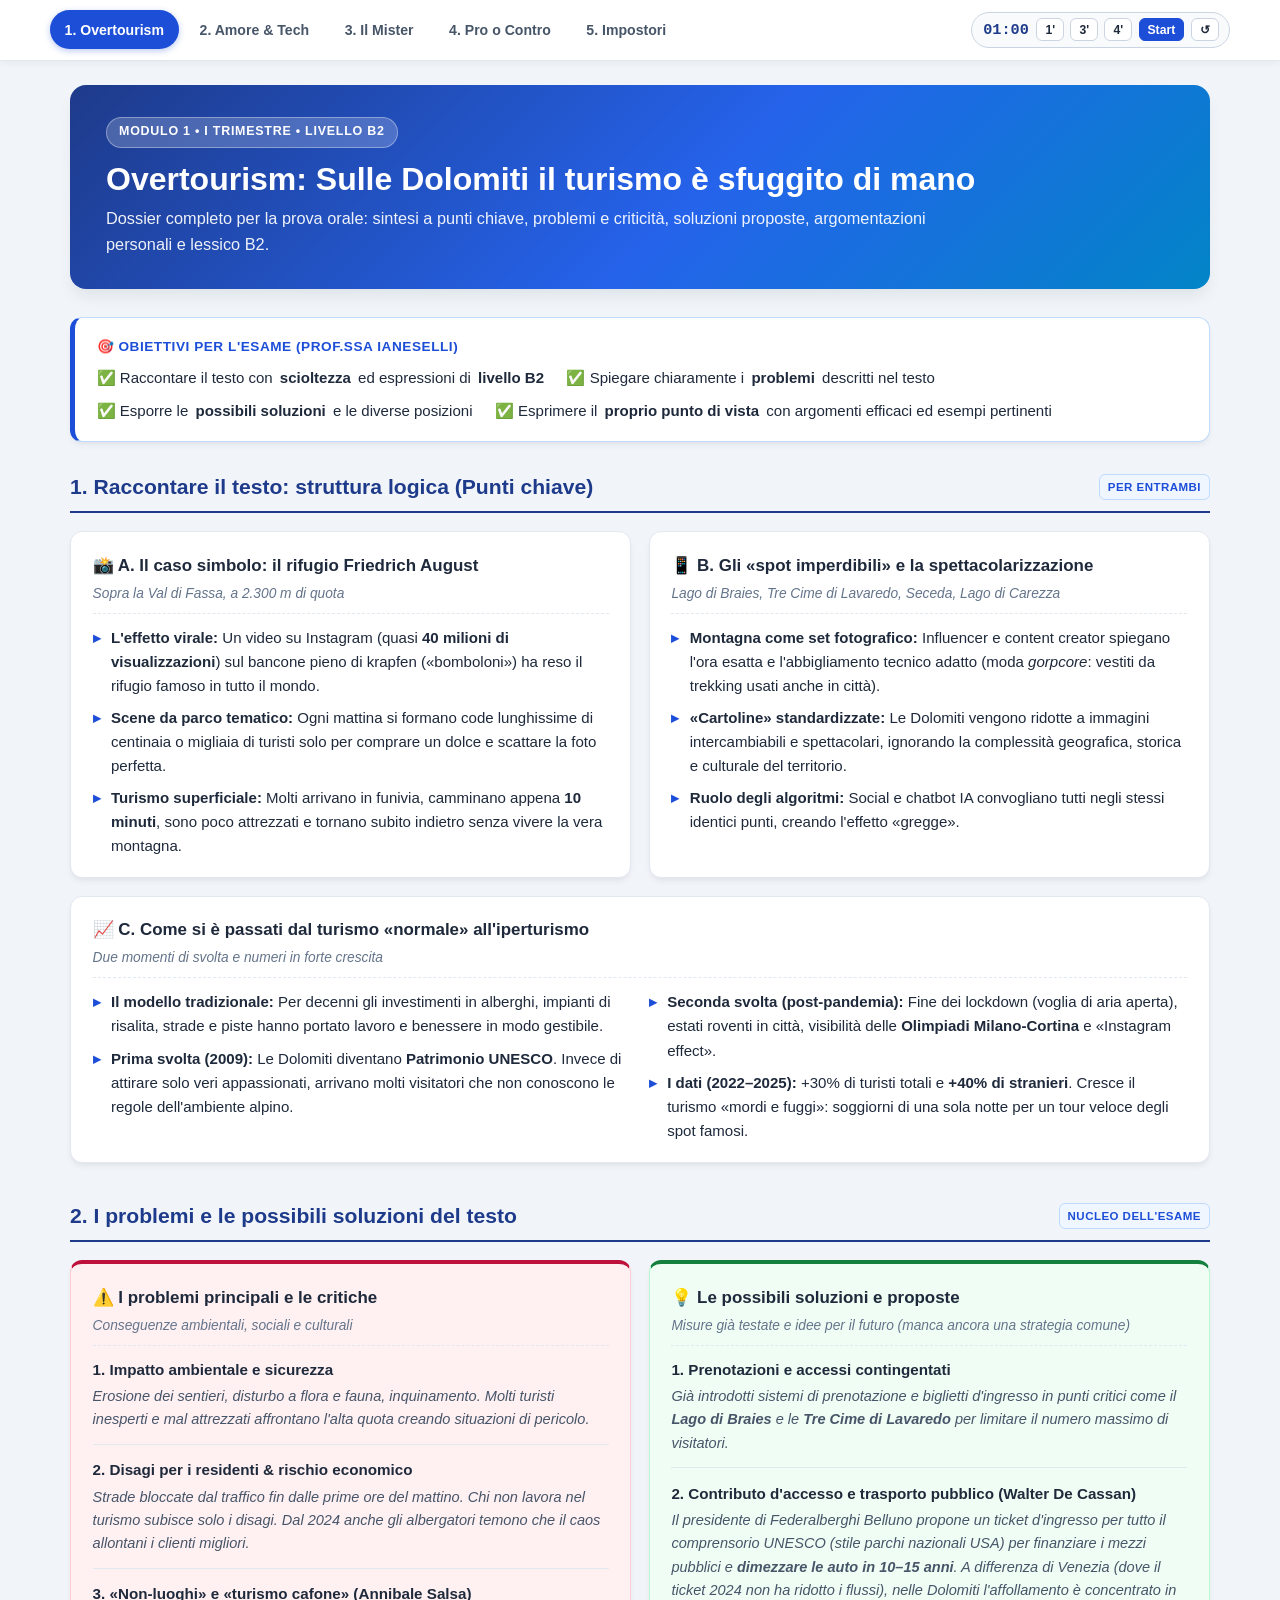
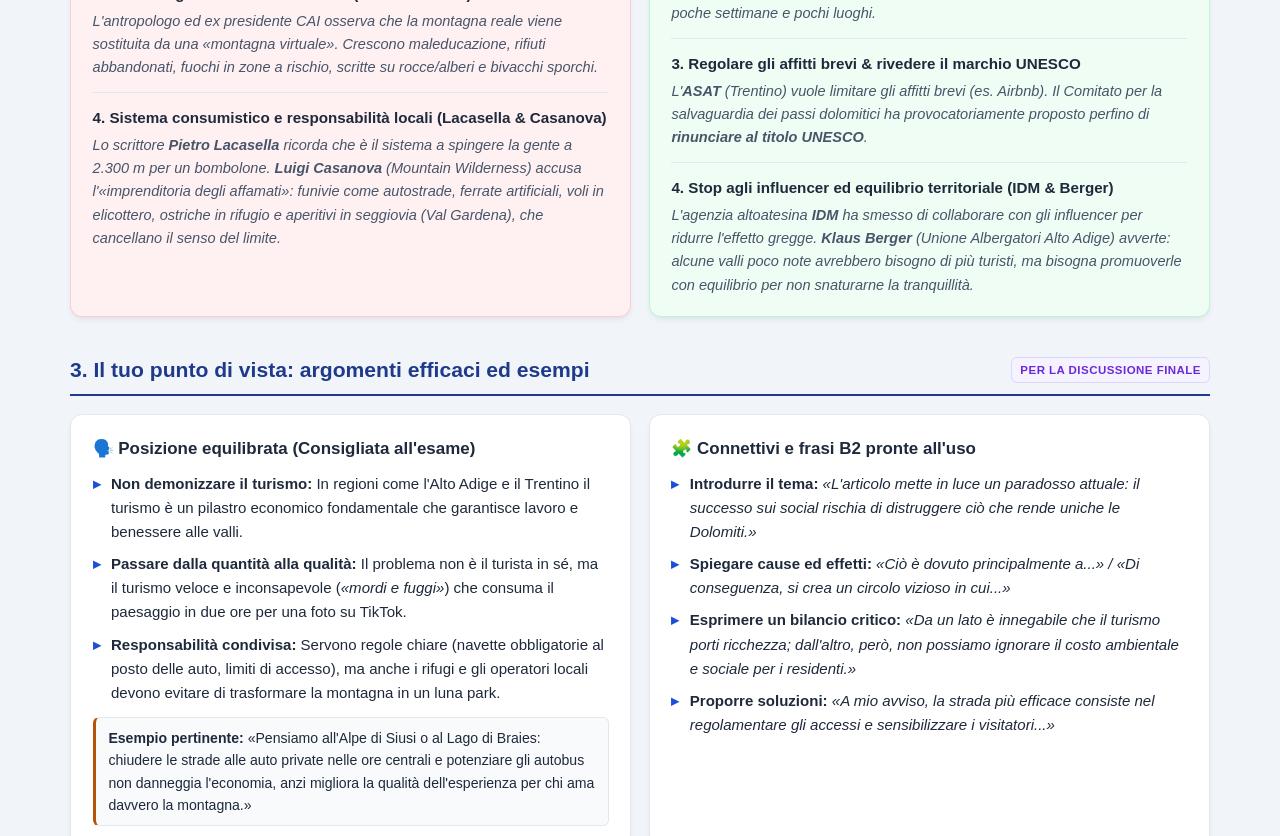
<file: index.html>
<!DOCTYPE html>
<html lang="it">
<head>
  <meta charset="UTF-8">
  <meta http-equiv="refresh" content="0; url=1-overtourism.html">
  <title>Esame Orale Italiano</title>
</head>
<body>
  <p>Caricamento... <a href="1-overtourism.html">Clicca qui per aprire il Modulo 1</a>.</p>
</body>
</html>
</file>
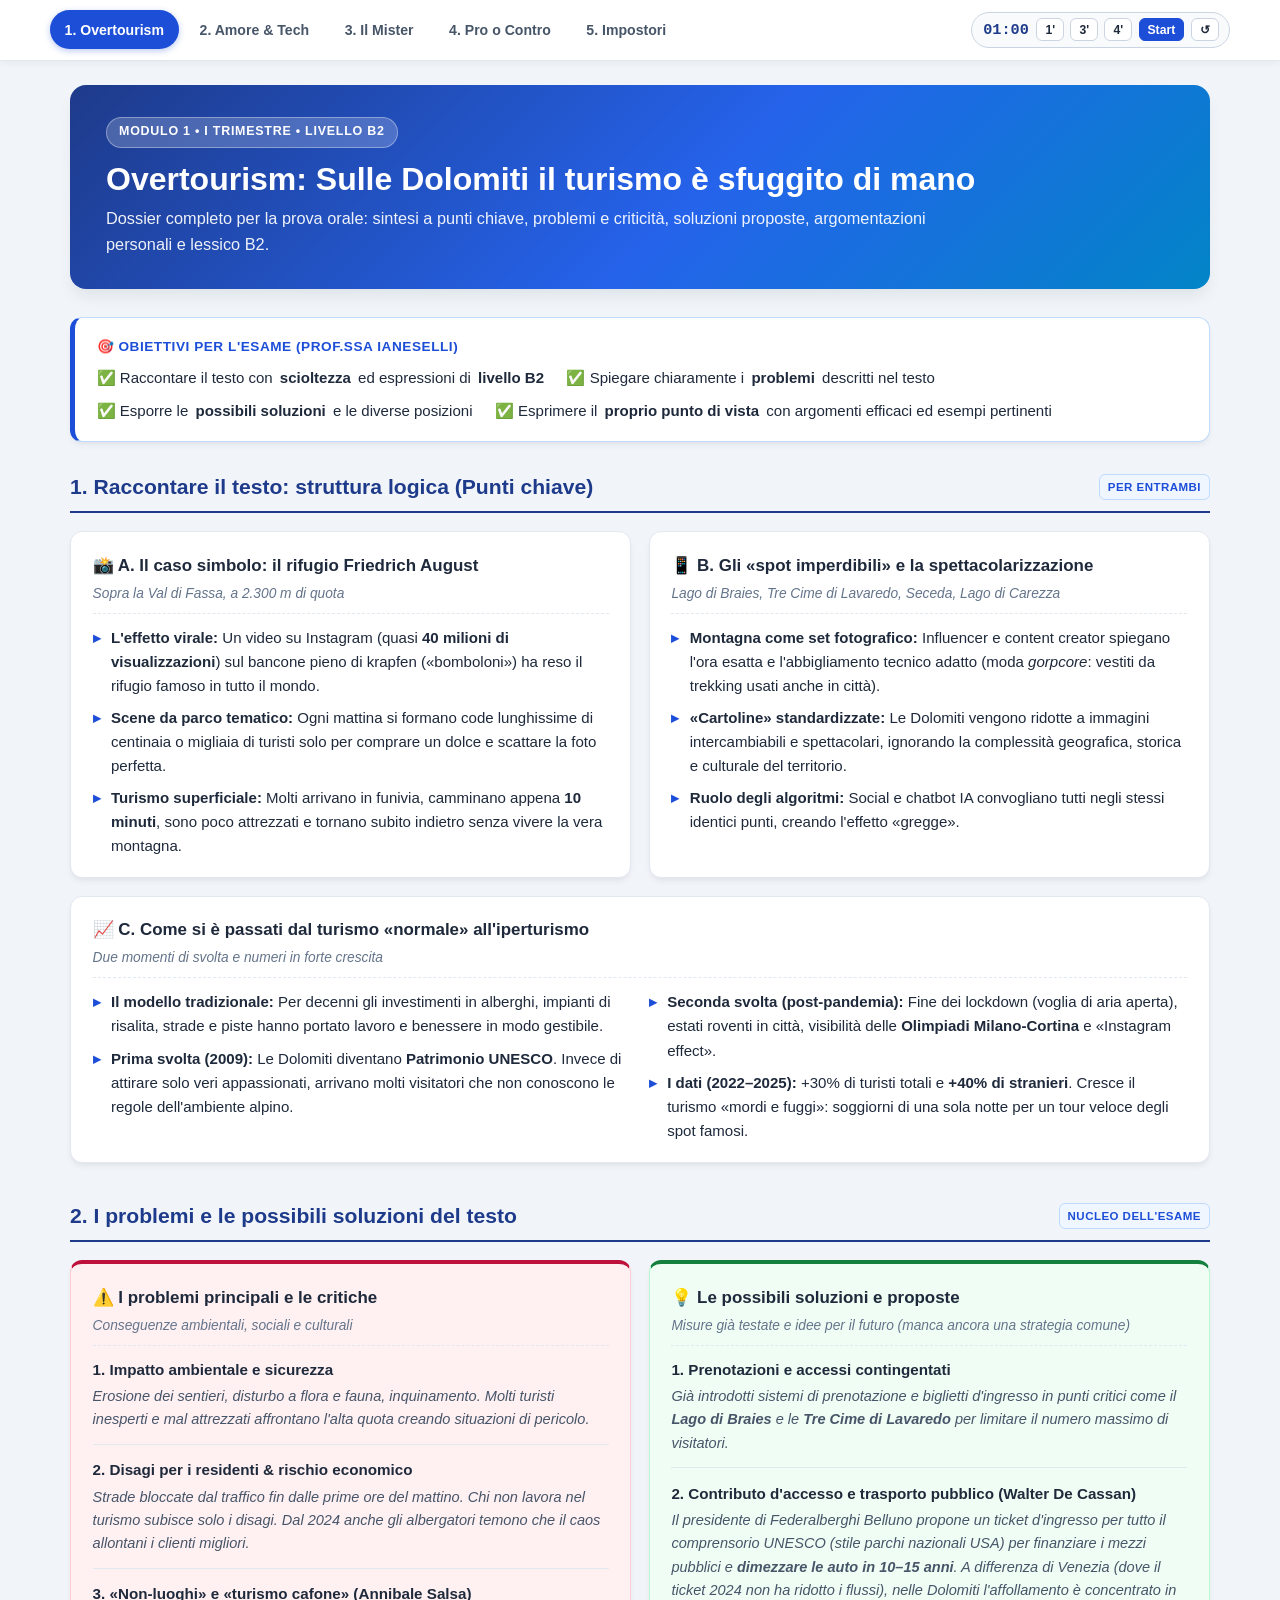
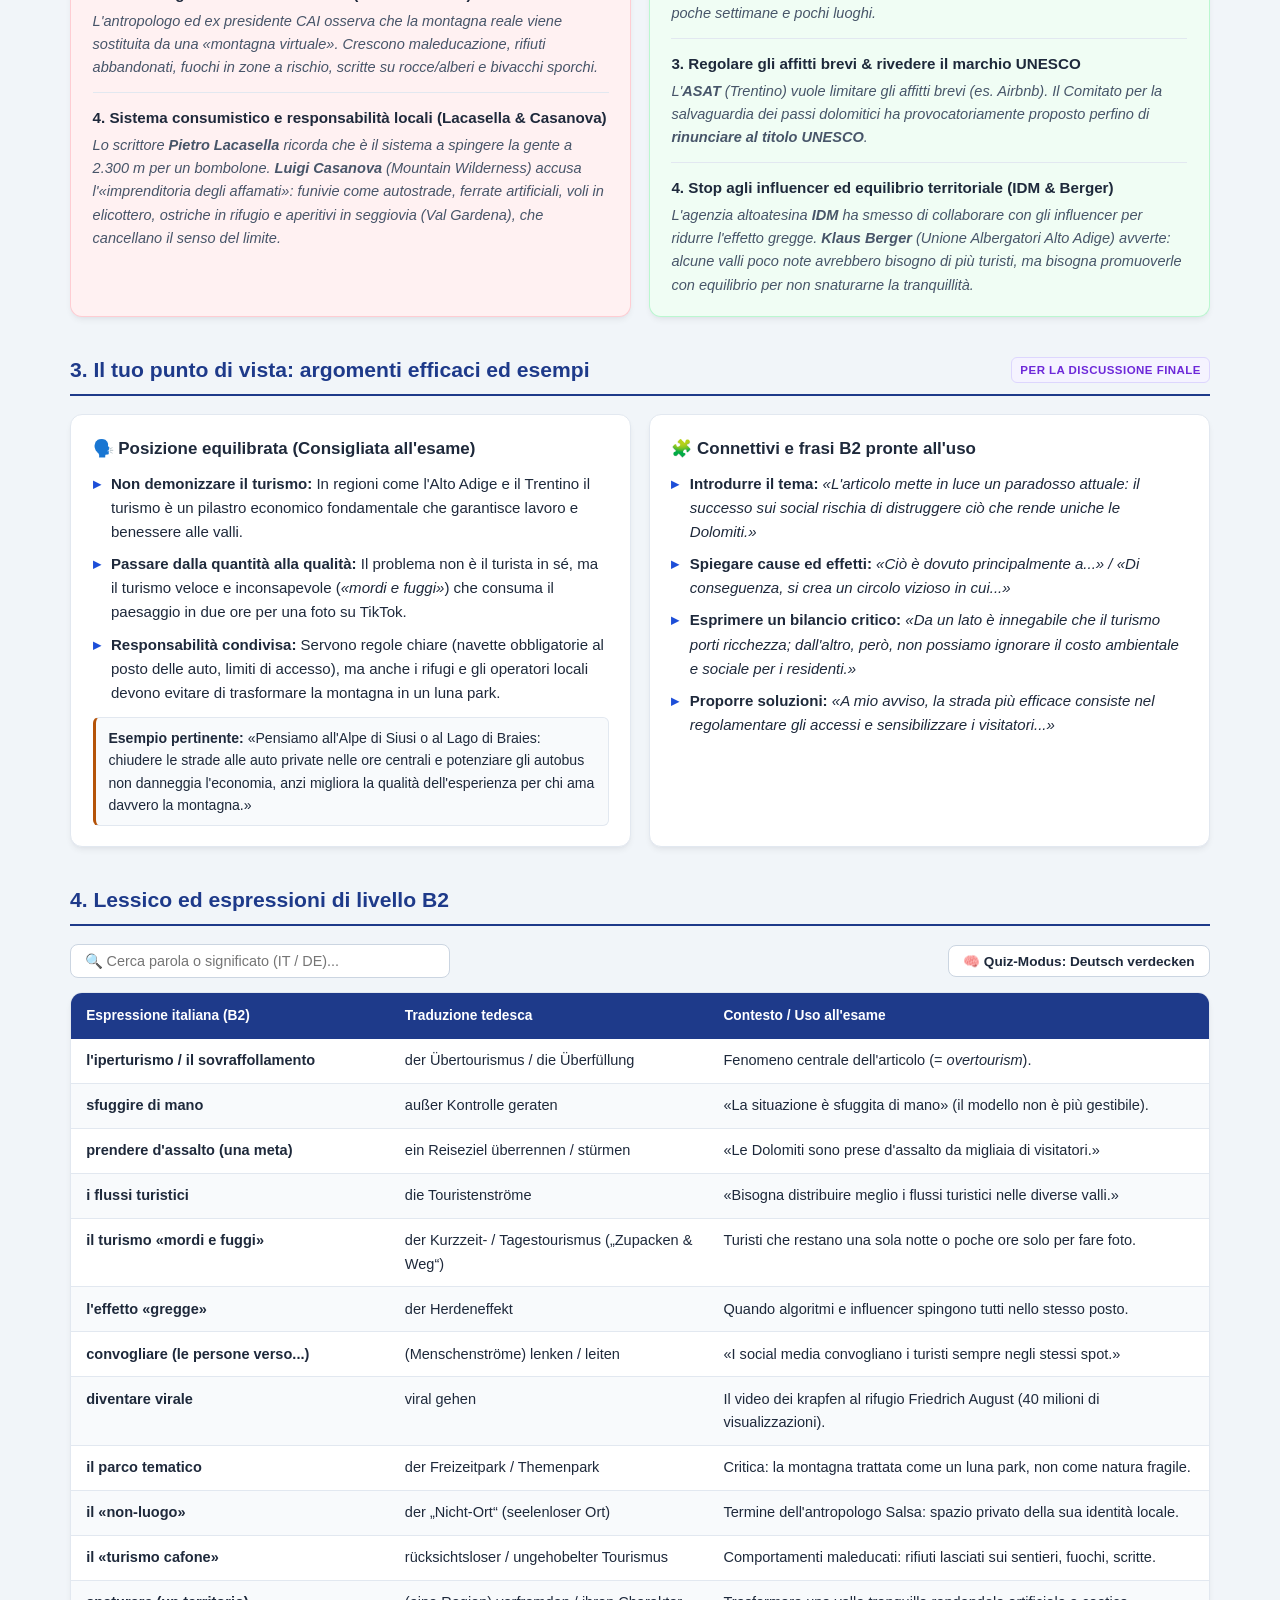
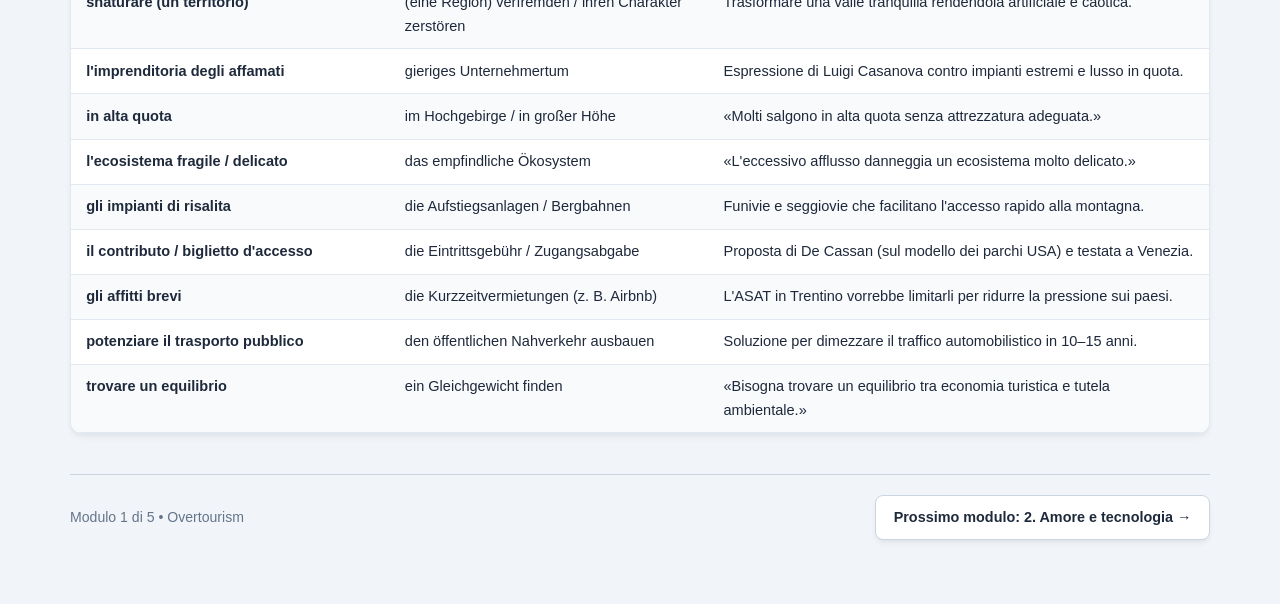
<file: 1-overtourism.html>
<!DOCTYPE html>
<html lang="it">
<head>
  <meta charset="UTF-8">
  <meta name="viewport" content="width=device-width, initial-scale=1.0">
  <title>1. Overtourism • Esame Orale Italiano</title>
  <link rel="stylesheet" href="style.css">
  <script src="app.js" defer></script>
</head>
<body>

  <!-- TOP NAVIGATION -->
  <header class="topbar">
    <div class="topbar-inner">
      <nav class="nav-links" aria-label="Moduli esame">
        <a href="1-overtourism.html" class="nav-link active">1. Overtourism</a>
        <a href="2-amore-tecnologia.html" class="nav-link">2. Amore &amp; Tech</a>
        <a href="3-il-mister.html" class="nav-link">3. Il Mister</a>
        <a href="4-pro-o-contro.html" class="nav-link">4. Pro o Contro</a>
        <a href="5-impostori.html" class="nav-link">5. Impostori</a>
      </nav>

      <div class="timer-widget" title="Prüfungs-Timer zum Üben">
        <span class="timer-display" id="timer-display">01:00</span>
        <button class="timer-btn" data-time="60">1'</button>
        <button class="timer-btn" data-time="180">3'</button>
        <button class="timer-btn" data-time="240">4'</button>
        <button class="timer-btn primary" id="timer-start">Start</button>
        <button class="timer-btn" id="timer-reset">↺</button>
      </div>
    </div>
  </header>

  <main class="container">

    <!-- HERO BANNER -->
    <section class="hero">
      <span class="hero-tag">Modulo 1 • I Trimestre • Livello B2</span>
      <h1>Overtourism: Sulle Dolomiti il turismo è sfuggito di mano</h1>
      <p>Dossier completo per la prova orale: sintesi a punti chiave, problemi e criticità, soluzioni proposte, argomentazioni personali e lessico B2.</p>
    </section>

    <!-- CHECKLISTE PRÜFUNGSANFORDERUNGEN -->
    <section class="checklist-box">
      <div class="checklist-title">🎯 Obiettivi per l'esame (Prof.ssa Ianeselli)</div>
      <ul class="checklist-items">
        <li>✅ Raccontare il testo con <strong>scioltezza</strong> ed espressioni di <strong>livello B2</strong></li>
        <li>✅ Spiegare chiaramente i <strong>problemi</strong> descritti nel testo</li>
        <li>✅ Esporre le <strong>possibili soluzioni</strong> e le diverse posizioni</li>
        <li>✅ Esprimere il <strong>proprio punto di vista</strong> con argomenti efficaci ed esempi pertinenti</li>
      </ul>
    </section>

    <!-- 1. NACHERZÄHLUNG IN ETAPPEN -->
    <section class="section">
      <div class="section-header">
        <h2>1. Raccontare il testo: struttura logica (Punti chiave)</h2>
        <span class="badge badge-b2">Per entrambi</span>
      </div>

      <div class="grid-2">
        <article class="card">
          <div class="card-title">📸 A. Il caso simbolo: il rifugio Friedrich August</div>
          <div class="card-sub">Sopra la Val di Fassa, a 2.300 m di quota</div>
          <ul class="bullet-list">
            <li><strong>L'effetto virale:</strong> Un video su Instagram (quasi <strong>40 milioni di visualizzazioni</strong>) sul bancone pieno di krapfen («bomboloni») ha reso il rifugio famoso in tutto il mondo.</li>
            <li><strong>Scene da parco tematico:</strong> Ogni mattina si formano code lunghissime di centinaia o migliaia di turisti solo per comprare un dolce e scattare la foto perfetta.</li>
            <li><strong>Turismo superficiale:</strong> Molti arrivano in funivia, camminano appena <strong>10 minuti</strong>, sono poco attrezzati e tornano subito indietro senza vivere la vera montagna.</li>
          </ul>
        </article>

        <article class="card">
          <div class="card-title">📱 B. Gli «spot imperdibili» e la spettacolarizzazione</div>
          <div class="card-sub">Lago di Braies, Tre Cime di Lavaredo, Seceda, Lago di Carezza</div>
          <ul class="bullet-list">
            <li><strong>Montagna come set fotografico:</strong> Influencer e content creator spiegano l'ora esatta e l'abbigliamento tecnico adatto (moda <em>gorpcore</em>: vestiti da trekking usati anche in città).</li>
            <li><strong>«Cartoline» standardizzate:</strong> Le Dolomiti vengono ridotte a immagini intercambiabili e spettacolari, ignorando la complessità geografica, storica e culturale del territorio.</li>
            <li><strong>Ruolo degli algoritmi:</strong> Social e chatbot IA convogliano tutti negli stessi identici punti, creando l'effetto «gregge».</li>
          </ul>
        </article>

        <article class="card span-2">
          <div class="card-title">📈 C. Come si è passati dal turismo «normale» all'iperturismo</div>
          <div class="card-sub">Due momenti di svolta e numeri in forte crescita</div>
          <div class="grid-2" style="margin-top: 0.5rem;">
            <ul class="bullet-list">
              <li><strong>Il modello tradizionale:</strong> Per decenni gli investimenti in alberghi, impianti di risalita, strade e piste hanno portato lavoro e benessere in modo gestibile.</li>
              <li><strong>Prima svolta (2009):</strong> Le Dolomiti diventano <strong>Patrimonio UNESCO</strong>. Invece di attirare solo veri appassionati, arrivano molti visitatori che non conoscono le regole dell'ambiente alpino.</li>
            </ul>
            <ul class="bullet-list">
              <li><strong>Seconda svolta (post-pandemia):</strong> Fine dei lockdown (voglia di aria aperta), estati roventi in città, visibilità delle <strong>Olimpiadi Milano-Cortina</strong> e «Instagram effect».</li>
              <li><strong>I dati (2022–2025):</strong> +30% di turisti totali e <strong>+40% di stranieri</strong>. Cresce il turismo «mordi e fuggi»: soggiorni di una sola notte per un tour veloce degli spot famosi.</li>
            </ul>
          </div>
        </article>
      </div>
    </section>

    <!-- 2. PROBLEME UND LÖSUNGEN -->
    <section class="section">
      <div class="section-header">
        <h2>2. I problemi e le possibili soluzioni del testo</h2>
        <span class="badge badge-b2">Nucleo dell'esame</span>
      </div>

      <div class="grid-2">
        <!-- PROBLEME -->
        <article class="card card-contra">
          <div class="card-title">⚠️ I problemi principali e le critiche</div>
          <div class="card-sub">Conseguenze ambientali, sociali e culturali</div>

          <div class="arg-item">
            <div class="arg-heading">1. Impatto ambientale e sicurezza</div>
            <p class="arg-quote">Erosione dei sentieri, disturbo a flora e fauna, inquinamento. Molti turisti inesperti e mal attrezzati affrontano l'alta quota creando situazioni di pericolo.</p>
          </div>

          <div class="arg-item">
            <div class="arg-heading">2. Disagi per i residenti &amp; rischio economico</div>
            <p class="arg-quote">Strade bloccate dal traffico fin dalle prime ore del mattino. Chi non lavora nel turismo subisce solo i disagi. Dal 2024 anche gli albergatori temono che il caos allontani i clienti migliori.</p>
          </div>

          <div class="arg-item">
            <div class="arg-heading">3. «Non-luoghi» e «turismo cafone» (Annibale Salsa)</div>
            <p class="arg-quote">L'antropologo ed ex presidente CAI osserva che la montagna reale viene sostituita da una «montagna virtuale». Crescono maleducazione, rifiuti abbandonati, fuochi in zone a rischio, scritte su rocce/alberi e bivacchi sporchi.</p>
          </div>

          <div class="arg-item">
            <div class="arg-heading">4. Sistema consumistico e responsabilità locali (Lacasella &amp; Casanova)</div>
            <p class="arg-quote">Lo scrittore <strong>Pietro Lacasella</strong> ricorda che è il sistema a spingere la gente a 2.300 m per un bombolone. <strong>Luigi Casanova</strong> (Mountain Wilderness) accusa l'«imprenditoria degli affamati»: funivie come autostrade, ferrate artificiali, voli in elicottero, ostriche in rifugio e aperitivi in seggiovia (Val Gardena), che cancellano il senso del limite.</p>
          </div>
        </article>

        <!-- LÖSUNGEN -->
        <article class="card card-pro">
          <div class="card-title">💡 Le possibili soluzioni e proposte</div>
          <div class="card-sub">Misure già testate e idee per il futuro (manca ancora una strategia comune)</div>

          <div class="arg-item">
            <div class="arg-heading">1. Prenotazioni e accessi contingentati</div>
            <p class="arg-quote">Già introdotti sistemi di prenotazione e biglietti d'ingresso in punti critici come il <strong>Lago di Braies</strong> e le <strong>Tre Cime di Lavaredo</strong> per limitare il numero massimo di visitatori.</p>
          </div>

          <div class="arg-item">
            <div class="arg-heading">2. Contributo d'accesso e trasporto pubblico (Walter De Cassan)</div>
            <p class="arg-quote">Il presidente di Federalberghi Belluno propone un ticket d'ingresso per tutto il comprensorio UNESCO (stile parchi nazionali USA) per finanziare i mezzi pubblici e <strong>dimezzare le auto in 10–15 anni</strong>. A differenza di Venezia (dove il ticket 2024 non ha ridotto i flussi), nelle Dolomiti l'affollamento è concentrato in poche settimane e pochi luoghi.</p>
          </div>

          <div class="arg-item">
            <div class="arg-heading">3. Regolare gli affitti brevi &amp; rivedere il marchio UNESCO</div>
            <p class="arg-quote">L'<strong>ASAT</strong> (Trentino) vuole limitare gli affitti brevi (es. Airbnb). Il Comitato per la salvaguardia dei passi dolomitici ha provocatoriamente proposto perfino di <strong>rinunciare al titolo UNESCO</strong>.</p>
          </div>

          <div class="arg-item">
            <div class="arg-heading">4. Stop agli influencer ed equilibrio territoriale (IDM &amp; Berger)</div>
            <p class="arg-quote">L'agenzia altoatesina <strong>IDM</strong> ha smesso di collaborare con gli influencer per ridurre l'effetto gregge. <strong>Klaus Berger</strong> (Unione Albergatori Alto Adige) avverte: alcune valli poco note avrebbero bisogno di più turisti, ma bisogna promuoverle con equilibrio per non snaturarne la tranquillità.</p>
          </div>
        </article>
      </div>
    </section>

    <!-- 3. EIGENE MEINUNG & KONKRETE BEISPIELE -->
    <section class="section">
      <div class="section-header">
        <h2>3. Il tuo punto di vista: argomenti efficaci ed esempi</h2>
        <span class="badge badge-both">Per la discussione finale</span>
      </div>

      <div class="grid-2">
        <article class="card">
          <div class="card-title">🗣️ Posizione equilibrata (Consigliata all'esame)</div>
          <ul class="bullet-list">
            <li><strong>Non demonizzare il turismo:</strong> In regioni come l'Alto Adige e il Trentino il turismo è un pilastro economico fondamentale che garantisce lavoro e benessere alle valli.</li>
            <li><strong>Passare dalla quantità alla qualità:</strong> Il problema non è il turista in sé, ma il turismo veloce e inconsapevole (<em>«mordi e fuggi»</em>) che consuma il paesaggio in due ore per una foto su TikTok.</li>
            <li><strong>Responsabilità condivisa:</strong> Servono regole chiare (navette obbligatorie al posto delle auto, limiti di accesso), ma anche i rifugi e gli operatori locali devono evitare di trasformare la montagna in un luna park.</li>
          </ul>
          <div class="example-pill">
            <strong>Esempio pertinente:</strong> «Pensiamo all'Alpe di Siusi o al Lago di Braies: chiudere le strade alle auto private nelle ore centrali e potenziare gli autobus non danneggia l'economia, anzi migliora la qualità dell'esperienza per chi ama davvero la montagna.»
          </div>
        </article>

        <article class="card">
          <div class="card-title">🧩 Connettivi e frasi B2 pronte all'uso</div>
          <ul class="bullet-list">
            <li><strong>Introdurre il tema:</strong> <em>«L'articolo mette in luce un paradosso attuale: il successo sui social rischia di distruggere ciò che rende uniche le Dolomiti.»</em></li>
            <li><strong>Spiegare cause ed effetti:</strong> <em>«Ciò è dovuto principalmente a...» / «Di conseguenza, si crea un circolo vizioso in cui...»</em></li>
            <li><strong>Esprimere un bilancio critico:</strong> <em>«Da un lato è innegabile che il turismo porti ricchezza; dall'altro, però, non possiamo ignorare il costo ambientale e sociale per i residenti.»</em></li>
            <li><strong>Proporre soluzioni:</strong> <em>«A mio avviso, la strada più efficace consiste nel regolamentare gli accessi e sensibilizzare i visitatori...»</em></li>
          </ul>
        </article>
      </div>
    </section>

    <!-- 4. VOKABELLISTE B2 -->
    <section class="section">
      <div class="section-header">
        <h2>4. Lessico ed espressioni di livello B2</h2>
      </div>

      <div class="toolbar">
        <input type="text" class="search-input" placeholder="🔍 Cerca parola o significato (IT / DE)..." data-search-target="#vocab-overtourism tbody tr">
        <button class="btn-outline" id="quiz-toggle">🧠 Quiz-Modus: Deutsch verdecken</button>
      </div>

      <div class="table-wrap" id="vocab-table-wrap">
        <table class="vocab-table" id="vocab-overtourism">
          <thead>
            <tr>
              <th style="width: 28%;">Espressione italiana (B2)</th>
              <th style="width: 28%;">Traduzione tedesca</th>
              <th style="width: 44%;">Contesto / Uso all'esame</th>
            </tr>
          </thead>
          <tbody>
            <tr>
              <td class="vocab-it">l'iperturismo / il sovraffollamento</td>
              <td class="vocab-de">der Übertourismus / die Überfüllung</td>
              <td>Fenomeno centrale dell'articolo (= <em>overtourism</em>).</td>
            </tr>
            <tr>
              <td class="vocab-it">sfuggire di mano</td>
              <td class="vocab-de">außer Kontrolle geraten</td>
              <td>«La situazione è sfuggita di mano» (il modello non è più gestibile).</td>
            </tr>
            <tr>
              <td class="vocab-it">prendere d'assalto (una meta)</td>
              <td class="vocab-de">ein Reiseziel überrennen / stürmen</td>
              <td>«Le Dolomiti sono prese d'assalto da migliaia di visitatori.»</td>
            </tr>
            <tr>
              <td class="vocab-it">i flussi turistici</td>
              <td class="vocab-de">die Touristenströme</td>
              <td>«Bisogna distribuire meglio i flussi turistici nelle diverse valli.»</td>
            </tr>
            <tr>
              <td class="vocab-it">il turismo «mordi e fuggi»</td>
              <td class="vocab-de">der Kurzzeit- / Tagestourismus („Zupacken &amp; Weg“)</td>
              <td>Turisti che restano una sola notte o poche ore solo per fare foto.</td>
            </tr>
            <tr>
              <td class="vocab-it">l'effetto «gregge»</td>
              <td class="vocab-de">der Herdeneffekt</td>
              <td>Quando algoritmi e influencer spingono tutti nello stesso posto.</td>
            </tr>
            <tr>
              <td class="vocab-it">convogliare (le persone verso...)</td>
              <td class="vocab-de">(Menschenströme) lenken / leiten</td>
              <td>«I social media convogliano i turisti sempre negli stessi spot.»</td>
            </tr>
            <tr>
              <td class="vocab-it">diventare virale</td>
              <td class="vocab-de">viral gehen</td>
              <td>Il video dei krapfen al rifugio Friedrich August (40 milioni di visualizzazioni).</td>
            </tr>
            <tr>
              <td class="vocab-it">il parco tematico</td>
              <td class="vocab-de">der Freizeitpark / Themenpark</td>
              <td>Critica: la montagna trattata come un luna park, non come natura fragile.</td>
            </tr>
            <tr>
              <td class="vocab-it">il «non-luogo»</td>
              <td class="vocab-de">der „Nicht-Ort“ (seelenloser Ort)</td>
              <td>Termine dell'antropologo Salsa: spazio privato della sua identità locale.</td>
            </tr>
            <tr>
              <td class="vocab-it">il «turismo cafone»</td>
              <td class="vocab-de">rücksichtsloser / ungehobelter Tourismus</td>
              <td>Comportamenti maleducati: rifiuti lasciati sui sentieri, fuochi, scritte.</td>
            </tr>
            <tr>
              <td class="vocab-it">snaturare (un territorio)</td>
              <td class="vocab-de">(eine Region) verfremden / ihren Charakter zerstören</td>
              <td>Trasformare una valle tranquilla rendendola artificiale e caotica.</td>
            </tr>
            <tr>
              <td class="vocab-it">l'imprenditoria degli affamati</td>
              <td class="vocab-de">gieriges Unternehmertum</td>
              <td>Espressione di Luigi Casanova contro impianti estremi e lusso in quota.</td>
            </tr>
            <tr>
              <td class="vocab-it">in alta quota</td>
              <td class="vocab-de">im Hochgebirge / in großer Höhe</td>
              <td>«Molti salgono in alta quota senza attrezzatura adeguata.»</td>
            </tr>
            <tr>
              <td class="vocab-it">l'ecosistema fragile / delicato</td>
              <td class="vocab-de">das empfindliche Ökosystem</td>
              <td>«L'eccessivo afflusso danneggia un ecosistema molto delicato.»</td>
            </tr>
            <tr>
              <td class="vocab-it">gli impianti di risalita</td>
              <td class="vocab-de">die Aufstiegsanlagen / Bergbahnen</td>
              <td>Funivie e seggiovie che facilitano l'accesso rapido alla montagna.</td>
            </tr>
            <tr>
              <td class="vocab-it">il contributo / biglietto d'accesso</td>
              <td class="vocab-de">die Eintrittsgebühr / Zugangsabgabe</td>
              <td>Proposta di De Cassan (sul modello dei parchi USA) e testata a Venezia.</td>
            </tr>
            <tr>
              <td class="vocab-it">gli affitti brevi</td>
              <td class="vocab-de">die Kurzzeitvermietungen (z. B. Airbnb)</td>
              <td>L'ASAT in Trentino vorrebbe limitarli per ridurre la pressione sui paesi.</td>
            </tr>
            <tr>
              <td class="vocab-it">potenziare il trasporto pubblico</td>
              <td class="vocab-de">den öffentlichen Nahverkehr ausbauen</td>
              <td>Soluzione per dimezzare il traffico automobilistico in 10–15 anni.</td>
            </tr>
            <tr>
              <td class="vocab-it">trovare un equilibrio</td>
              <td class="vocab-de">ein Gleichgewicht finden</td>
              <td>«Bisogna trovare un equilibrio tra economia turistica e tutela ambientale.»</td>
            </tr>
          </tbody>
        </table>
      </div>
    </section>

    <!-- FOOTER NAVIGATION -->
    <footer class="page-footer">
      <span style="color: var(--text-light); font-size: 0.88rem;">Modulo 1 di 5 • Overtourism</span>
      <a href="2-amore-tecnologia.html" class="footer-btn">Prossimo modulo: 2. Amore e tecnologia →</a>
    </footer>

  </main>
</body>
</html>
</file>
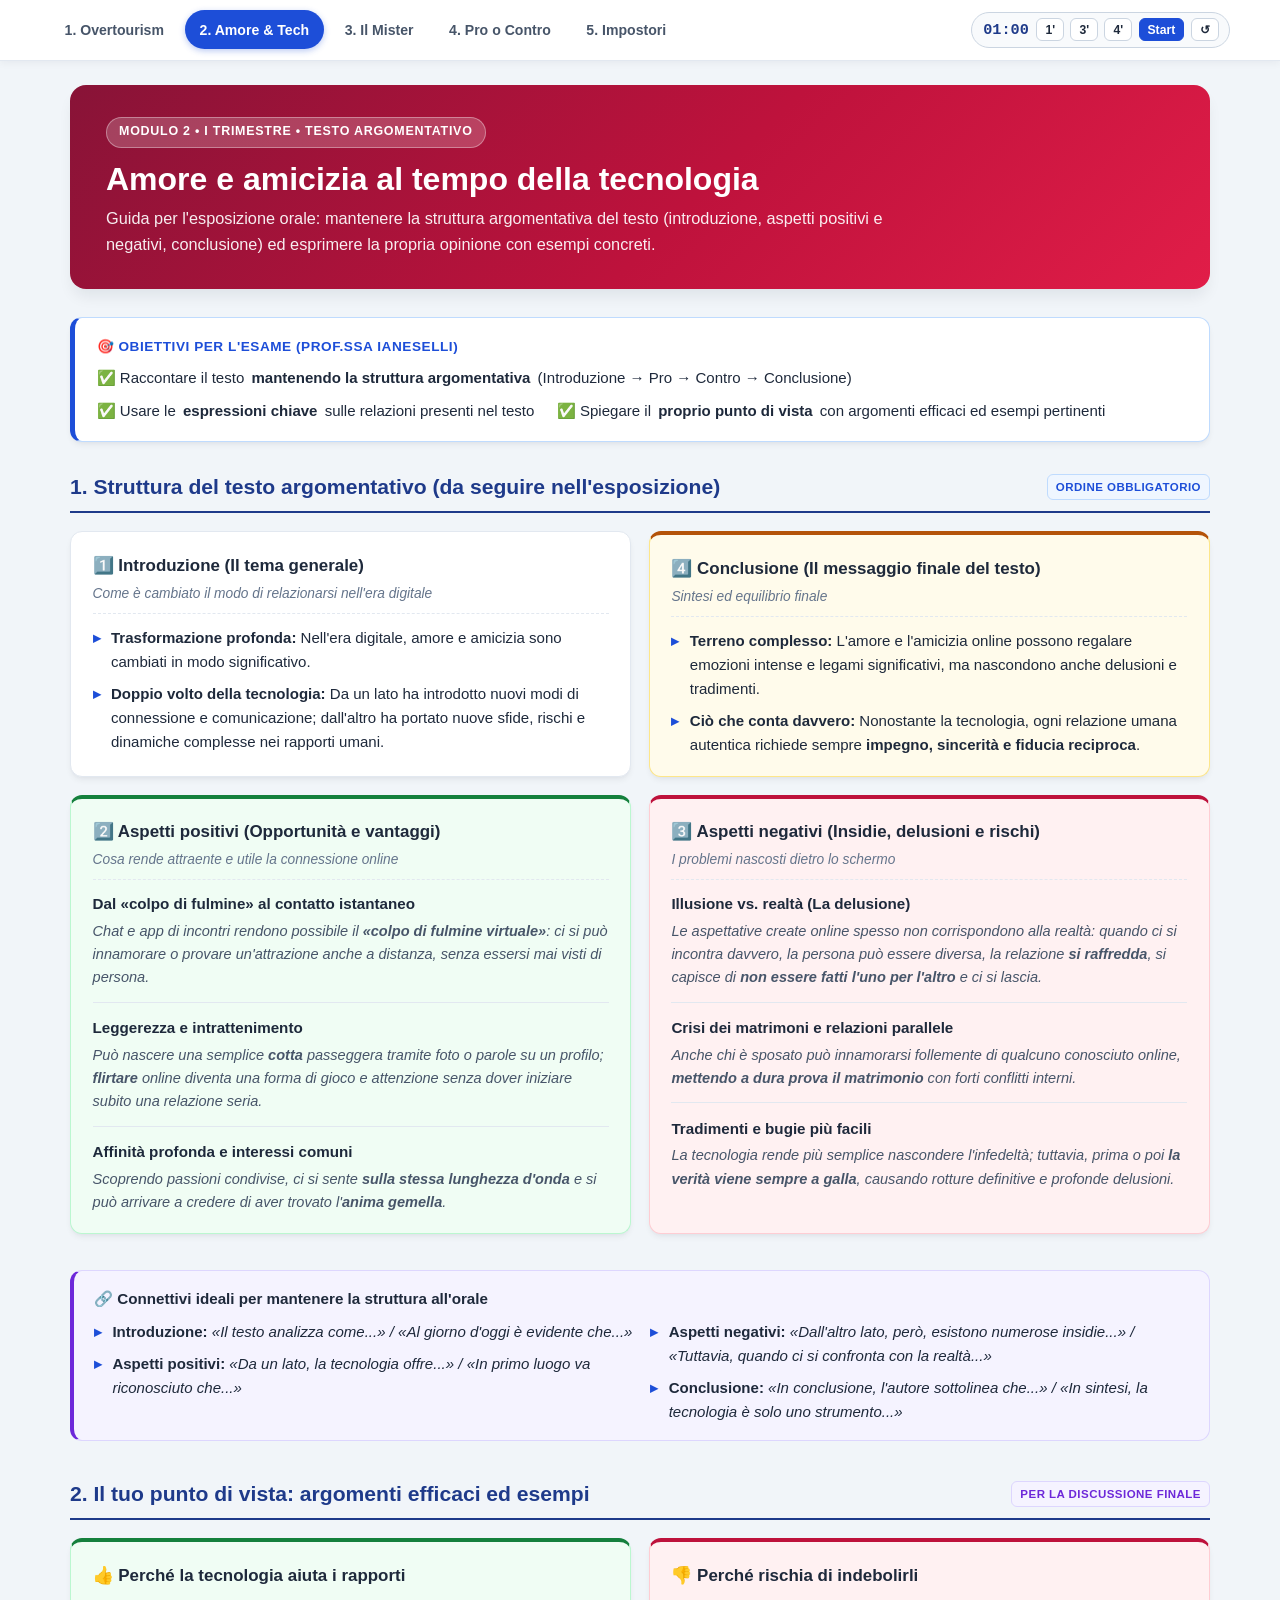
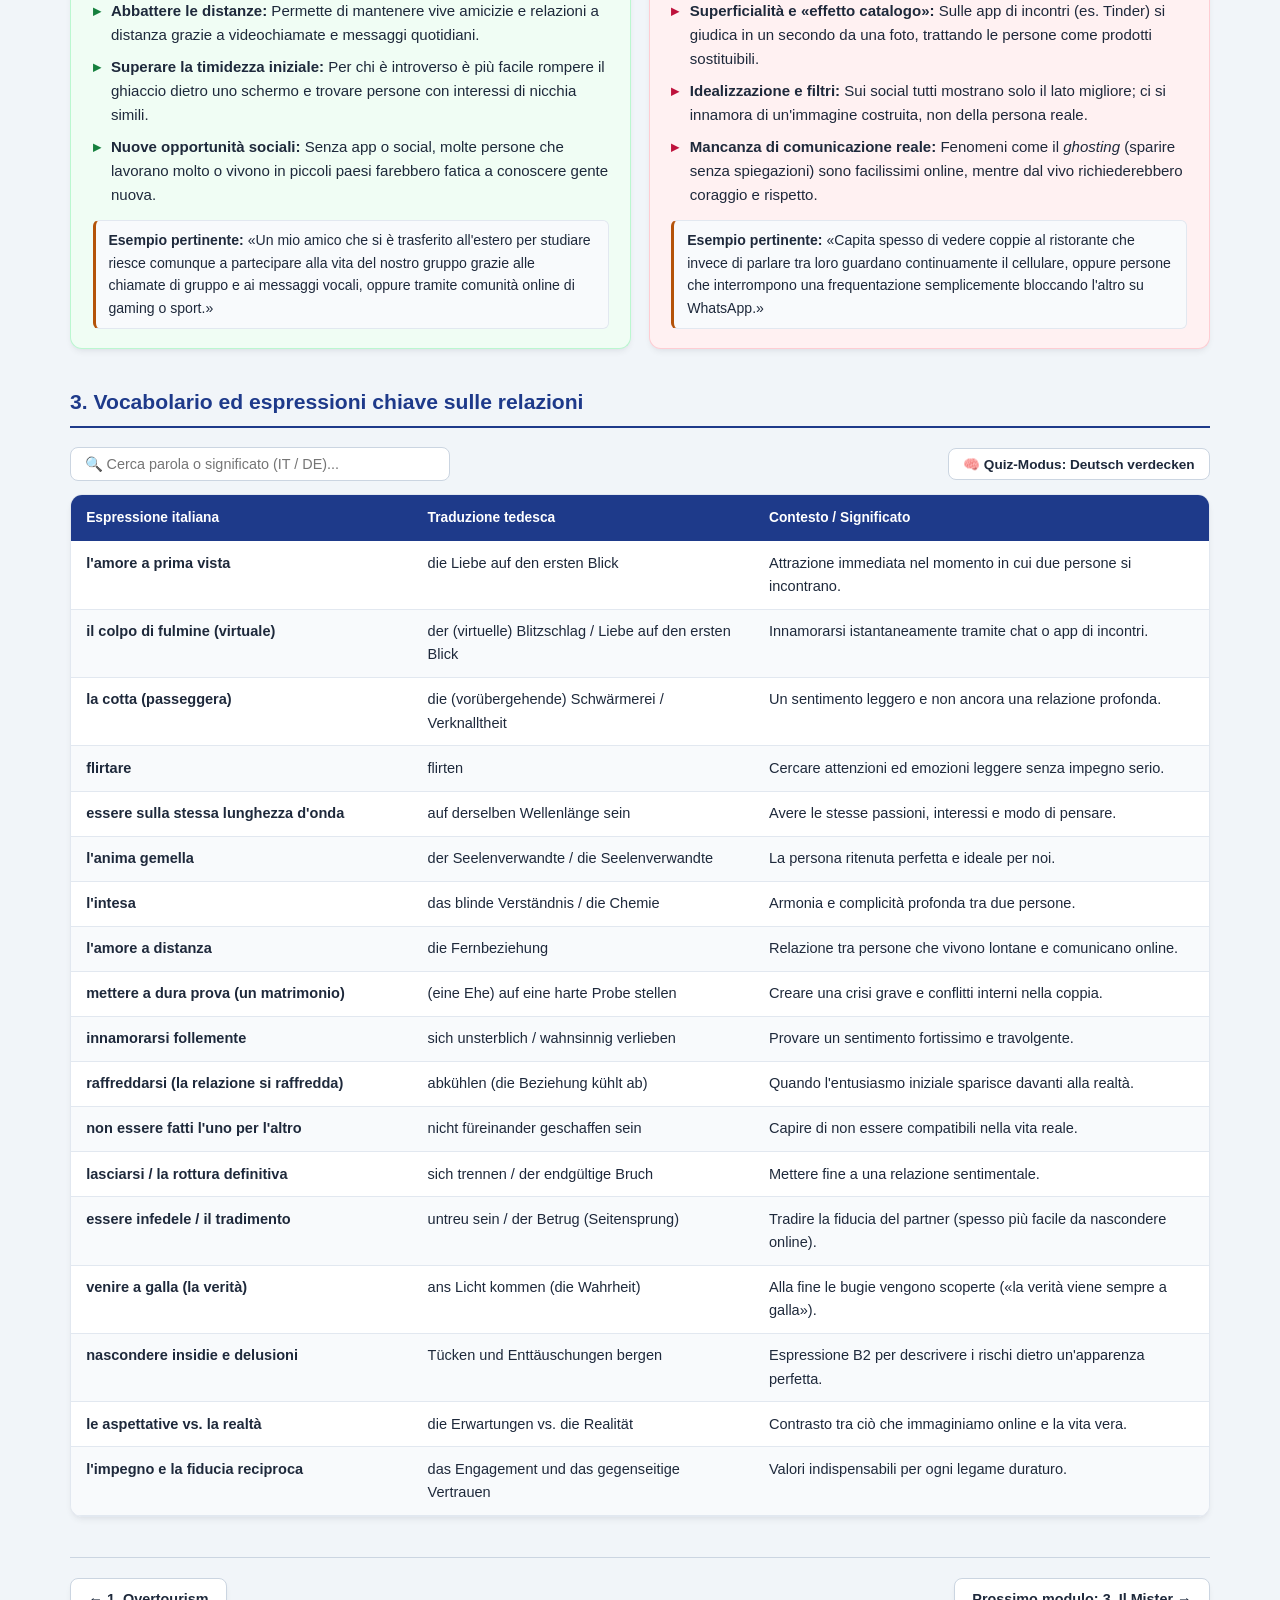
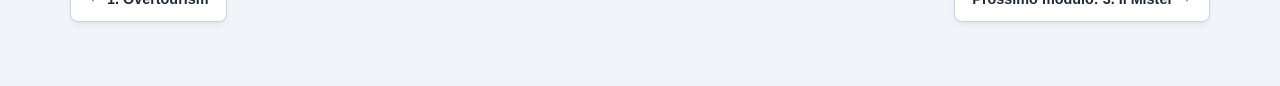
<file: 2-amore-tecnologia.html>
<!DOCTYPE html>
<html lang="it">
<head>
  <meta charset="UTF-8">
  <meta name="viewport" content="width=device-width, initial-scale=1.0">
  <title>2. Amore e amicizia • Esame Orale Italiano</title>
  <link rel="stylesheet" href="style.css">
  <script src="app.js" defer></script>
</head>
<body>

  <!-- TOP NAVIGATION -->
  <header class="topbar">
    <div class="topbar-inner">
      <nav class="nav-links" aria-label="Moduli esame">
        <a href="1-overtourism.html" class="nav-link">1. Overtourism</a>
        <a href="2-amore-tecnologia.html" class="nav-link active">2. Amore &amp; Tech</a>
        <a href="3-il-mister.html" class="nav-link">3. Il Mister</a>
        <a href="4-pro-o-contro.html" class="nav-link">4. Pro o Contro</a>
        <a href="5-impostori.html" class="nav-link">5. Impostori</a>
      </nav>

      <div class="timer-widget" title="Prüfungs-Timer zum Üben">
        <span class="timer-display" id="timer-display">01:00</span>
        <button class="timer-btn" data-time="60">1'</button>
        <button class="timer-btn" data-time="180">3'</button>
        <button class="timer-btn" data-time="240">4'</button>
        <button class="timer-btn primary" id="timer-start">Start</button>
        <button class="timer-btn" id="timer-reset">↺</button>
      </div>
    </div>
  </header>

  <main class="container">

    <!-- HERO BANNER -->
    <section class="hero hero-rose">
      <span class="hero-tag">Modulo 2 • I Trimestre • Testo Argomentativo</span>
      <h1>Amore e amicizia al tempo della tecnologia</h1>
      <p>Guida per l'esposizione orale: mantenere la struttura argomentativa del testo (introduzione, aspetti positivi e negativi, conclusione) ed esprimere la propria opinione con esempi concreti.</p>
    </section>

    <!-- CHECKLISTE PRÜFUNGSANFORDERUNGEN -->
    <section class="checklist-box">
      <div class="checklist-title">🎯 Obiettivi per l'esame (Prof.ssa Ianeselli)</div>
      <ul class="checklist-items">
        <li>✅ Raccontare il testo <strong>mantenendo la struttura argomentativa</strong> (Introduzione → Pro → Contro → Conclusione)</li>
        <li>✅ Usare le <strong>espressioni chiave</strong> sulle relazioni presenti nel testo</li>
        <li>✅ Spiegare il <strong>proprio punto di vista</strong> con argomenti efficaci ed esempi pertinenti</li>
      </ul>
    </section>

    <!-- 1. STRUKTUR DES ARGUMENTATIVEN TEXTES -->
    <section class="section">
      <div class="section-header">
        <h2>1. Struttura del testo argomentativo (da seguire nell'esposizione)</h2>
        <span class="badge badge-b2">Ordine obbligatorio</span>
      </div>

      <div class="grid-2">
        <!-- INTRO -->
        <article class="card">
          <div class="card-title">1️⃣ Introduzione (Il tema generale)</div>
          <div class="card-sub">Come è cambiato il modo di relazionarsi nell'era digitale</div>
          <ul class="bullet-list">
            <li><strong>Trasformazione profonda:</strong> Nell'era digitale, amore e amicizia sono cambiati in modo significativo.</li>
            <li><strong>Doppio volto della tecnologia:</strong> Da un lato ha introdotto nuovi modi di connessione e comunicazione; dall'altro ha portato nuove sfide, rischi e dinamiche complesse nei rapporti umani.</li>
          </ul>
        </article>

        <!-- CONCLUSIONE -->
        <article class="card card-amber">
          <div class="card-title">4️⃣ Conclusione (Il messaggio finale del testo)</div>
          <div class="card-sub">Sintesi ed equilibrio finale</div>
          <ul class="bullet-list">
            <li><strong>Terreno complesso:</strong> L'amore e l'amicizia online possono regalare emozioni intense e legami significativi, ma nascondono anche delusioni e tradimenti.</li>
            <li><strong>Ciò che conta davvero:</strong> Nonostante la tecnologia, ogni relazione umana autentica richiede sempre <strong>impegno, sincerità e fiducia reciproca</strong>.</li>
          </ul>
        </article>

        <!-- PRO -->
        <article class="card card-pro">
          <div class="card-title">2️⃣ Aspetti positivi (Opportunità e vantaggi)</div>
          <div class="card-sub">Cosa rende attraente e utile la connessione online</div>

          <div class="arg-item">
            <div class="arg-heading">Dal «colpo di fulmine» al contatto istantaneo</div>
            <p class="arg-quote">Chat e app di incontri rendono possibile il <strong>«colpo di fulmine virtuale»</strong>: ci si può innamorare o provare un'attrazione anche a distanza, senza essersi mai visti di persona.</p>
          </div>

          <div class="arg-item">
            <div class="arg-heading">Leggerezza e intrattenimento</div>
            <p class="arg-quote">Può nascere una semplice <strong>cotta</strong> passeggera tramite foto o parole su un profilo; <strong>flirtare</strong> online diventa una forma di gioco e attenzione senza dover iniziare subito una relazione seria.</p>
          </div>

          <div class="arg-item">
            <div class="arg-heading">Affinità profonda e interessi comuni</div>
            <p class="arg-quote">Scoprendo passioni condivise, ci si sente <strong>sulla stessa lunghezza d'onda</strong> e si può arrivare a credere di aver trovato l'<strong>anima gemella</strong>.</p>
          </div>
        </article>

        <!-- CONTRA -->
        <article class="card card-contra">
          <div class="card-title">3️⃣ Aspetti negativi (Insidie, delusioni e rischi)</div>
          <div class="card-sub">I problemi nascosti dietro lo schermo</div>

          <div class="arg-item">
            <div class="arg-heading">Illusione vs. realtà (La delusione)</div>
            <p class="arg-quote">Le aspettative create online spesso non corrispondono alla realtà: quando ci si incontra davvero, la persona può essere diversa, la relazione <strong>si raffredda</strong>, si capisce di <strong>non essere fatti l'uno per l'altro</strong> e ci si lascia.</p>
          </div>

          <div class="arg-item">
            <div class="arg-heading">Crisi dei matrimoni e relazioni parallele</div>
            <p class="arg-quote">Anche chi è sposato può innamorarsi follemente di qualcuno conosciuto online, <strong>mettendo a dura prova il matrimonio</strong> con forti conflitti interni.</p>
          </div>

          <div class="arg-item">
            <div class="arg-heading">Tradimenti e bugie più facili</div>
            <p class="arg-quote">La tecnologia rende più semplice nascondere l'infedeltà; tuttavia, prima o poi <strong>la verità viene sempre a galla</strong>, causando rotture definitive e profonde delusioni.</p>
          </div>
        </article>
      </div>
    </section>

    <!-- 2. CONNETTIVI FÜR ARGUMENTATIVEN TEXT -->
    <section class="section">
      <div class="callout callout-purple">
        <div class="callout-title">🔗 Connettivi ideali per mantenere la struttura all'orale</div>
        <div class="grid-2" style="margin-top: 0.5rem;">
          <ul class="bullet-list">
            <li><strong>Introduzione:</strong> <em>«Il testo analizza come...» / «Al giorno d'oggi è evidente che...»</em></li>
            <li><strong>Aspetti positivi:</strong> <em>«Da un lato, la tecnologia offre...» / «In primo luogo va riconosciuto che...»</em></li>
          </ul>
          <ul class="bullet-list">
            <li><strong>Aspetti negativi:</strong> <em>«Dall'altro lato, però, esistono numerose insidie...» / «Tuttavia, quando ci si confronta con la realtà...»</em></li>
            <li><strong>Conclusione:</strong> <em>«In conclusione, l'autore sottolinea che...» / «In sintesi, la tecnologia è solo uno strumento...»</em></li>
          </ul>
        </div>
      </div>
    </section>

    <!-- 3. EIGENE MEINUNG & BEISPIELE -->
    <section class="section">
      <div class="section-header">
        <h2>2. Il tuo punto di vista: argomenti efficaci ed esempi</h2>
        <span class="badge badge-both">Per la discussione finale</span>
      </div>

      <div class="grid-2">
        <article class="card card-pro">
          <div class="card-title">👍 Perché la tecnologia aiuta i rapporti</div>
          <ul class="bullet-list">
            <li><strong>Abbattere le distanze:</strong> Permette di mantenere vive amicizie e relazioni a distanza grazie a videochiamate e messaggi quotidiani.</li>
            <li><strong>Superare la timidezza iniziale:</strong> Per chi è introverso è più facile rompere il ghiaccio dietro uno schermo e trovare persone con interessi di nicchia simili.</li>
            <li><strong>Nuove opportunità sociali:</strong> Senza app o social, molte persone che lavorano molto o vivono in piccoli paesi farebbero fatica a conoscere gente nuova.</li>
          </ul>
          <div class="example-pill">
            <strong>Esempio pertinente:</strong> «Un mio amico che si è trasferito all'estero per studiare riesce comunque a partecipare alla vita del nostro gruppo grazie alle chiamate di gruppo e ai messaggi vocali, oppure tramite comunità online di gaming o sport.»
          </div>
        </article>

        <article class="card card-contra">
          <div class="card-title">👎 Perché rischia di indebolirli</div>
          <ul class="bullet-list">
            <li><strong>Superficialità e «effetto catalogo»:</strong> Sulle app di incontri (es. Tinder) si giudica in un secondo da una foto, trattando le persone come prodotti sostituibili.</li>
            <li><strong>Idealizzazione e filtri:</strong> Sui social tutti mostrano solo il lato migliore; ci si innamora di un'immagine costruita, non della persona reale.</li>
            <li><strong>Mancanza di comunicazione reale:</strong> Fenomeni come il <em>ghosting</em> (sparire senza spiegazioni) sono facilissimi online, mentre dal vivo richiederebbero coraggio e rispetto.</li>
          </ul>
          <div class="example-pill">
            <strong>Esempio pertinente:</strong> «Capita spesso di vedere coppie al ristorante che invece di parlare tra loro guardano continuamente il cellulare, oppure persone che interrompono una frequentazione semplicemente bloccando l'altro su WhatsApp.»
          </div>
        </article>
      </div>
    </section>

    <!-- 4. VOKABELLISTE -->
    <section class="section">
      <div class="section-header">
        <h2>3. Vocabolario ed espressioni chiave sulle relazioni</h2>
      </div>

      <div class="toolbar">
        <input type="text" class="search-input" placeholder="🔍 Cerca parola o significato (IT / DE)..." data-search-target="#vocab-amore tbody tr">
        <button class="btn-outline" id="quiz-toggle">🧠 Quiz-Modus: Deutsch verdecken</button>
      </div>

      <div class="table-wrap" id="vocab-table-wrap">
        <table class="vocab-table" id="vocab-amore">
          <thead>
            <tr>
              <th style="width: 30%;">Espressione italiana</th>
              <th style="width: 30%;">Traduzione tedesca</th>
              <th style="width: 40%;">Contesto / Significato</th>
            </tr>
          </thead>
          <tbody>
            <tr>
              <td class="vocab-it">l'amore a prima vista</td>
              <td class="vocab-de">die Liebe auf den ersten Blick</td>
              <td>Attrazione immediata nel momento in cui due persone si incontrano.</td>
            </tr>
            <tr>
              <td class="vocab-it">il colpo di fulmine (virtuale)</td>
              <td class="vocab-de">der (virtuelle) Blitzschlag / Liebe auf den ersten Blick</td>
              <td>Innamorarsi istantaneamente tramite chat o app di incontri.</td>
            </tr>
            <tr>
              <td class="vocab-it">la cotta (passeggera)</td>
              <td class="vocab-de">die (vorübergehende) Schwärmerei / Verknalltheit</td>
              <td>Un sentimento leggero e non ancora una relazione profonda.</td>
            </tr>
            <tr>
              <td class="vocab-it">flirtare</td>
              <td class="vocab-de">flirten</td>
              <td>Cercare attenzioni ed emozioni leggere senza impegno serio.</td>
            </tr>
            <tr>
              <td class="vocab-it">essere sulla stessa lunghezza d'onda</td>
              <td class="vocab-de">auf derselben Wellenlänge sein</td>
              <td>Avere le stesse passioni, interessi e modo di pensare.</td>
            </tr>
            <tr>
              <td class="vocab-it">l'anima gemella</td>
              <td class="vocab-de">der Seelenverwandte / die Seelenverwandte</td>
              <td>La persona ritenuta perfetta e ideale per noi.</td>
            </tr>
            <tr>
              <td class="vocab-it">l'intesa</td>
              <td class="vocab-de">das blinde Verständnis / die Chemie</td>
              <td>Armonia e complicità profonda tra due persone.</td>
            </tr>
            <tr>
              <td class="vocab-it">l'amore a distanza</td>
              <td class="vocab-de">die Fernbeziehung</td>
              <td>Relazione tra persone che vivono lontane e comunicano online.</td>
            </tr>
            <tr>
              <td class="vocab-it">mettere a dura prova (un matrimonio)</td>
              <td class="vocab-de">(eine Ehe) auf eine harte Probe stellen</td>
              <td>Creare una crisi grave e conflitti interni nella coppia.</td>
            </tr>
            <tr>
              <td class="vocab-it">innamorarsi follemente</td>
              <td class="vocab-de">sich unsterblich / wahnsinnig verlieben</td>
              <td>Provare un sentimento fortissimo e travolgente.</td>
            </tr>
            <tr>
              <td class="vocab-it">raffreddarsi (la relazione si raffredda)</td>
              <td class="vocab-de">abkühlen (die Beziehung kühlt ab)</td>
              <td>Quando l'entusiasmo iniziale sparisce davanti alla realtà.</td>
            </tr>
            <tr>
              <td class="vocab-it">non essere fatti l'uno per l'altro</td>
              <td class="vocab-de">nicht füreinander geschaffen sein</td>
              <td>Capire di non essere compatibili nella vita reale.</td>
            </tr>
            <tr>
              <td class="vocab-it">lasciarsi / la rottura definitiva</td>
              <td class="vocab-de">sich trennen / der endgültige Bruch</td>
              <td>Mettere fine a una relazione sentimentale.</td>
            </tr>
            <tr>
              <td class="vocab-it">essere infedele / il tradimento</td>
              <td class="vocab-de">untreu sein / der Betrug (Seitensprung)</td>
              <td>Tradire la fiducia del partner (spesso più facile da nascondere online).</td>
            </tr>
            <tr>
              <td class="vocab-it">venire a galla (la verità)</td>
              <td class="vocab-de">ans Licht kommen (die Wahrheit)</td>
              <td>Alla fine le bugie vengono scoperte («la verità viene sempre a galla»).</td>
            </tr>
            <tr>
              <td class="vocab-it">nascondere insidie e delusioni</td>
              <td class="vocab-de">Tücken und Enttäuschungen bergen</td>
              <td>Espressione B2 per descrivere i rischi dietro un'apparenza perfetta.</td>
            </tr>
            <tr>
              <td class="vocab-it">le aspettative vs. la realtà</td>
              <td class="vocab-de">die Erwartungen vs. die Realität</td>
              <td>Contrasto tra ciò che immaginiamo online e la vita vera.</td>
            </tr>
            <tr>
              <td class="vocab-it">l'impegno e la fiducia reciproca</td>
              <td class="vocab-de">das Engagement und das gegenseitige Vertrauen</td>
              <td>Valori indispensabili per ogni legame duraturo.</td>
            </tr>
          </tbody>
        </table>
      </div>
    </section>

    <!-- FOOTER NAVIGATION -->
    <footer class="page-footer">
      <a href="1-overtourism.html" class="footer-btn">← 1. Overtourism</a>
      <a href="3-il-mister.html" class="footer-btn">Prossimo modulo: 3. Il Mister →</a>
    </footer>

  </main>
</body>
</html>
</file>
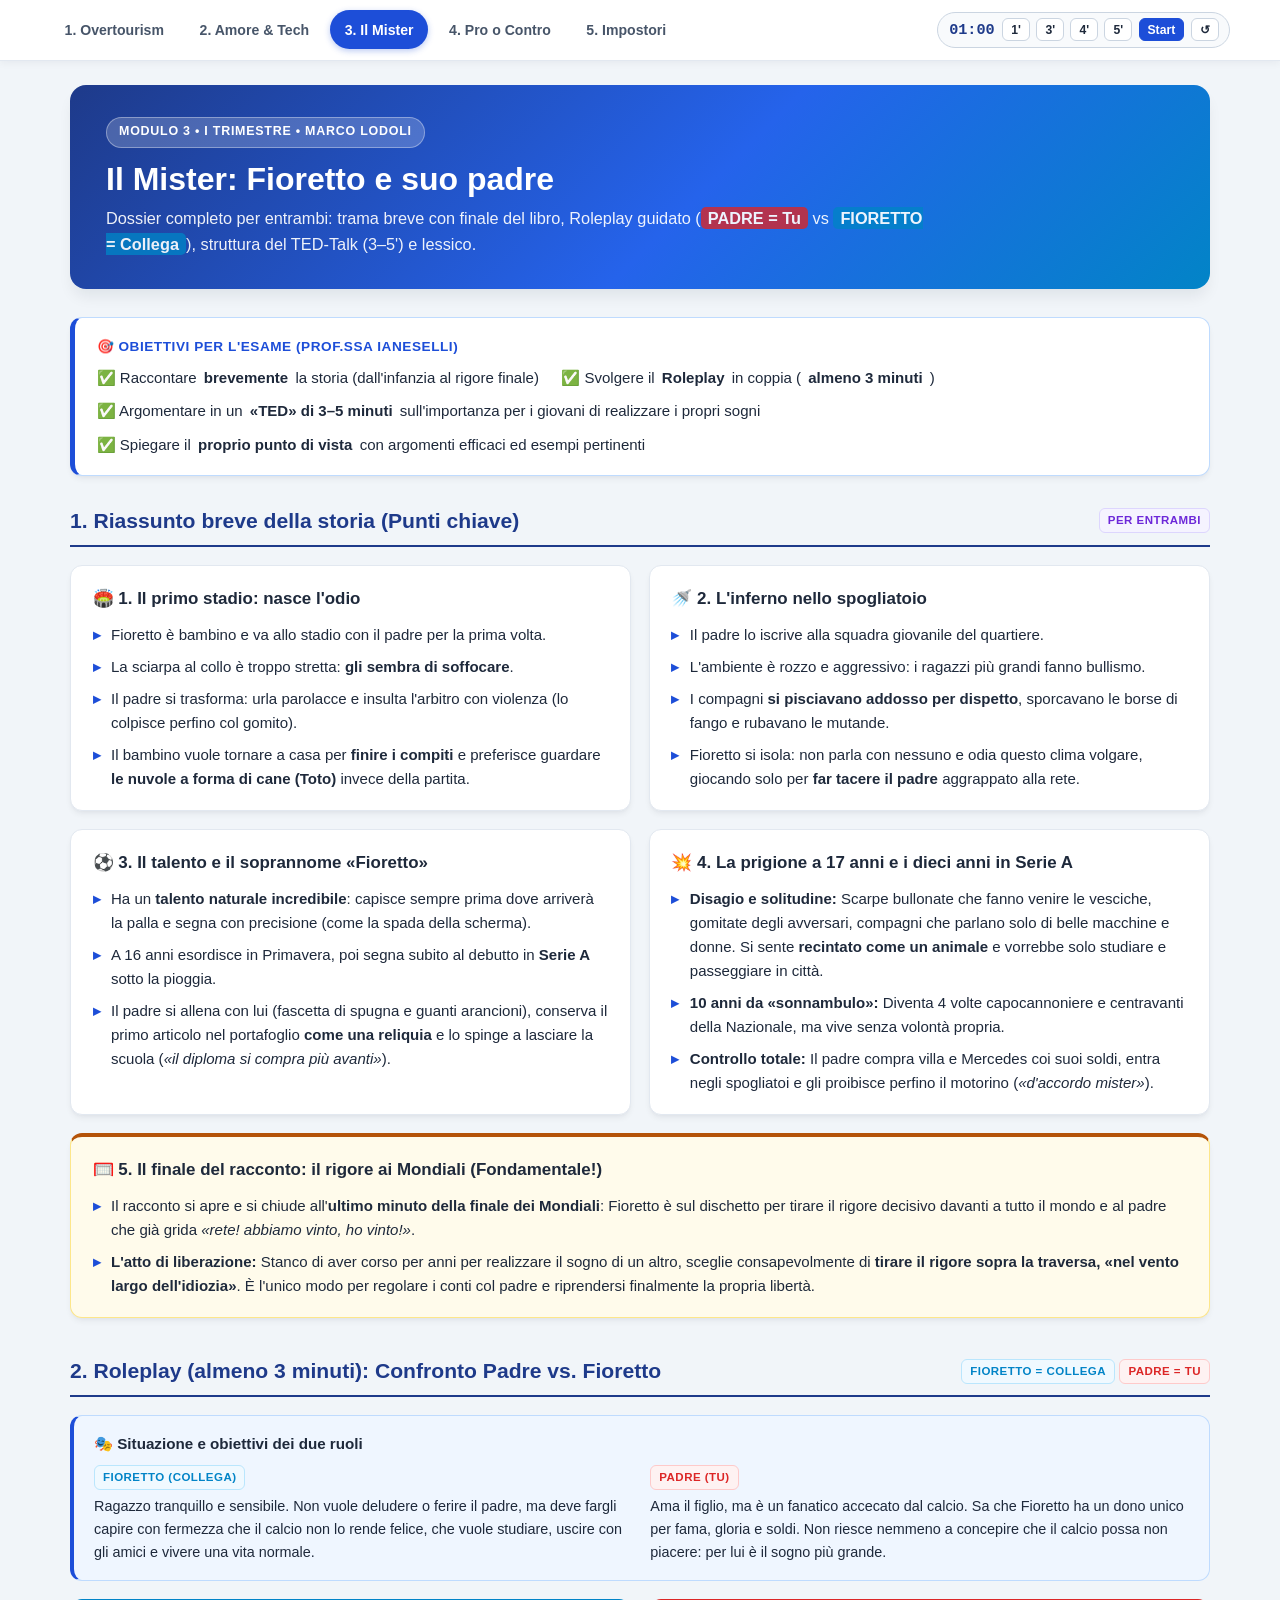
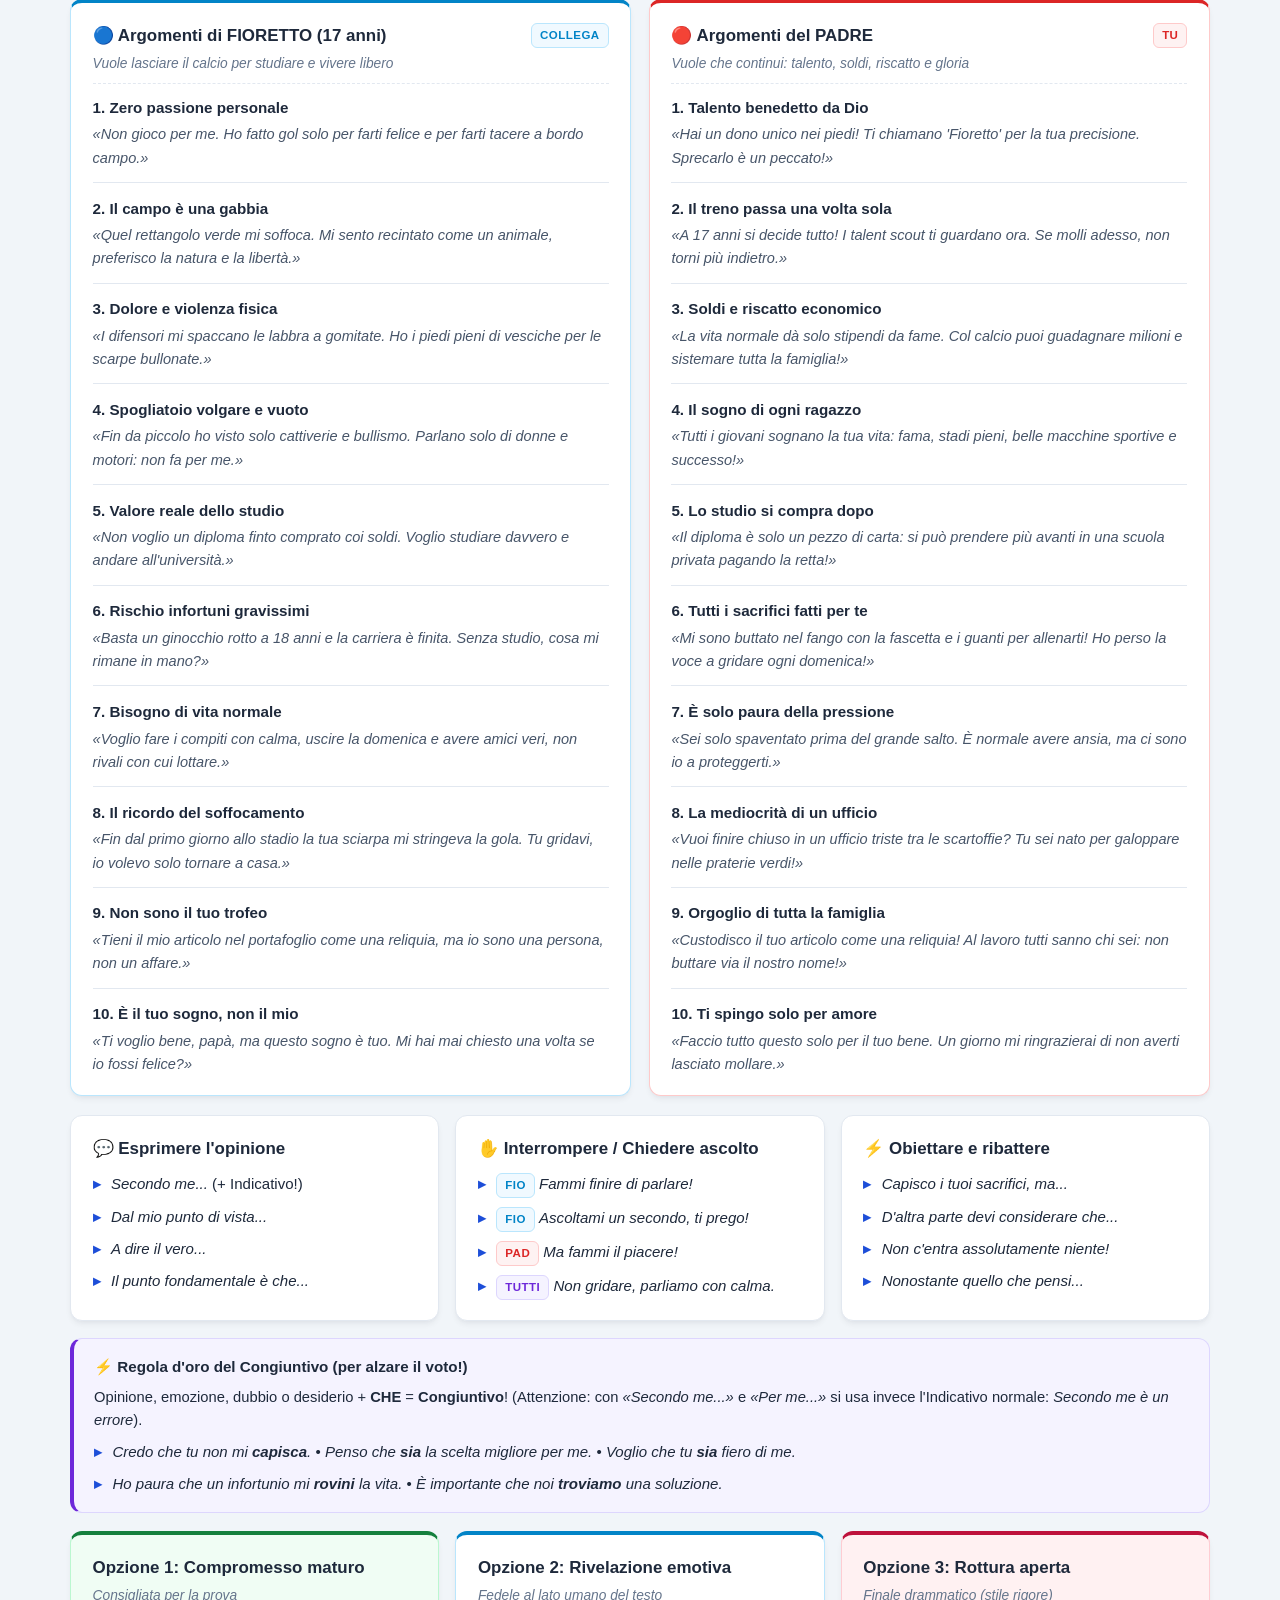
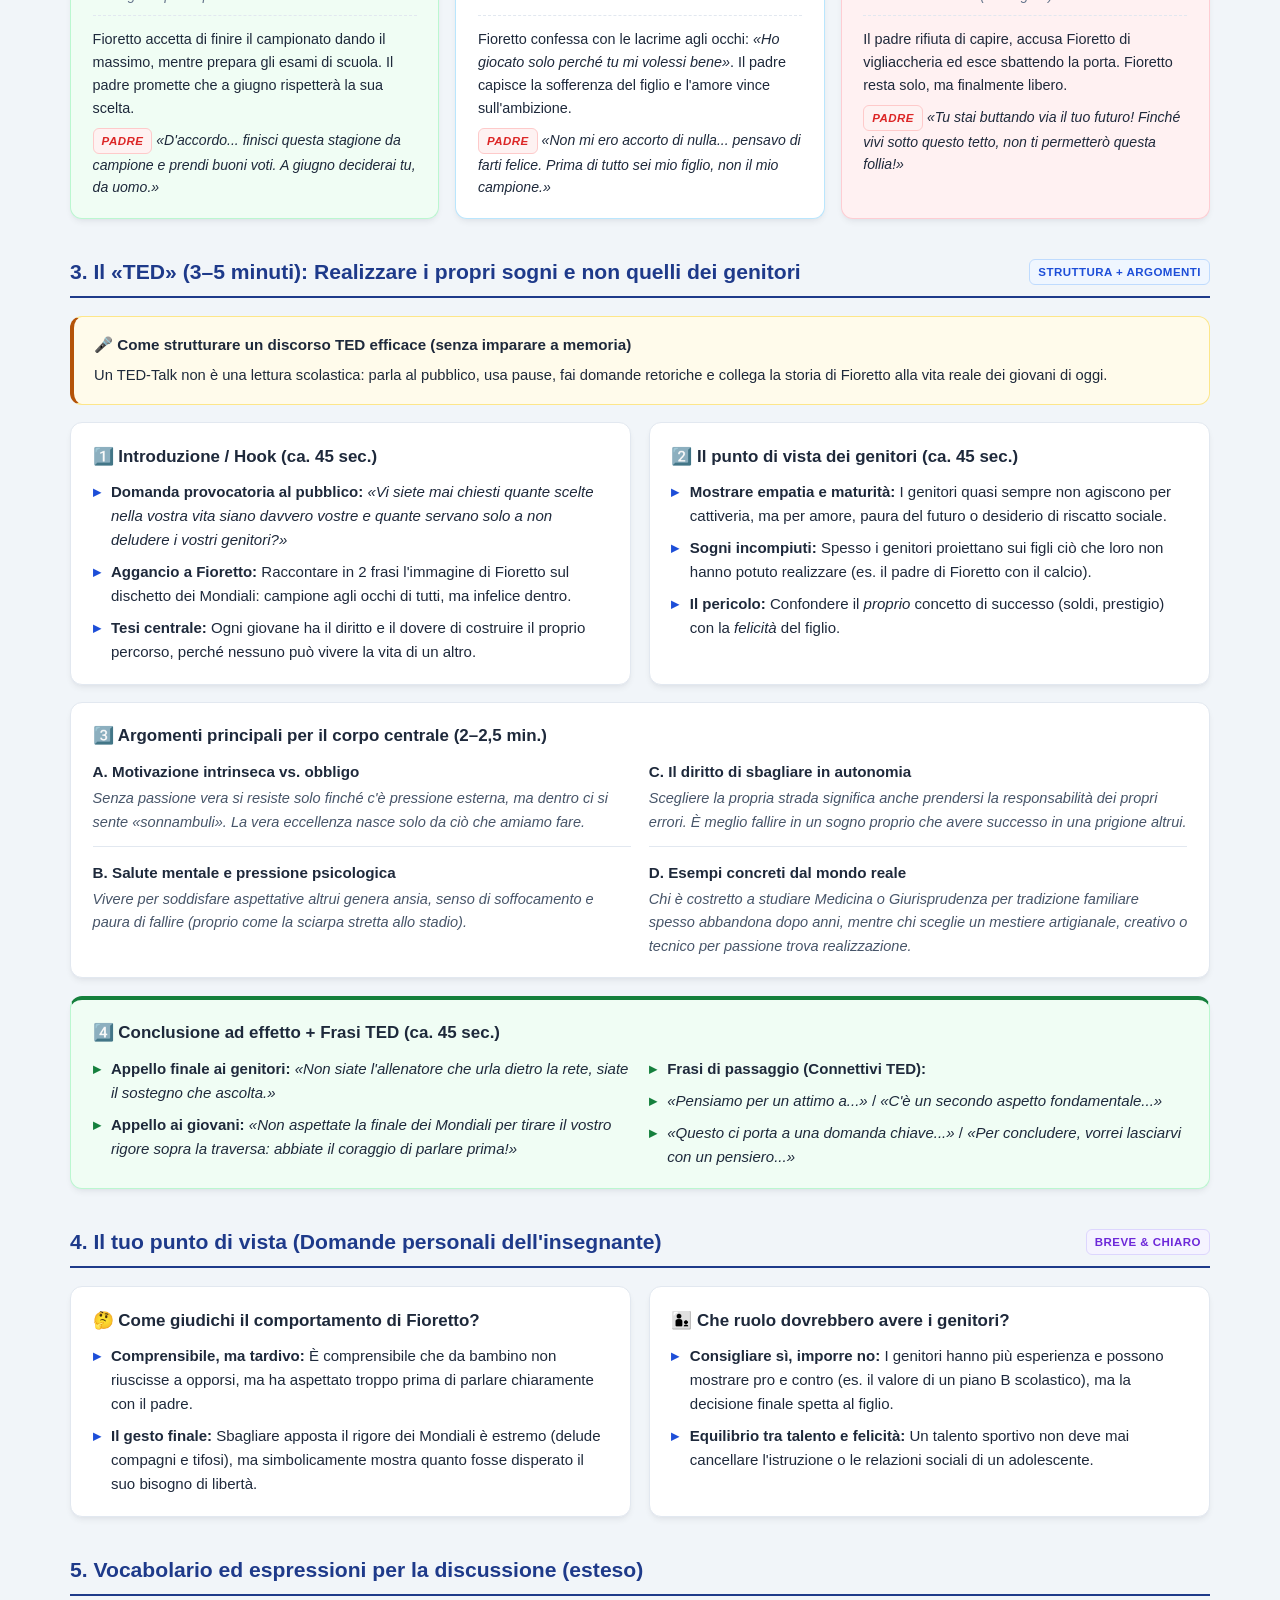
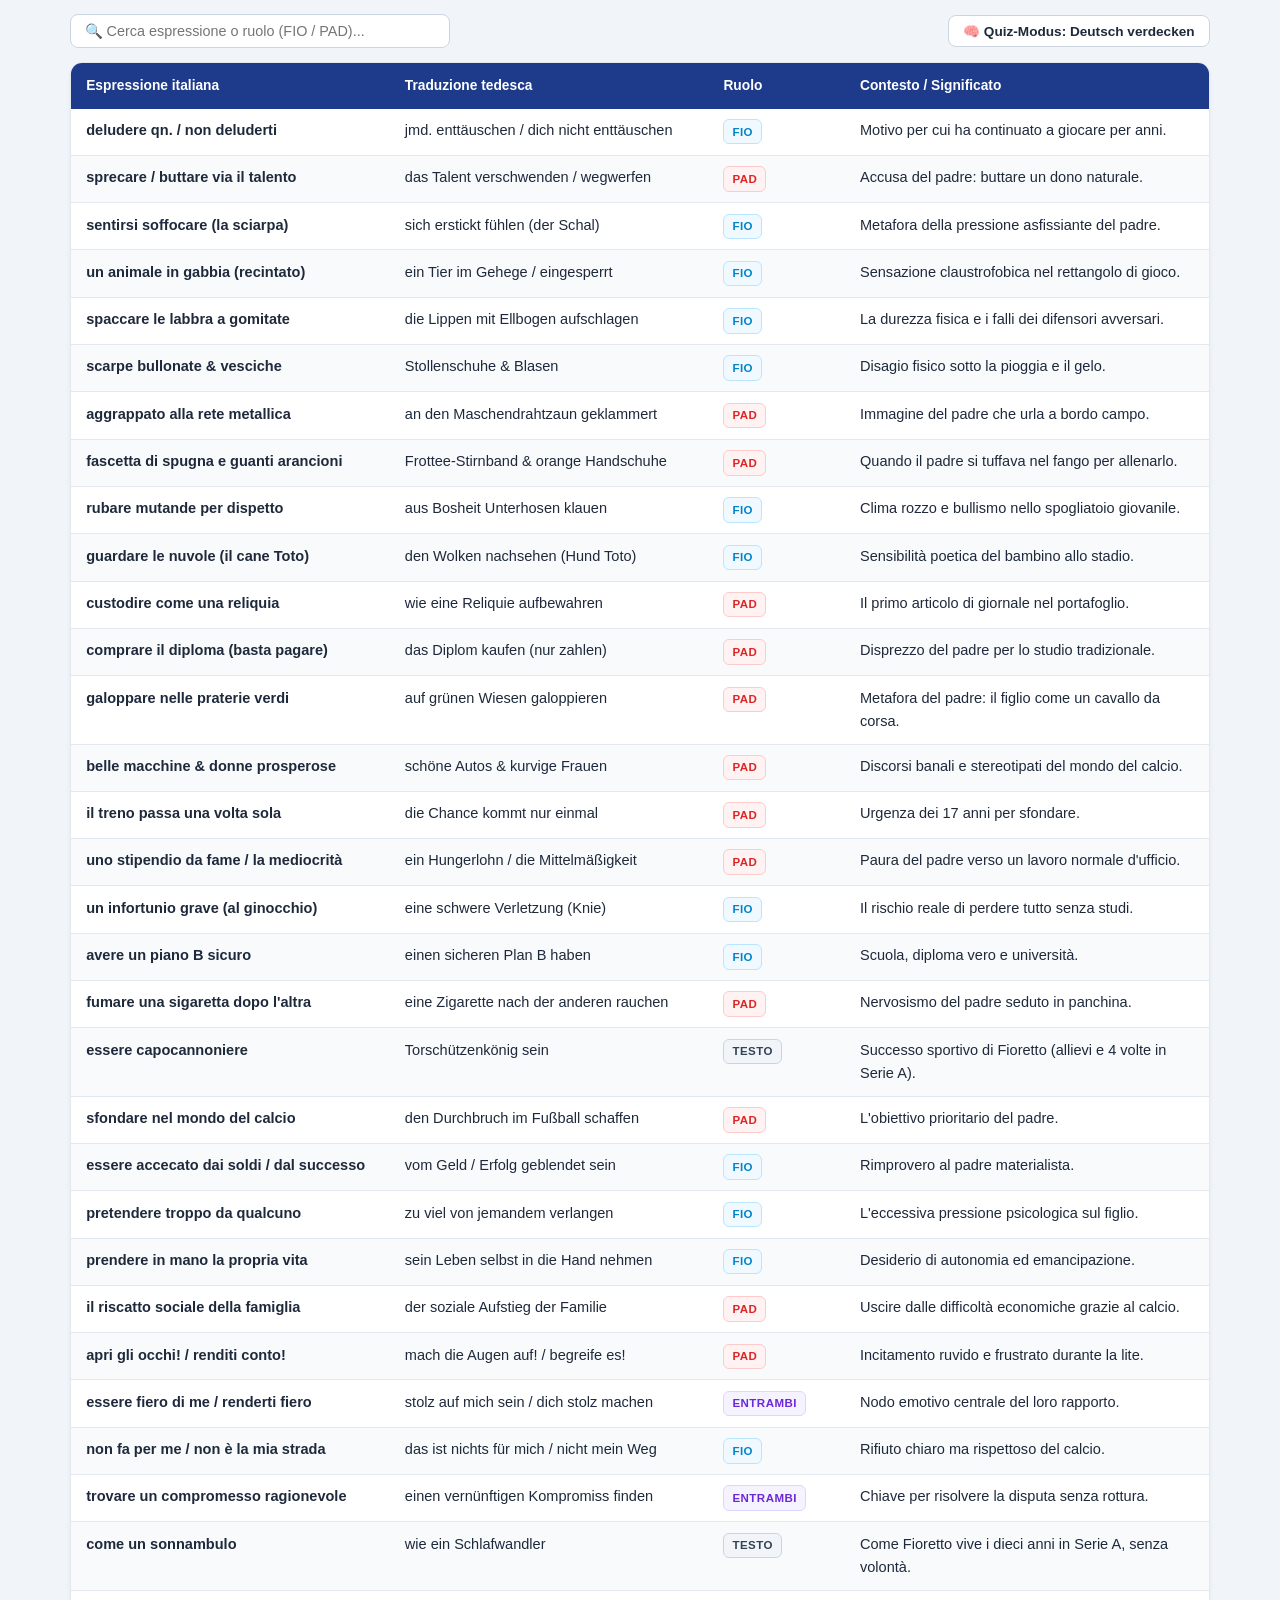
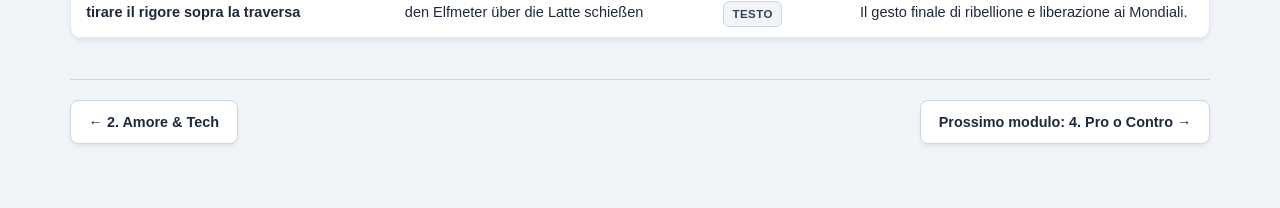
<file: 3-il-mister.html>
<!DOCTYPE html>
<html lang="it">
<head>
  <meta charset="UTF-8">
  <meta name="viewport" content="width=device-width, initial-scale=1.0">
  <title>3. Il Mister • Esame Orale Italiano</title>
  <link rel="stylesheet" href="style.css">
  <script src="app.js" defer></script>
</head>
<body>

  <!-- TOP NAVIGATION -->
  <header class="topbar">
    <div class="topbar-inner">
      <nav class="nav-links" aria-label="Moduli esame">
        <a href="1-overtourism.html" class="nav-link">1. Overtourism</a>
        <a href="2-amore-tecnologia.html" class="nav-link">2. Amore &amp; Tech</a>
        <a href="3-il-mister.html" class="nav-link active">3. Il Mister</a>
        <a href="4-pro-o-contro.html" class="nav-link">4. Pro o Contro</a>
        <a href="5-impostori.html" class="nav-link">5. Impostori</a>
      </nav>

      <div class="timer-widget" title="Prüfungs-Timer zum Üben">
        <span class="timer-display" id="timer-display">03:00</span>
        <button class="timer-btn" data-time="60">1'</button>
        <button class="timer-btn" data-time="180">3'</button>
        <button class="timer-btn" data-time="240">4'</button>
        <button class="timer-btn" data-time="300">5'</button>
        <button class="timer-btn primary" id="timer-start">Start</button>
        <button class="timer-btn" id="timer-reset">↺</button>
      </div>
    </div>
  </header>

  <main class="container">

    <!-- HERO BANNER -->
    <section class="hero">
      <span class="hero-tag">Modulo 3 • I Trimestre • Marco Lodoli</span>
      <h1>Il Mister: Fioretto e suo padre</h1>
      <p>Dossier completo per entrambi: trama breve con finale del libro, Roleplay guidato (<span style="background:rgba(220,38,38,0.85); padding:2px 7px; border-radius:5px; font-weight:700;">PADRE = Tu</span> vs <span style="background:rgba(2,132,199,0.85); padding:2px 7px; border-radius:5px; font-weight:700;">FIORETTO = Collega</span>), struttura del TED-Talk (3–5') e lessico.</p>
    </section>

    <!-- CHECKLISTE PRÜFUNGSANFORDERUNGEN -->
    <section class="checklist-box">
      <div class="checklist-title">🎯 Obiettivi per l'esame (Prof.ssa Ianeselli)</div>
      <ul class="checklist-items">
        <li>✅ Raccontare <strong>brevemente</strong> la storia (dall'infanzia al rigore finale)</li>
        <li>✅ Svolgere il <strong>Roleplay</strong> in coppia (<strong>almeno 3 minuti</strong>)</li>
        <li>✅ Argomentare in un <strong>«TED» di 3–5 minuti</strong> sull'importanza per i giovani di realizzare i propri sogni</li>
        <li>✅ Spiegare il <strong>proprio punto di vista</strong> con argomenti efficaci ed esempi pertinenti</li>
      </ul>
    </section>

    <!-- 1. RIASSUNTO DELLA STORIA -->
    <section class="section">
      <div class="section-header">
        <h2>1. Riassunto breve della storia (Punti chiave)</h2>
        <span class="badge badge-both">Per entrambi</span>
      </div>

      <div class="grid-2">
        <article class="card">
          <div class="card-title">🏟️ 1. Il primo stadio: nasce l'odio</div>
          <ul class="bullet-list">
            <li>Fioretto è bambino e va allo stadio con il padre per la prima volta.</li>
            <li>La sciarpa al collo è troppo stretta: <strong>gli sembra di soffocare</strong>.</li>
            <li>Il padre si trasforma: urla parolacce e insulta l'arbitro con violenza (lo colpisce perfino col gomito).</li>
            <li>Il bambino vuole tornare a casa per <strong>finire i compiti</strong> e preferisce guardare <strong>le nuvole a forma di cane (Toto)</strong> invece della partita.</li>
          </ul>
        </article>

        <article class="card">
          <div class="card-title">🚿 2. L'inferno nello spogliatoio</div>
          <ul class="bullet-list">
            <li>Il padre lo iscrive alla squadra giovanile del quartiere.</li>
            <li>L'ambiente è rozzo e aggressivo: i ragazzi più grandi fanno bullismo.</li>
            <li>I compagni <strong>si pisciavano addosso per dispetto</strong>, sporcavano le borse di fango e rubavano le mutande.</li>
            <li>Fioretto si isola: non parla con nessuno e odia questo clima volgare, giocando solo per <strong>far tacere il padre</strong> aggrappato alla rete.</li>
          </ul>
        </article>

        <article class="card">
          <div class="card-title">⚽ 3. Il talento e il soprannome «Fioretto»</div>
          <ul class="bullet-list">
            <li>Ha un <strong>talento naturale incredibile</strong>: capisce sempre prima dove arriverà la palla e segna con precisione (come la spada della scherma).</li>
            <li>A 16 anni esordisce in Primavera, poi segna subito al debutto in <strong>Serie A</strong> sotto la pioggia.</li>
            <li>Il padre si allena con lui (fascetta di spugna e guanti arancioni), conserva il primo articolo nel portafoglio <strong>come una reliquia</strong> e lo spinge a lasciare la scuola (<em>«il diploma si compra più avanti»</em>).</li>
          </ul>
        </article>

        <article class="card">
          <div class="card-title">💥 4. La prigione a 17 anni e i dieci anni in Serie A</div>
          <ul class="bullet-list">
            <li><strong>Disagio e solitudine:</strong> Scarpe bullonate che fanno venire le vesciche, gomitate degli avversari, compagni che parlano solo di belle macchine e donne. Si sente <strong>recintato come un animale</strong> e vorrebbe solo studiare e passeggiare in città.</li>
            <li><strong>10 anni da «sonnambulo»:</strong> Diventa 4 volte capocannoniere e centravanti della Nazionale, ma vive senza volontà propria.</li>
            <li><strong>Controllo totale:</strong> Il padre compra villa e Mercedes coi suoi soldi, entra negli spogliatoi e gli proibisce perfino il motorino (<em>«d'accordo mister»</em>).</li>
          </ul>
        </article>

        <article class="card span-2 card-amber">
          <div class="card-title">🥅 5. Il finale del racconto: il rigore ai Mondiali (Fondamentale!)</div>
          <ul class="bullet-list">
            <li>Il racconto si apre e si chiude all'<strong>ultimo minuto della finale dei Mondiali</strong>: Fioretto è sul dischetto per tirare il rigore decisivo davanti a tutto il mondo e al padre che già grida <em>«rete! abbiamo vinto, ho vinto!»</em>.</li>
            <li><strong>L'atto di liberazione:</strong> Stanco di aver corso per anni per realizzare il sogno di un altro, sceglie consapevolmente di <strong>tirare il rigore sopra la traversa, «nel vento largo dell'idiozia»</strong>. È l'unico modo per regolare i conti col padre e riprendersi finalmente la propria libertà.</li>
          </ul>
        </article>
      </div>
    </section>

    <!-- 2. ROLEPLAY PADRE VS FIORETTO -->
    <section class="section">
      <div class="section-header">
        <h2>2. Roleplay (almeno 3 minuti): Confronto Padre vs. Fioretto</h2>
        <div>
          <span class="badge badge-fio">Fioretto = Collega</span>
          <span class="badge badge-pad">Padre = Tu</span>
        </div>
      </div>

      <div class="callout callout-blue">
        <div class="callout-title">🎭 Situazione e obiettivi dei due ruoli</div>
        <div class="grid-2" style="margin-top:0.4rem;">
          <div>
            <span class="badge badge-fio">FIORETTO (Collega)</span>
            <p style="font-size:0.9rem; margin-top:0.3rem;">Ragazzo tranquillo e sensibile. Non vuole deludere o ferire il padre, ma deve fargli capire con fermezza che il calcio non lo rende felice, che vuole studiare, uscire con gli amici e vivere una vita normale.</p>
          </div>
          <div>
            <span class="badge badge-pad">PADRE (Tu)</span>
            <p style="font-size:0.9rem; margin-top:0.3rem;">Ama il figlio, ma è un fanatico accecato dal calcio. Sa che Fioretto ha un dono unico per fama, gloria e soldi. Non riesce nemmeno a concepire che il calcio possa non piacere: per lui è il sogno più grande.</p>
          </div>
        </div>
      </div>

      <div class="grid-2">
        <!-- KARTE FIORETTO -->
        <article class="card card-fio">
          <div class="card-title">
            <span>🔵 Argomenti di FIORETTO (17 anni)</span>
            <span class="badge badge-fio">Collega</span>
          </div>
          <div class="card-sub">Vuole lasciare il calcio per studiare e vivere libero</div>

          <div class="arg-item">
            <div class="arg-heading">1. Zero passione personale</div>
            <p class="arg-quote">«Non gioco per me. Ho fatto gol solo per farti felice e per farti tacere a bordo campo.»</p>
          </div>
          <div class="arg-item">
            <div class="arg-heading">2. Il campo è una gabbia</div>
            <p class="arg-quote">«Quel rettangolo verde mi soffoca. Mi sento recintato come un animale, preferisco la natura e la libertà.»</p>
          </div>
          <div class="arg-item">
            <div class="arg-heading">3. Dolore e violenza fisica</div>
            <p class="arg-quote">«I difensori mi spaccano le labbra a gomitate. Ho i piedi pieni di vesciche per le scarpe bullonate.»</p>
          </div>
          <div class="arg-item">
            <div class="arg-heading">4. Spogliatoio volgare e vuoto</div>
            <p class="arg-quote">«Fin da piccolo ho visto solo cattiverie e bullismo. Parlano solo di donne e motori: non fa per me.»</p>
          </div>
          <div class="arg-item">
            <div class="arg-heading">5. Valore reale dello studio</div>
            <p class="arg-quote">«Non voglio un diploma finto comprato coi soldi. Voglio studiare davvero e andare all'università.»</p>
          </div>
          <div class="arg-item">
            <div class="arg-heading">6. Rischio infortuni gravissimi</div>
            <p class="arg-quote">«Basta un ginocchio rotto a 18 anni e la carriera è finita. Senza studio, cosa mi rimane in mano?»</p>
          </div>
          <div class="arg-item">
            <div class="arg-heading">7. Bisogno di vita normale</div>
            <p class="arg-quote">«Voglio fare i compiti con calma, uscire la domenica e avere amici veri, non rivali con cui lottare.»</p>
          </div>
          <div class="arg-item">
            <div class="arg-heading">8. Il ricordo del soffocamento</div>
            <p class="arg-quote">«Fin dal primo giorno allo stadio la tua sciarpa mi stringeva la gola. Tu gridavi, io volevo solo tornare a casa.»</p>
          </div>
          <div class="arg-item">
            <div class="arg-heading">9. Non sono il tuo trofeo</div>
            <p class="arg-quote">«Tieni il mio articolo nel portafoglio come una reliquia, ma io sono una persona, non un affare.»</p>
          </div>
          <div class="arg-item">
            <div class="arg-heading">10. È il tuo sogno, non il mio</div>
            <p class="arg-quote">«Ti voglio bene, papà, ma questo sogno è tuo. Mi hai mai chiesto una volta se io fossi felice?»</p>
          </div>
        </article>

        <!-- KARTE PADRE -->
        <article class="card card-pad">
          <div class="card-title">
            <span>🔴 Argomenti del PADRE</span>
            <span class="badge badge-pad">Tu</span>
          </div>
          <div class="card-sub">Vuole che continui: talento, soldi, riscatto e gloria</div>

          <div class="arg-item">
            <div class="arg-heading">1. Talento benedetto da Dio</div>
            <p class="arg-quote">«Hai un dono unico nei piedi! Ti chiamano 'Fioretto' per la tua precisione. Sprecarlo è un peccato!»</p>
          </div>
          <div class="arg-item">
            <div class="arg-heading">2. Il treno passa una volta sola</div>
            <p class="arg-quote">«A 17 anni si decide tutto! I talent scout ti guardano ora. Se molli adesso, non torni più indietro.»</p>
          </div>
          <div class="arg-item">
            <div class="arg-heading">3. Soldi e riscatto economico</div>
            <p class="arg-quote">«La vita normale dà solo stipendi da fame. Col calcio puoi guadagnare milioni e sistemare tutta la famiglia!»</p>
          </div>
          <div class="arg-item">
            <div class="arg-heading">4. Il sogno di ogni ragazzo</div>
            <p class="arg-quote">«Tutti i giovani sognano la tua vita: fama, stadi pieni, belle macchine sportive e successo!»</p>
          </div>
          <div class="arg-item">
            <div class="arg-heading">5. Lo studio si compra dopo</div>
            <p class="arg-quote">«Il diploma è solo un pezzo di carta: si può prendere più avanti in una scuola privata pagando la retta!»</p>
          </div>
          <div class="arg-item">
            <div class="arg-heading">6. Tutti i sacrifici fatti per te</div>
            <p class="arg-quote">«Mi sono buttato nel fango con la fascetta e i guanti per allenarti! Ho perso la voce a gridare ogni domenica!»</p>
          </div>
          <div class="arg-item">
            <div class="arg-heading">7. È solo paura della pressione</div>
            <p class="arg-quote">«Sei solo spaventato prima del grande salto. È normale avere ansia, ma ci sono io a proteggerti.»</p>
          </div>
          <div class="arg-item">
            <div class="arg-heading">8. La mediocrità di un ufficio</div>
            <p class="arg-quote">«Vuoi finire chiuso in un ufficio triste tra le scartoffie? Tu sei nato per galoppare nelle praterie verdi!»</p>
          </div>
          <div class="arg-item">
            <div class="arg-heading">9. Orgoglio di tutta la famiglia</div>
            <p class="arg-quote">«Custodisco il tuo articolo come una reliquia! Al lavoro tutti sanno chi sei: non buttare via il nostro nome!»</p>
          </div>
          <div class="arg-item">
            <div class="arg-heading">10. Ti spingo solo per amore</div>
            <p class="arg-quote">«Faccio tutto questo solo per il tuo bene. Un giorno mi ringrazierai di non averti lasciato mollare.»</p>
          </div>
        </article>
      </div>

      <!-- STRUMENTI LINGUISTICI & CONCLUSIONI -->
      <div class="grid-3" style="margin-top: 1.15rem;">
        <article class="card">
          <div class="card-title">💬 Esprimere l'opinione</div>
          <ul class="bullet-list">
            <li><em>Secondo me...</em> (+ Indicativo!)</li>
            <li><em>Dal mio punto di vista...</em></li>
            <li><em>A dire il vero...</em></li>
            <li><em>Il punto fondamentale è che...</em></li>
          </ul>
        </article>
        <article class="card">
          <div class="card-title">✋ Interrompere / Chiedere ascolto</div>
          <ul class="bullet-list">
            <li><span class="badge badge-fio">FIO</span> <em>Fammi finire di parlare!</em></li>
            <li><span class="badge badge-fio">FIO</span> <em>Ascoltami un secondo, ti prego!</em></li>
            <li><span class="badge badge-pad">PAD</span> <em>Ma fammi il piacere!</em></li>
            <li><span class="badge badge-both">TUTTI</span> <em>Non gridare, parliamo con calma.</em></li>
          </ul>
        </article>
        <article class="card">
          <div class="card-title">⚡ Obiettare e ribattere</div>
          <ul class="bullet-list">
            <li><em>Capisco i tuoi sacrifici, ma...</em></li>
            <li><em>D'altra parte devi considerare che...</em></li>
            <li><em>Non c'entra assolutamente niente!</em></li>
            <li><em>Nonostante quello che pensi...</em></li>
          </ul>
        </article>
      </div>

      <!-- CONGIUNTIVO BOOSTER -->
      <div class="callout callout-purple" style="margin-top: 1.1rem;">
        <div class="callout-title">⚡ Regola d'oro del Congiuntivo (per alzare il voto!)</div>
        <p style="font-size: 0.92rem; margin-bottom: 0.45rem;">Opinione, emozione, dubbio o desiderio + <strong>CHE</strong> = <strong>Congiuntivo</strong>! (Attenzione: con <em>«Secondo me...»</em> e <em>«Per me...»</em> si usa invece l'Indicativo normale: <em>Secondo me è un errore</em>).</p>
        <ul class="bullet-list">
          <li><em>Credo che tu non mi <strong>capisca</strong>.</em> • <em>Penso che <strong>sia</strong> la scelta migliore per me.</em> • <em>Voglio che tu <strong>sia</strong> fiero di me.</em></li>
          <li><em>Ho paura che un infortunio mi <strong>rovini</strong> la vita.</em> • <em>È importante che noi <strong>troviamo</strong> una soluzione.</em></li>
        </ul>
      </div>

      <!-- 3 MÖGLICHE ENDEN -->
      <div class="grid-3" style="margin-top: 1.1rem;">
        <article class="card card-pro">
          <div class="card-title">Opzione 1: Compromesso maturo</div>
          <div class="card-sub">Consigliata per la prova</div>
          <p style="font-size: 0.9rem;">Fioretto accetta di finire il campionato dando il massimo, mentre prepara gli esami di scuola. Il padre promette che a giugno rispetterà la sua scelta.</p>
          <p style="font-size: 0.88rem; margin-top: 0.5rem; font-style: italic;"><span class="badge badge-pad">PADRE</span> «D'accordo... finisci questa stagione da campione e prendi buoni voti. A giugno deciderai tu, da uomo.»</p>
        </article>

        <article class="card card-fio">
          <div class="card-title">Opzione 2: Rivelazione emotiva</div>
          <div class="card-sub">Fedele al lato umano del testo</div>
          <p style="font-size: 0.9rem;">Fioretto confessa con le lacrime agli occhi: <em>«Ho giocato solo perché tu mi volessi bene»</em>. Il padre capisce la sofferenza del figlio e l'amore vince sull'ambizione.</p>
          <p style="font-size: 0.88rem; margin-top: 0.5rem; font-style: italic;"><span class="badge badge-pad">PADRE</span> «Non mi ero accorto di nulla... pensavo di farti felice. Prima di tutto sei mio figlio, non il mio campione.»</p>
        </article>

        <article class="card card-contra">
          <div class="card-title">Opzione 3: Rottura aperta</div>
          <div class="card-sub">Finale drammatico (stile rigore)</div>
          <p style="font-size: 0.9rem;">Il padre rifiuta di capire, accusa Fioretto di vigliaccheria ed esce sbattendo la porta. Fioretto resta solo, ma finalmente libero.</p>
          <p style="font-size: 0.88rem; margin-top: 0.5rem; font-style: italic;"><span class="badge badge-pad">PADRE</span> «Tu stai buttando via il tuo futuro! Finché vivi sotto questo tetto, non ti permetterò questa follia!»</p>
        </article>
      </div>
    </section>

    <!-- 3. TED TALK (3-5 MINUTEN) -->
    <section class="section">
      <div class="section-header">
        <h2>3. Il «TED» (3–5 minuti): Realizzare i propri sogni e non quelli dei genitori</h2>
        <span class="badge badge-b2">Struttura + Argomenti</span>
      </div>

      <div class="callout callout-amber">
        <div class="callout-title">🎤 Come strutturare un discorso TED efficace (senza imparare a memoria)</div>
        <p style="font-size: 0.92rem;">Un TED-Talk non è una lettura scolastica: parla al pubblico, usa pause, fai domande retoriche e collega la storia di Fioretto alla vita reale dei giovani di oggi.</p>
      </div>

      <div class="grid-2">
        <article class="card">
          <div class="card-title">1️⃣ Introduzione / Hook (ca. 45 sec.)</div>
          <ul class="bullet-list">
            <li><strong>Domanda provocatoria al pubblico:</strong> <em>«Vi siete mai chiesti quante scelte nella vostra vita siano davvero vostre e quante servano solo a non deludere i vostri genitori?»</em></li>
            <li><strong>Aggancio a Fioretto:</strong> Raccontare in 2 frasi l'immagine di Fioretto sul dischetto dei Mondiali: campione agli occhi di tutti, ma infelice dentro.</li>
            <li><strong>Tesi centrale:</strong> Ogni giovane ha il diritto e il dovere di costruire il proprio percorso, perché nessuno può vivere la vita di un altro.</li>
          </ul>
        </article>

        <article class="card">
          <div class="card-title">2️⃣ Il punto di vista dei genitori (ca. 45 sec.)</div>
          <ul class="bullet-list">
            <li><strong>Mostrare empatia e maturità:</strong> I genitori quasi sempre non agiscono per cattiveria, ma per amore, paura del futuro o desiderio di riscatto sociale.</li>
            <li><strong>Sogni incompiuti:</strong> Spesso i genitori proiettano sui figli ciò che loro non hanno potuto realizzare (es. il padre di Fioretto con il calcio).</li>
            <li><strong>Il pericolo:</strong> Confondere il <em>proprio</em> concetto di successo (soldi, prestigio) con la <em>felicità</em> del figlio.</li>
          </ul>
        </article>

        <article class="card span-2">
          <div class="card-title">3️⃣ Argomenti principali per il corpo centrale (2–2,5 min.)</div>
          <div class="grid-2" style="margin-top: 0.5rem;">
            <div>
              <div class="arg-item">
                <div class="arg-heading">A. Motivazione intrinseca vs. obbligo</div>
                <p class="arg-quote">Senza passione vera si resiste solo finché c'è pressione esterna, ma dentro ci si sente «sonnambuli». La vera eccellenza nasce solo da ciò che amiamo fare.</p>
              </div>
              <div class="arg-item">
                <div class="arg-heading">B. Salute mentale e pressione psicologica</div>
                <p class="arg-quote">Vivere per soddisfare aspettative altrui genera ansia, senso di soffocamento e paura di fallire (proprio come la sciarpa stretta allo stadio).</p>
              </div>
            </div>
            <div>
              <div class="arg-item">
                <div class="arg-heading">C. Il diritto di sbagliare in autonomia</div>
                <p class="arg-quote">Scegliere la propria strada significa anche prendersi la responsabilità dei propri errori. È meglio fallire in un sogno proprio che avere successo in una prigione altrui.</p>
              </div>
              <div class="arg-item">
                <div class="arg-heading">D. Esempi concreti dal mondo reale</div>
                <p class="arg-quote">Chi è costretto a studiare Medicina o Giurisprudenza per tradizione familiare spesso abbandona dopo anni, mentre chi sceglie un mestiere artigianale, creativo o tecnico per passione trova realizzazione.</p>
              </div>
            </div>
          </div>
        </article>

        <article class="card span-2 card-pro">
          <div class="card-title">4️⃣ Conclusione ad effetto + Frasi TED (ca. 45 sec.)</div>
          <div class="grid-2" style="margin-top: 0.4rem;">
            <ul class="bullet-list">
              <li><strong>Appello finale ai genitori:</strong> <em>«Non siate l'allenatore che urla dietro la rete, siate il sostegno che ascolta.»</em></li>
              <li><strong>Appello ai giovani:</strong> <em>«Non aspettate la finale dei Mondiali per tirare il vostro rigore sopra la traversa: abbiate il coraggio di parlare prima!»</em></li>
            </ul>
            <ul class="bullet-list">
              <li><strong>Frasi di passaggio (Connettivi TED):</strong></li>
              <li><em>«Pensiamo per un attimo a...»</em> / <em>«C'è un secondo aspetto fondamentale...»</em></li>
              <li><em>«Questo ci porta a una domanda chiave...»</em> / <em>«Per concludere, vorrei lasciarvi con un pensiero...»</em></li>
            </ul>
          </div>
        </article>
      </div>
    </section>

    <!-- 4. EIGENE MEINUNG -->
    <section class="section">
      <div class="section-header">
        <h2>4. Il tuo punto di vista (Domande personali dell'insegnante)</h2>
        <span class="badge badge-both">Breve &amp; chiaro</span>
      </div>

      <div class="grid-2">
        <article class="card">
          <div class="card-title">🤔 Come giudichi il comportamento di Fioretto?</div>
          <ul class="bullet-list">
            <li><strong>Comprensibile, ma tardivo:</strong> È comprensibile che da bambino non riuscisse a opporsi, ma ha aspettato troppo prima di parlare chiaramente con il padre.</li>
            <li><strong>Il gesto finale:</strong> Sbagliare apposta il rigore dei Mondiali è estremo (delude compagni e tifosi), ma simbolicamente mostra quanto fosse disperato il suo bisogno di libertà.</li>
          </ul>
        </article>

        <article class="card">
          <div class="card-title">👨‍👦 Che ruolo dovrebbero avere i genitori?</div>
          <ul class="bullet-list">
            <li><strong>Consigliare sì, imporre no:</strong> I genitori hanno più esperienza e possono mostrare pro e contro (es. il valore di un piano B scolastico), ma la decisione finale spetta al figlio.</li>
            <li><strong>Equilibrio tra talento e felicità:</strong> Un talento sportivo non deve mai cancellare l'istruzione o le relazioni sociali di un adolescente.</li>
          </ul>
        </article>
      </div>
    </section>

    <!-- 5. VOKABELLISTE -->
    <section class="section">
      <div class="section-header">
        <h2>5. Vocabolario ed espressioni per la discussione (esteso)</h2>
      </div>

      <div class="toolbar">
        <input type="text" class="search-input" placeholder="🔍 Cerca espressione o ruolo (FIO / PAD)..." data-search-target="#vocab-mister tbody tr">
        <button class="btn-outline" id="quiz-toggle">🧠 Quiz-Modus: Deutsch verdecken</button>
      </div>

      <div class="table-wrap" id="vocab-table-wrap">
        <table class="vocab-table" id="vocab-mister">
          <thead>
            <tr>
              <th style="width: 28%;">Espressione italiana</th>
              <th style="width: 28%;">Traduzione tedesca</th>
              <th style="width: 12%;">Ruolo</th>
              <th style="width: 32%;">Contesto / Significato</th>
            </tr>
          </thead>
          <tbody>
            <tr>
              <td class="vocab-it">deludere qn. / non deluderti</td>
              <td class="vocab-de">jmd. enttäuschen / dich nicht enttäuschen</td>
              <td><span class="badge badge-fio">FIO</span></td>
              <td>Motivo per cui ha continuato a giocare per anni.</td>
            </tr>
            <tr>
              <td class="vocab-it">sprecare / buttare via il talento</td>
              <td class="vocab-de">das Talent verschwenden / wegwerfen</td>
              <td><span class="badge badge-pad">PAD</span></td>
              <td>Accusa del padre: buttare un dono naturale.</td>
            </tr>
            <tr>
              <td class="vocab-it">sentirsi soffocare (la sciarpa)</td>
              <td class="vocab-de">sich erstickt fühlen (der Schal)</td>
              <td><span class="badge badge-fio">FIO</span></td>
              <td>Metafora della pressione asfissiante del padre.</td>
            </tr>
            <tr>
              <td class="vocab-it">un animale in gabbia (recintato)</td>
              <td class="vocab-de">ein Tier im Gehege / eingesperrt</td>
              <td><span class="badge badge-fio">FIO</span></td>
              <td>Sensazione claustrofobica nel rettangolo di gioco.</td>
            </tr>
            <tr>
              <td class="vocab-it">spaccare le labbra a gomitate</td>
              <td class="vocab-de">die Lippen mit Ellbogen aufschlagen</td>
              <td><span class="badge badge-fio">FIO</span></td>
              <td>La durezza fisica e i falli dei difensori avversari.</td>
            </tr>
            <tr>
              <td class="vocab-it">scarpe bullonate &amp; vesciche</td>
              <td class="vocab-de">Stollenschuhe &amp; Blasen</td>
              <td><span class="badge badge-fio">FIO</span></td>
              <td>Disagio fisico sotto la pioggia e il gelo.</td>
            </tr>
            <tr>
              <td class="vocab-it">aggrappato alla rete metallica</td>
              <td class="vocab-de">an den Maschendrahtzaun geklammert</td>
              <td><span class="badge badge-pad">PAD</span></td>
              <td>Immagine del padre che urla a bordo campo.</td>
            </tr>
            <tr>
              <td class="vocab-it">fascetta di spugna e guanti arancioni</td>
              <td class="vocab-de">Frottee-Stirnband &amp; orange Handschuhe</td>
              <td><span class="badge badge-pad">PAD</span></td>
              <td>Quando il padre si tuffava nel fango per allenarlo.</td>
            </tr>
            <tr>
              <td class="vocab-it">rubare mutande per dispetto</td>
              <td class="vocab-de">aus Bosheit Unterhosen klauen</td>
              <td><span class="badge badge-fio">FIO</span></td>
              <td>Clima rozzo e bullismo nello spogliatoio giovanile.</td>
            </tr>
            <tr>
              <td class="vocab-it">guardare le nuvole (il cane Toto)</td>
              <td class="vocab-de">den Wolken nachsehen (Hund Toto)</td>
              <td><span class="badge badge-fio">FIO</span></td>
              <td>Sensibilità poetica del bambino allo stadio.</td>
            </tr>
            <tr>
              <td class="vocab-it">custodire come una reliquia</td>
              <td class="vocab-de">wie eine Reliquie aufbewahren</td>
              <td><span class="badge badge-pad">PAD</span></td>
              <td>Il primo articolo di giornale nel portafoglio.</td>
            </tr>
            <tr>
              <td class="vocab-it">comprare il diploma (basta pagare)</td>
              <td class="vocab-de">das Diplom kaufen (nur zahlen)</td>
              <td><span class="badge badge-pad">PAD</span></td>
              <td>Disprezzo del padre per lo studio tradizionale.</td>
            </tr>
            <tr>
              <td class="vocab-it">galoppare nelle praterie verdi</td>
              <td class="vocab-de">auf grünen Wiesen galoppieren</td>
              <td><span class="badge badge-pad">PAD</span></td>
              <td>Metafora del padre: il figlio come un cavallo da corsa.</td>
            </tr>
            <tr>
              <td class="vocab-it">belle macchine &amp; donne prosperose</td>
              <td class="vocab-de">schöne Autos &amp; kurvige Frauen</td>
              <td><span class="badge badge-pad">PAD</span></td>
              <td>Discorsi banali e stereotipati del mondo del calcio.</td>
            </tr>
            <tr>
              <td class="vocab-it">il treno passa una volta sola</td>
              <td class="vocab-de">die Chance kommt nur einmal</td>
              <td><span class="badge badge-pad">PAD</span></td>
              <td>Urgenza dei 17 anni per sfondare.</td>
            </tr>
            <tr>
              <td class="vocab-it">uno stipendio da fame / la mediocrità</td>
              <td class="vocab-de">ein Hungerlohn / die Mittelmäßigkeit</td>
              <td><span class="badge badge-pad">PAD</span></td>
              <td>Paura del padre verso un lavoro normale d'ufficio.</td>
            </tr>
            <tr>
              <td class="vocab-it">un infortunio grave (al ginocchio)</td>
              <td class="vocab-de">eine schwere Verletzung (Knie)</td>
              <td><span class="badge badge-fio">FIO</span></td>
              <td>Il rischio reale di perdere tutto senza studi.</td>
            </tr>
            <tr>
              <td class="vocab-it">avere un piano B sicuro</td>
              <td class="vocab-de">einen sicheren Plan B haben</td>
              <td><span class="badge badge-fio">FIO</span></td>
              <td>Scuola, diploma vero e università.</td>
            </tr>
            <tr>
              <td class="vocab-it">fumare una sigaretta dopo l'altra</td>
              <td class="vocab-de">eine Zigarette nach der anderen rauchen</td>
              <td><span class="badge badge-pad">PAD</span></td>
              <td>Nervosismo del padre seduto in panchina.</td>
            </tr>
            <tr>
              <td class="vocab-it">essere capocannoniere</td>
              <td class="vocab-de">Torschützenkönig sein</td>
              <td><span class="badge badge-text">TESTO</span></td>
              <td>Successo sportivo di Fioretto (allievi e 4 volte in Serie A).</td>
            </tr>
            <tr>
              <td class="vocab-it">sfondare nel mondo del calcio</td>
              <td class="vocab-de">den Durchbruch im Fußball schaffen</td>
              <td><span class="badge badge-pad">PAD</span></td>
              <td>L'obiettivo prioritario del padre.</td>
            </tr>
            <tr>
              <td class="vocab-it">essere accecato dai soldi / dal successo</td>
              <td class="vocab-de">vom Geld / Erfolg geblendet sein</td>
              <td><span class="badge badge-fio">FIO</span></td>
              <td>Rimprovero al padre materialista.</td>
            </tr>
            <tr>
              <td class="vocab-it">pretendere troppo da qualcuno</td>
              <td class="vocab-de">zu viel von jemandem verlangen</td>
              <td><span class="badge badge-fio">FIO</span></td>
              <td>L'eccessiva pressione psicologica sul figlio.</td>
            </tr>
            <tr>
              <td class="vocab-it">prendere in mano la propria vita</td>
              <td class="vocab-de">sein Leben selbst in die Hand nehmen</td>
              <td><span class="badge badge-fio">FIO</span></td>
              <td>Desiderio di autonomia ed emancipazione.</td>
            </tr>
            <tr>
              <td class="vocab-it">il riscatto sociale della famiglia</td>
              <td class="vocab-de">der soziale Aufstieg der Familie</td>
              <td><span class="badge badge-pad">PAD</span></td>
              <td>Uscire dalle difficoltà economiche grazie al calcio.</td>
            </tr>
            <tr>
              <td class="vocab-it">apri gli occhi! / renditi conto!</td>
              <td class="vocab-de">mach die Augen auf! / begreife es!</td>
              <td><span class="badge badge-pad">PAD</span></td>
              <td>Incitamento ruvido e frustrato durante la lite.</td>
            </tr>
            <tr>
              <td class="vocab-it">essere fiero di me / renderti fiero</td>
              <td class="vocab-de">stolz auf mich sein / dich stolz machen</td>
              <td><span class="badge badge-both">ENTRAMBI</span></td>
              <td>Nodo emotivo centrale del loro rapporto.</td>
            </tr>
            <tr>
              <td class="vocab-it">non fa per me / non è la mia strada</td>
              <td class="vocab-de">das ist nichts für mich / nicht mein Weg</td>
              <td><span class="badge badge-fio">FIO</span></td>
              <td>Rifiuto chiaro ma rispettoso del calcio.</td>
            </tr>
            <tr>
              <td class="vocab-it">trovare un compromesso ragionevole</td>
              <td class="vocab-de">einen vernünftigen Kompromiss finden</td>
              <td><span class="badge badge-both">ENTRAMBI</span></td>
              <td>Chiave per risolvere la disputa senza rottura.</td>
            </tr>
            <tr>
              <td class="vocab-it">come un sonnambulo</td>
              <td class="vocab-de">wie ein Schlafwandler</td>
              <td><span class="badge badge-text">TESTO</span></td>
              <td>Come Fioretto vive i dieci anni in Serie A, senza volontà.</td>
            </tr>
            <tr>
              <td class="vocab-it">tirare il rigore sopra la traversa</td>
              <td class="vocab-de">den Elfmeter über die Latte schießen</td>
              <td><span class="badge badge-text">TESTO</span></td>
              <td>Il gesto finale di ribellione e liberazione ai Mondiali.</td>
            </tr>
          </tbody>
        </table>
      </div>
    </section>

    <!-- FOOTER NAVIGATION -->
    <footer class="page-footer">
      <a href="2-amore-tecnologia.html" class="footer-btn">← 2. Amore &amp; Tech</a>
      <a href="4-pro-o-contro.html" class="footer-btn">Prossimo modulo: 4. Pro o Contro →</a>
    </footer>

  </main>
</body>
</html>
</file>
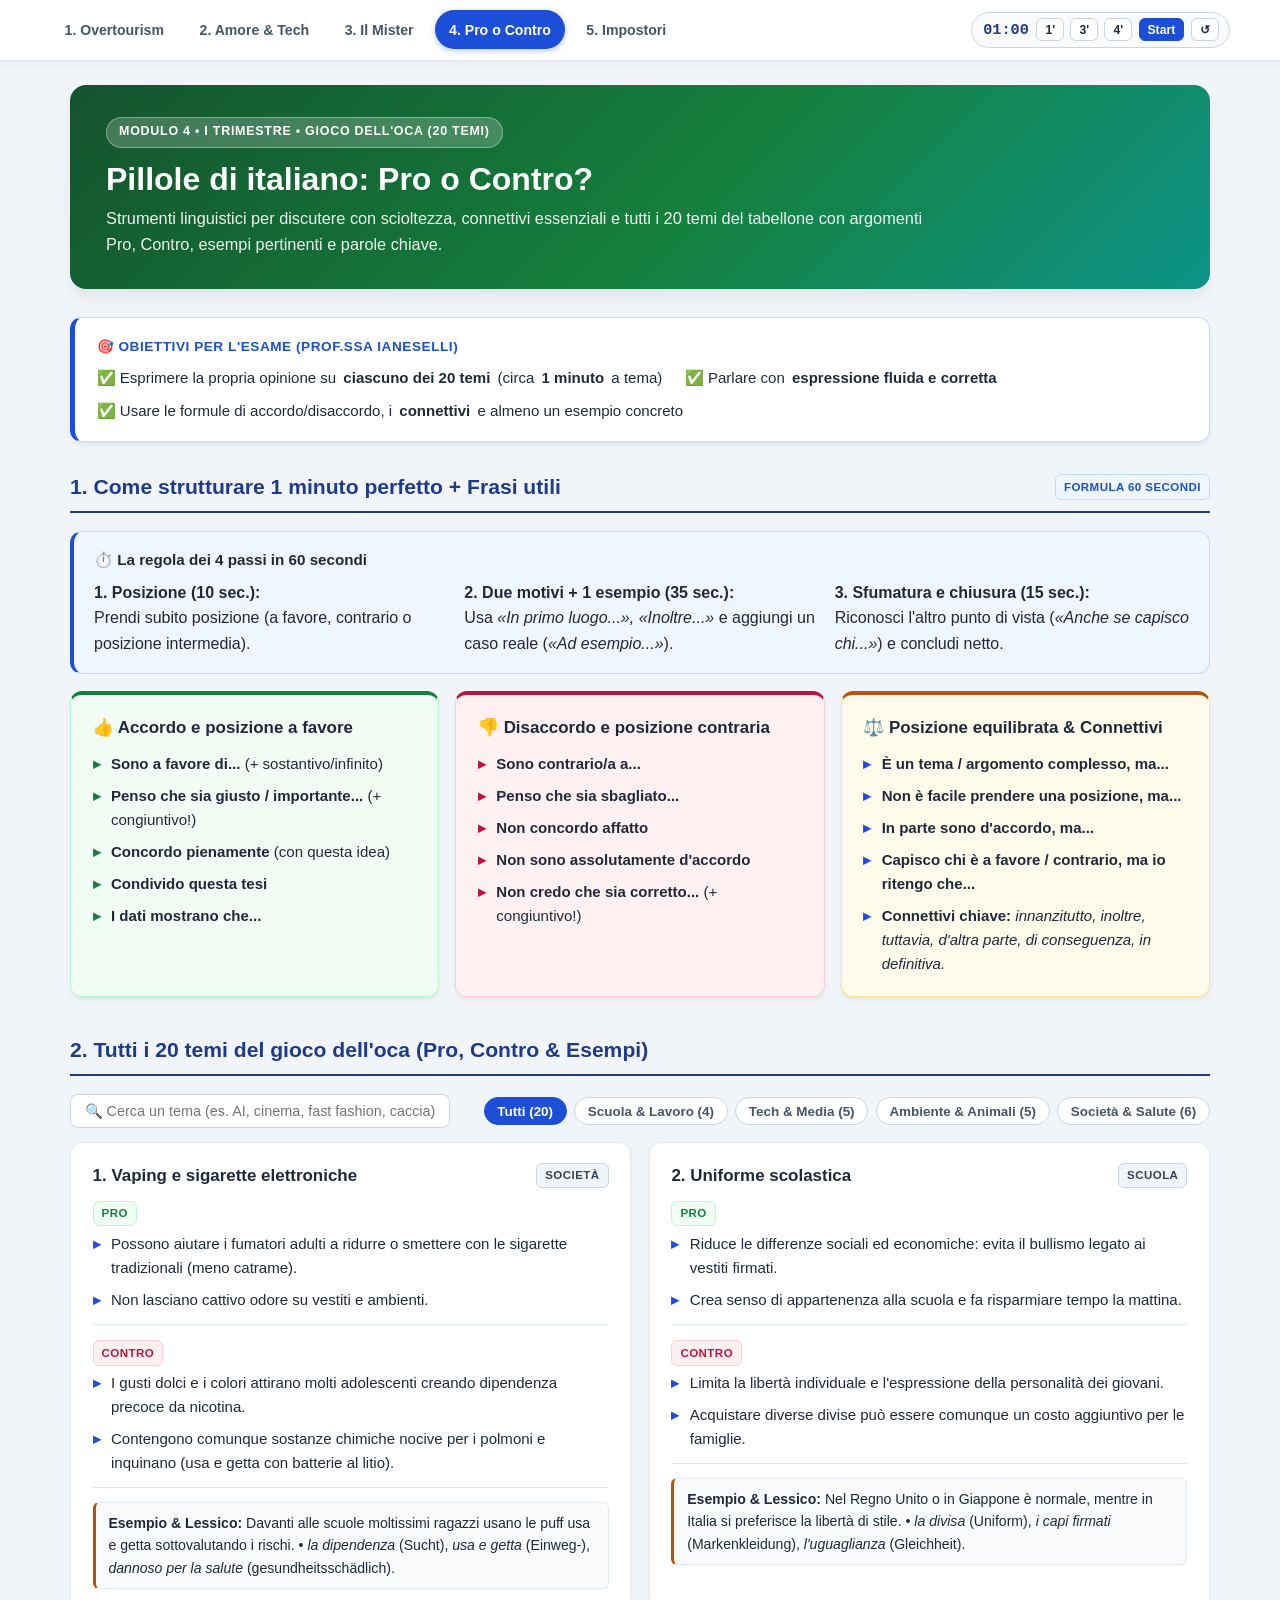
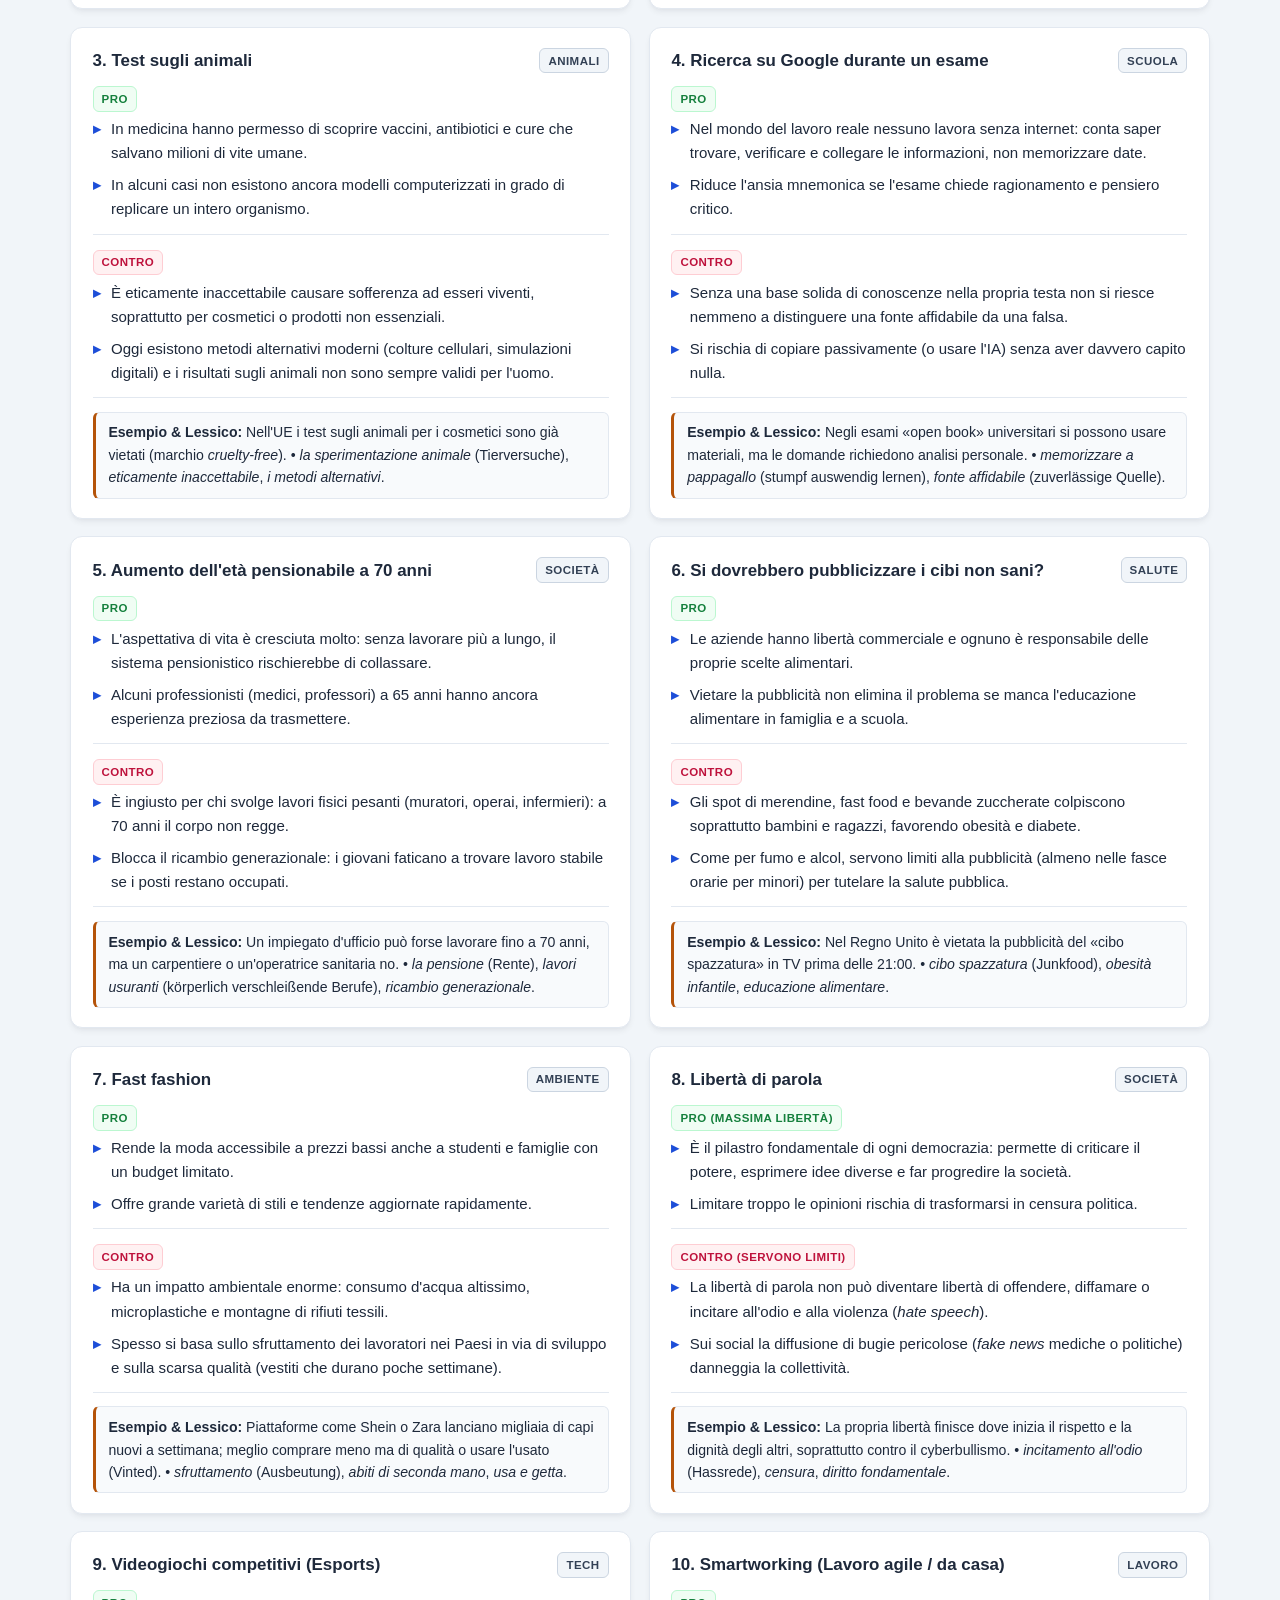
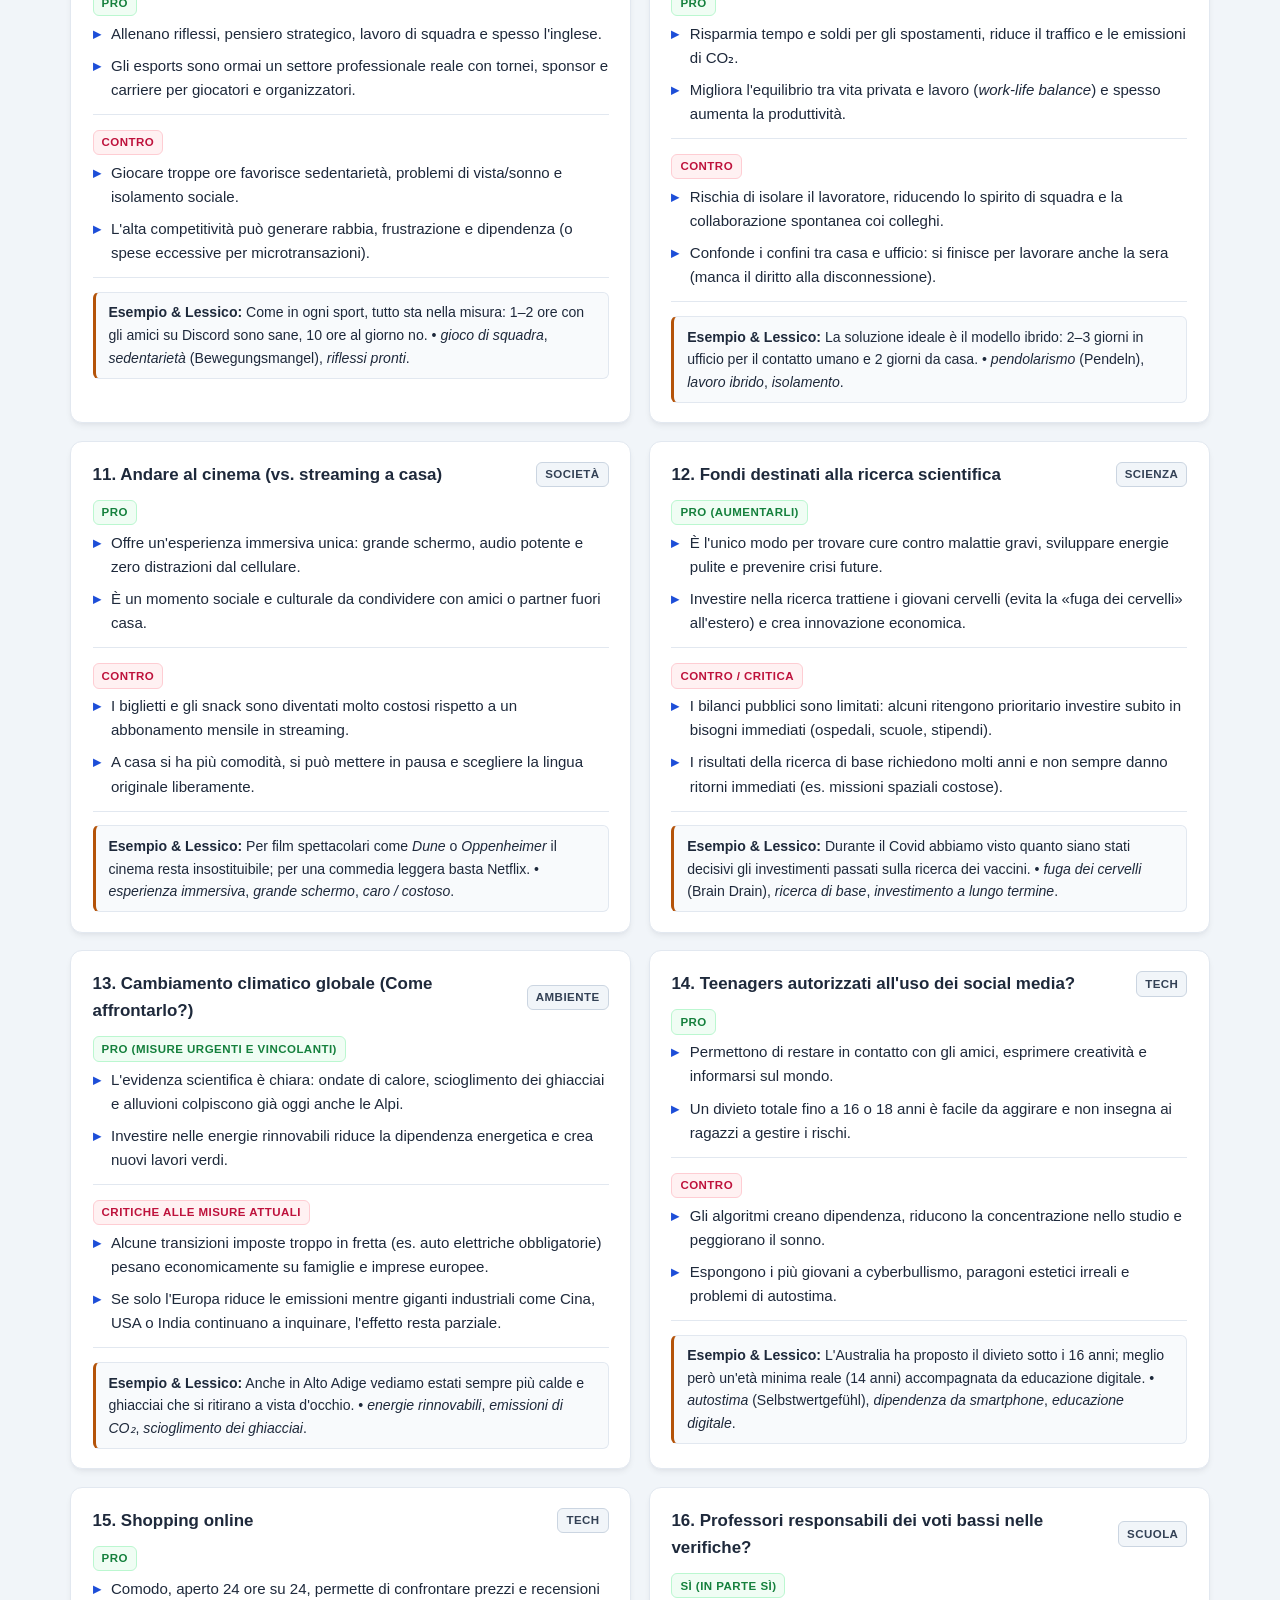
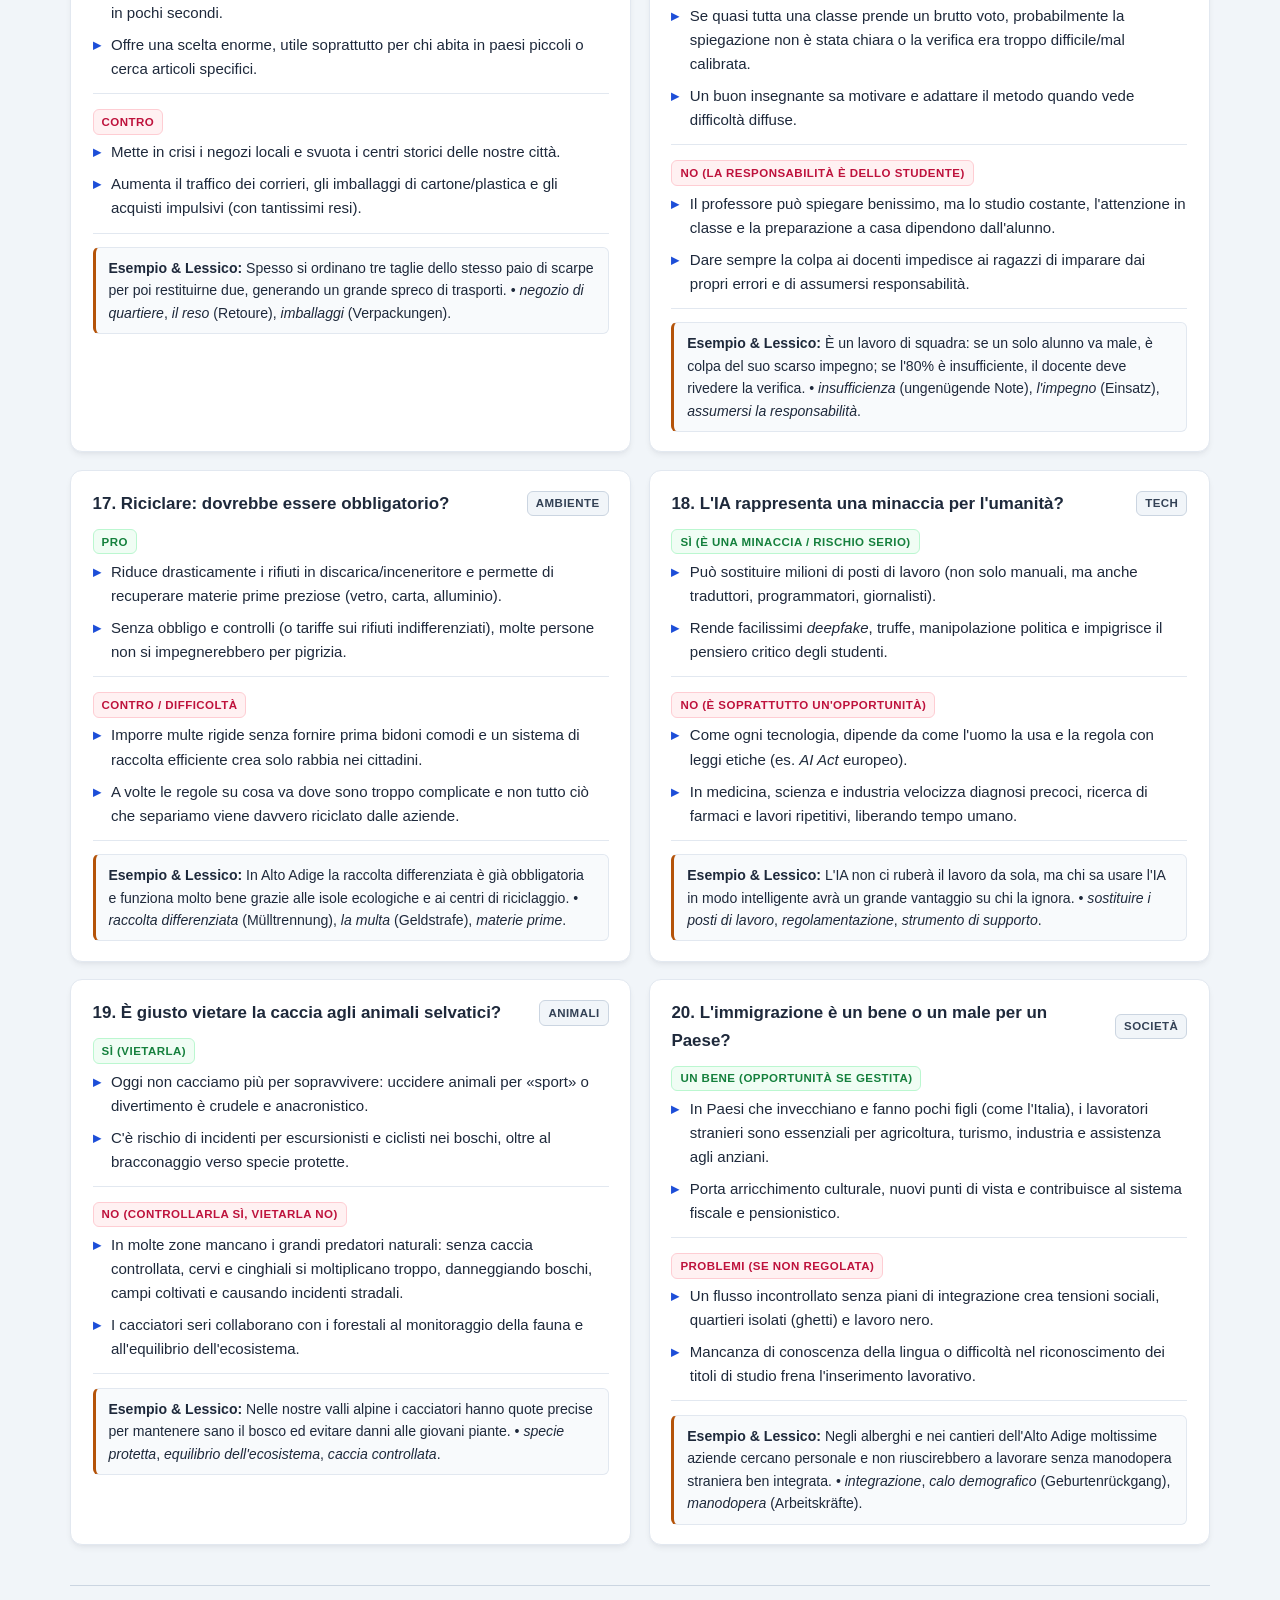
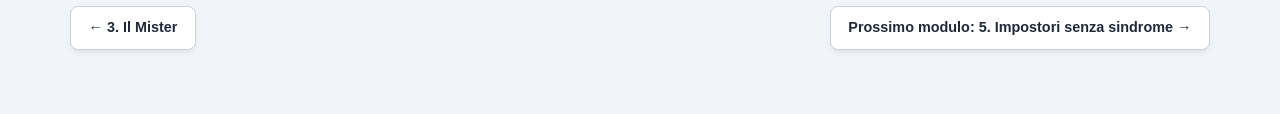
<file: 4-pro-o-contro.html>
<!DOCTYPE html>
<html lang="it">
<head>
  <meta charset="UTF-8">
  <meta name="viewport" content="width=device-width, initial-scale=1.0">
  <title>4. Pillole di italiano: Pro o Contro • Esame Orale</title>
  <link rel="stylesheet" href="style.css">
  <script src="app.js" defer></script>
</head>
<body>

  <!-- TOP NAVIGATION -->
  <header class="topbar">
    <div class="topbar-inner">
      <nav class="nav-links" aria-label="Moduli esame">
        <a href="1-overtourism.html" class="nav-link">1. Overtourism</a>
        <a href="2-amore-tecnologia.html" class="nav-link">2. Amore &amp; Tech</a>
        <a href="3-il-mister.html" class="nav-link">3. Il Mister</a>
        <a href="4-pro-o-contro.html" class="nav-link active">4. Pro o Contro</a>
        <a href="5-impostori.html" class="nav-link">5. Impostori</a>
      </nav>

      <div class="timer-widget" title="Prüfungs-Timer (1 Min. pro Thema!)">
        <span class="timer-display" id="timer-display">01:00</span>
        <button class="timer-btn" data-time="60">1'</button>
        <button class="timer-btn" data-time="180">3'</button>
        <button class="timer-btn" data-time="240">4'</button>
        <button class="timer-btn primary" id="timer-start">Start</button>
        <button class="timer-btn" id="timer-reset">↺</button>
      </div>
    </div>
  </header>

  <main class="container">

    <!-- HERO BANNER -->
    <section class="hero hero-green">
      <span class="hero-tag">Modulo 4 • I Trimestre • Gioco dell'oca (20 Temi)</span>
      <h1>Pillole di italiano: Pro o Contro?</h1>
      <p>Strumenti linguistici per discutere con scioltezza, connettivi essenziali e tutti i 20 temi del tabellone con argomenti Pro, Contro, esempi pertinenti e parole chiave.</p>
    </section>

    <!-- CHECKLISTE -->
    <section class="checklist-box">
      <div class="checklist-title">🎯 Obiettivi per l'esame (Prof.ssa Ianeselli)</div>
      <ul class="checklist-items">
        <li>✅ Esprimere la propria opinione su <strong>ciascuno dei 20 temi</strong> (circa <strong>1 minuto</strong> a tema)</li>
        <li>✅ Parlare con <strong>espressione fluida e corretta</strong></li>
        <li>✅ Usare le formule di accordo/disaccordo, i <strong>connettivi</strong> e almeno un esempio concreto</li>
      </ul>
    </section>

    <!-- 1. DISKUSSIONS-BAUKASTEN -->
    <section class="section">
      <div class="section-header">
        <h2>1. Come strutturare 1 minuto perfetto + Frasi utili</h2>
        <span class="badge badge-b2">Formula 60 secondi</span>
      </div>

      <div class="callout callout-blue">
        <div class="callout-title">⏱️ La regola dei 4 passi in 60 secondi</div>
        <div class="grid-3" style="margin-top:0.45rem;">
          <div><strong>1. Posizione (10 sec.):</strong><br>Prendi subito posizione (a favore, contrario o posizione intermedia).</div>
          <div><strong>2. Due motivi + 1 esempio (35 sec.):</strong><br>Usa <em>«In primo luogo...», «Inoltre...»</em> e aggiungi un caso reale (<em>«Ad esempio...»</em>).</div>
          <div><strong>3. Sfumatura e chiusura (15 sec.):</strong><br>Riconosci l'altro punto di vista (<em>«Anche se capisco chi...»</em>) e concludi netto.</div>
        </div>
      </div>

      <div class="grid-3">
        <!-- FRASI DELL'INSEGNANTE -->
        <article class="card card-pro">
          <div class="card-title">👍 Accordo e posizione a favore</div>
          <ul class="bullet-list">
            <li><strong>Sono a favore di...</strong> (+ sostantivo/infinito)</li>
            <li><strong>Penso che sia giusto / importante...</strong> (+ congiuntivo!)</li>
            <li><strong>Concordo pienamente</strong> (con questa idea)</li>
            <li><strong>Condivido questa tesi</strong></li>
            <li><strong>I dati mostrano che...</strong></li>
          </ul>
        </article>

        <article class="card card-contra">
          <div class="card-title">👎 Disaccordo e posizione contraria</div>
          <ul class="bullet-list">
            <li><strong>Sono contrario/a a...</strong></li>
            <li><strong>Penso che sia sbagliato...</strong></li>
            <li><strong>Non concordo affatto</strong></li>
            <li><strong>Non sono assolutamente d'accordo</strong></li>
            <li><strong>Non credo che sia corretto...</strong> (+ congiuntivo!)</li>
          </ul>
        </article>

        <article class="card card-amber">
          <div class="card-title">⚖️ Posizione equilibrata &amp; Connettivi</div>
          <ul class="bullet-list">
            <li><strong>È un tema / argomento complesso, ma...</strong></li>
            <li><strong>Non è facile prendere una posizione, ma...</strong></li>
            <li><strong>In parte sono d'accordo, ma...</strong></li>
            <li><strong>Capisco chi è a favore / contrario, ma io ritengo che...</strong></li>
            <li><strong>Connettivi chiave:</strong> <em>innanzitutto, inoltre, tuttavia, d'altra parte, di conseguenza, in definitiva.</em></li>
          </ul>
        </article>
      </div>
    </section>

    <!-- 2. ALLE 20 THEMEN VOM SPIELBRETT -->
    <section class="section">
      <div class="section-header">
        <h2>2. Tutti i 20 temi del gioco dell'oca (Pro, Contro &amp; Esempi)</h2>
      </div>

      <div class="toolbar">
        <input type="text" class="search-input" placeholder="🔍 Cerca un tema (es. AI, cinema, fast fashion, caccia)..." data-search-target=".topic-card">
        <div class="filter-pills">
          <button class="pill-btn active" data-filter="all">Tutti (20)</button>
          <button class="pill-btn" data-filter="scuola">Scuola &amp; Lavoro (4)</button>
          <button class="pill-btn" data-filter="tech">Tech &amp; Media (5)</button>
          <button class="pill-btn" data-filter="ambiente">Ambiente &amp; Animali (5)</button>
          <button class="pill-btn" data-filter="societa">Società &amp; Salute (6)</button>
        </div>
      </div>

      <div class="grid-2">

        <!-- 1. VAPING -->
        <article class="card topic-card" data-category="societa">
          <div class="card-title">1. Vaping e sigarette elettroniche <span class="badge badge-text">Società</span></div>
          <div class="arg-item">
            <span class="badge badge-pro">PRO</span>
            <ul class="bullet-list" style="margin-top:0.35rem;">
              <li>Possono aiutare i fumatori adulti a ridurre o smettere con le sigarette tradizionali (meno catrame).</li>
              <li>Non lasciano cattivo odore su vestiti e ambienti.</li>
            </ul>
          </div>
          <div class="arg-item">
            <span class="badge badge-contra">CONTRO</span>
            <ul class="bullet-list" style="margin-top:0.35rem;">
              <li>I gusti dolci e i colori attirano molti adolescenti creando dipendenza precoce da nicotina.</li>
              <li>Contengono comunque sostanze chimiche nocive per i polmoni e inquinano (usa e getta con batterie al litio).</li>
            </ul>
          </div>
          <div class="example-pill"><strong>Esempio &amp; Lessico:</strong> Davanti alle scuole moltissimi ragazzi usano le puff usa e getta sottovalutando i rischi. • <em>la dipendenza</em> (Sucht), <em>usa e getta</em> (Einweg-), <em>dannoso per la salute</em> (gesundheitsschädlich).</div>
        </article>

        <!-- 2. UNIFORME SCOLASTICA -->
        <article class="card topic-card" data-category="scuola">
          <div class="card-title">2. Uniforme scolastica <span class="badge badge-text">Scuola</span></div>
          <div class="arg-item">
            <span class="badge badge-pro">PRO</span>
            <ul class="bullet-list" style="margin-top:0.35rem;">
              <li>Riduce le differenze sociali ed economiche: evita il bullismo legato ai vestiti firmati.</li>
              <li>Crea senso di appartenenza alla scuola e fa risparmiare tempo la mattina.</li>
            </ul>
          </div>
          <div class="arg-item">
            <span class="badge badge-contra">CONTRO</span>
            <ul class="bullet-list" style="margin-top:0.35rem;">
              <li>Limita la libertà individuale e l'espressione della personalità dei giovani.</li>
              <li>Acquistare diverse divise può essere comunque un costo aggiuntivo per le famiglie.</li>
            </ul>
          </div>
          <div class="example-pill"><strong>Esempio &amp; Lessico:</strong> Nel Regno Unito o in Giappone è normale, mentre in Italia si preferisce la libertà di stile. • <em>la divisa</em> (Uniform), <em>i capi firmati</em> (Markenkleidung), <em>l'uguaglianza</em> (Gleichheit).</div>
        </article>

        <!-- 3. TEST SUGLI ANIMALI -->
        <article class="card topic-card" data-category="ambiente">
          <div class="card-title">3. Test sugli animali <span class="badge badge-text">Animali</span></div>
          <div class="arg-item">
            <span class="badge badge-pro">PRO</span>
            <ul class="bullet-list" style="margin-top:0.35rem;">
              <li>In medicina hanno permesso di scoprire vaccini, antibiotici e cure che salvano milioni di vite umane.</li>
              <li>In alcuni casi non esistono ancora modelli computerizzati in grado di replicare un intero organismo.</li>
            </ul>
          </div>
          <div class="arg-item">
            <span class="badge badge-contra">CONTRO</span>
            <ul class="bullet-list" style="margin-top:0.35rem;">
              <li>È eticamente inaccettabile causare sofferenza ad esseri viventi, soprattutto per cosmetici o prodotti non essenziali.</li>
              <li>Oggi esistono metodi alternativi moderni (colture cellulari, simulazioni digitali) e i risultati sugli animali non sono sempre validi per l'uomo.</li>
            </ul>
          </div>
          <div class="example-pill"><strong>Esempio &amp; Lessico:</strong> Nell'UE i test sugli animali per i cosmetici sono già vietati (marchio <em>cruelty-free</em>). • <em>la sperimentazione animale</em> (Tierversuche), <em>eticamente inaccettabile</em>, <em>i metodi alternativi</em>.</div>
        </article>

        <!-- 4. RICERCA SU GOOGLE DURANTE UN ESAME -->
        <article class="card topic-card" data-category="scuola">
          <div class="card-title">4. Ricerca su Google durante un esame <span class="badge badge-text">Scuola</span></div>
          <div class="arg-item">
            <span class="badge badge-pro">PRO</span>
            <ul class="bullet-list" style="margin-top:0.35rem;">
              <li>Nel mondo del lavoro reale nessuno lavora senza internet: conta saper trovare, verificare e collegare le informazioni, non memorizzare date.</li>
              <li>Riduce l'ansia mnemonica se l'esame chiede ragionamento e pensiero critico.</li>
            </ul>
          </div>
          <div class="arg-item">
            <span class="badge badge-contra">CONTRO</span>
            <ul class="bullet-list" style="margin-top:0.35rem;">
              <li>Senza una base solida di conoscenze nella propria testa non si riesce nemmeno a distinguere una fonte affidabile da una falsa.</li>
              <li>Si rischia di copiare passivamente (o usare l'IA) senza aver davvero capito nulla.</li>
            </ul>
          </div>
          <div class="example-pill"><strong>Esempio &amp; Lessico:</strong> Negli esami «open book» universitari si possono usare materiali, ma le domande richiedono analisi personale. • <em>memorizzare a pappagallo</em> (stumpf auswendig lernen), <em>fonte affidabile</em> (zuverlässige Quelle).</div>
        </article>

        <!-- 5. AUMENTO ETÀ PENSIONABILE A 70 -->
        <article class="card topic-card" data-category="societa">
          <div class="card-title">5. Aumento dell'età pensionabile a 70 anni <span class="badge badge-text">Società</span></div>
          <div class="arg-item">
            <span class="badge badge-pro">PRO</span>
            <ul class="bullet-list" style="margin-top:0.35rem;">
              <li>L'aspettativa di vita è cresciuta molto: senza lavorare più a lungo, il sistema pensionistico rischierebbe di collassare.</li>
              <li>Alcuni professionisti (medici, professori) a 65 anni hanno ancora esperienza preziosa da trasmettere.</li>
            </ul>
          </div>
          <div class="arg-item">
            <span class="badge badge-contra">CONTRO</span>
            <ul class="bullet-list" style="margin-top:0.35rem;">
              <li>È ingiusto per chi svolge lavori fisici pesanti (muratori, operai, infermieri): a 70 anni il corpo non regge.</li>
              <li>Blocca il ricambio generazionale: i giovani faticano a trovare lavoro stabile se i posti restano occupati.</li>
            </ul>
          </div>
          <div class="example-pill"><strong>Esempio &amp; Lessico:</strong> Un impiegato d'ufficio può forse lavorare fino a 70 anni, ma un carpentiere o un'operatrice sanitaria no. • <em>la pensione</em> (Rente), <em>lavori usuranti</em> (körperlich verschleißende Berufe), <em>ricambio generazionale</em>.</div>
        </article>

        <!-- 6. PUBBLICIZZARE CIBI NON SANI -->
        <article class="card topic-card" data-category="societa">
          <div class="card-title">6. Si dovrebbero pubblicizzare i cibi non sani? <span class="badge badge-text">Salute</span></div>
          <div class="arg-item">
            <span class="badge badge-pro">PRO</span>
            <ul class="bullet-list" style="margin-top:0.35rem;">
              <li>Le aziende hanno libertà commerciale e ognuno è responsabile delle proprie scelte alimentari.</li>
              <li>Vietare la pubblicità non elimina il problema se manca l'educazione alimentare in famiglia e a scuola.</li>
            </ul>
          </div>
          <div class="arg-item">
            <span class="badge badge-contra">CONTRO</span>
            <ul class="bullet-list" style="margin-top:0.35rem;">
              <li>Gli spot di merendine, fast food e bevande zuccherate colpiscono soprattutto bambini e ragazzi, favorendo obesità e diabete.</li>
              <li>Come per fumo e alcol, servono limiti alla pubblicità (almeno nelle fasce orarie per minori) per tutelare la salute pubblica.</li>
            </ul>
          </div>
          <div class="example-pill"><strong>Esempio &amp; Lessico:</strong> Nel Regno Unito è vietata la pubblicità del «cibo spazzatura» in TV prima delle 21:00. • <em>cibo spazzatura</em> (Junkfood), <em>obesità infantile</em>, <em>educazione alimentare</em>.</div>
        </article>

        <!-- 7. FAST FASHION -->
        <article class="card topic-card" data-category="ambiente">
          <div class="card-title">7. Fast fashion <span class="badge badge-text">Ambiente</span></div>
          <div class="arg-item">
            <span class="badge badge-pro">PRO</span>
            <ul class="bullet-list" style="margin-top:0.35rem;">
              <li>Rende la moda accessibile a prezzi bassi anche a studenti e famiglie con un budget limitato.</li>
              <li>Offre grande varietà di stili e tendenze aggiornate rapidamente.</li>
            </ul>
          </div>
          <div class="arg-item">
            <span class="badge badge-contra">CONTRO</span>
            <ul class="bullet-list" style="margin-top:0.35rem;">
              <li>Ha un impatto ambientale enorme: consumo d'acqua altissimo, microplastiche e montagne di rifiuti tessili.</li>
              <li>Spesso si basa sullo sfruttamento dei lavoratori nei Paesi in via di sviluppo e sulla scarsa qualità (vestiti che durano poche settimane).</li>
            </ul>
          </div>
          <div class="example-pill"><strong>Esempio &amp; Lessico:</strong> Piattaforme come Shein o Zara lanciano migliaia di capi nuovi a settimana; meglio comprare meno ma di qualità o usare l'usato (Vinted). • <em>sfruttamento</em> (Ausbeutung), <em>abiti di seconda mano</em>, <em>usa e getta</em>.</div>
        </article>

        <!-- 8. LIBERTÀ DI PAROLA -->
        <article class="card topic-card" data-category="societa">
          <div class="card-title">8. Libertà di parola <span class="badge badge-text">Società</span></div>
          <div class="arg-item">
            <span class="badge badge-pro">PRO (Massima libertà)</span>
            <ul class="bullet-list" style="margin-top:0.35rem;">
              <li>È il pilastro fondamentale di ogni democrazia: permette di criticare il potere, esprimere idee diverse e far progredire la società.</li>
              <li>Limitare troppo le opinioni rischia di trasformarsi in censura politica.</li>
            </ul>
          </div>
          <div class="arg-item">
            <span class="badge badge-contra">CONTRO (Servono limiti)</span>
            <ul class="bullet-list" style="margin-top:0.35rem;">
              <li>La libertà di parola non può diventare libertà di offendere, diffamare o incitare all'odio e alla violenza (<em>hate speech</em>).</li>
              <li>Sui social la diffusione di bugie pericolose (<em>fake news</em> mediche o politiche) danneggia la collettività.</li>
            </ul>
          </div>
          <div class="example-pill"><strong>Esempio &amp; Lessico:</strong> La propria libertà finisce dove inizia il rispetto e la dignità degli altri, soprattutto contro il cyberbullismo. • <em>incitamento all'odio</em> (Hassrede), <em>censura</em>, <em>diritto fondamentale</em>.</div>
        </article>

        <!-- 9. VIDEOGIOCHI COMPETITIVI -->
        <article class="card topic-card" data-category="tech">
          <div class="card-title">9. Videogiochi competitivi (Esports) <span class="badge badge-text">Tech</span></div>
          <div class="arg-item">
            <span class="badge badge-pro">PRO</span>
            <ul class="bullet-list" style="margin-top:0.35rem;">
              <li>Allenano riflessi, pensiero strategico, lavoro di squadra e spesso l'inglese.</li>
              <li>Gli esports sono ormai un settore professionale reale con tornei, sponsor e carriere per giocatori e organizzatori.</li>
            </ul>
          </div>
          <div class="arg-item">
            <span class="badge badge-contra">CONTRO</span>
            <ul class="bullet-list" style="margin-top:0.35rem;">
              <li>Giocare troppe ore favorisce sedentarietà, problemi di vista/sonno e isolamento sociale.</li>
              <li>L'alta competitività può generare rabbia, frustrazione e dipendenza (o spese eccessive per microtransazioni).</li>
            </ul>
          </div>
          <div class="example-pill"><strong>Esempio &amp; Lessico:</strong> Come in ogni sport, tutto sta nella misura: 1–2 ore con gli amici su Discord sono sane, 10 ore al giorno no. • <em>gioco di squadra</em>, <em>sedentarietà</em> (Bewegungsmangel), <em>riflessi pronti</em>.</div>
        </article>

        <!-- 10. SMARTWORKING -->
        <article class="card topic-card" data-category="scuola">
          <div class="card-title">10. Smartworking (Lavoro agile / da casa) <span class="badge badge-text">Lavoro</span></div>
          <div class="arg-item">
            <span class="badge badge-pro">PRO</span>
            <ul class="bullet-list" style="margin-top:0.35rem;">
              <li>Risparmia tempo e soldi per gli spostamenti, riduce il traffico e le emissioni di CO₂.</li>
              <li>Migliora l'equilibrio tra vita privata e lavoro (<em>work-life balance</em>) e spesso aumenta la produttività.</li>
            </ul>
          </div>
          <div class="arg-item">
            <span class="badge badge-contra">CONTRO</span>
            <ul class="bullet-list" style="margin-top:0.35rem;">
              <li>Rischia di isolare il lavoratore, riducendo lo spirito di squadra e la collaborazione spontanea coi colleghi.</li>
              <li>Confonde i confini tra casa e ufficio: si finisce per lavorare anche la sera (manca il diritto alla disconnessione).</li>
            </ul>
          </div>
          <div class="example-pill"><strong>Esempio &amp; Lessico:</strong> La soluzione ideale è il modello ibrido: 2–3 giorni in ufficio per il contatto umano e 2 giorni da casa. • <em>pendolarismo</em> (Pendeln), <em>lavoro ibrido</em>, <em>isolamento</em>.</div>
        </article>

        <!-- 11. ANDARE AL CINEMA -->
        <article class="card topic-card" data-category="societa">
          <div class="card-title">11. Andare al cinema (vs. streaming a casa) <span class="badge badge-text">Società</span></div>
          <div class="arg-item">
            <span class="badge badge-pro">PRO</span>
            <ul class="bullet-list" style="margin-top:0.35rem;">
              <li>Offre un'esperienza immersiva unica: grande schermo, audio potente e zero distrazioni dal cellulare.</li>
              <li>È un momento sociale e culturale da condividere con amici o partner fuori casa.</li>
            </ul>
          </div>
          <div class="arg-item">
            <span class="badge badge-contra">CONTRO</span>
            <ul class="bullet-list" style="margin-top:0.35rem;">
              <li>I biglietti e gli snack sono diventati molto costosi rispetto a un abbonamento mensile in streaming.</li>
              <li>A casa si ha più comodità, si può mettere in pausa e scegliere la lingua originale liberamente.</li>
            </ul>
          </div>
          <div class="example-pill"><strong>Esempio &amp; Lessico:</strong> Per film spettacolari come <em>Dune</em> o <em>Oppenheimer</em> il cinema resta insostituibile; per una commedia leggera basta Netflix. • <em>esperienza immersiva</em>, <em>grande schermo</em>, <em>caro / costoso</em>.</div>
        </article>

        <!-- 12. FONDI RICERCA SCIENTIFICA -->
        <article class="card topic-card" data-category="tech">
          <div class="card-title">12. Fondi destinati alla ricerca scientifica <span class="badge badge-text">Scienza</span></div>
          <div class="arg-item">
            <span class="badge badge-pro">PRO (Aumentarli)</span>
            <ul class="bullet-list" style="margin-top:0.35rem;">
              <li>È l'unico modo per trovare cure contro malattie gravi, sviluppare energie pulite e prevenire crisi future.</li>
              <li>Investire nella ricerca trattiene i giovani cervelli (evita la «fuga dei cervelli» all'estero) e crea innovazione economica.</li>
            </ul>
          </div>
          <div class="arg-item">
            <span class="badge badge-contra">CONTRO / CRITICA</span>
            <ul class="bullet-list" style="margin-top:0.35rem;">
              <li>I bilanci pubblici sono limitati: alcuni ritengono prioritario investire subito in bisogni immediati (ospedali, scuole, stipendi).</li>
              <li>I risultati della ricerca di base richiedono molti anni e non sempre danno ritorni immediati (es. missioni spaziali costose).</li>
            </ul>
          </div>
          <div class="example-pill"><strong>Esempio &amp; Lessico:</strong> Durante il Covid abbiamo visto quanto siano stati decisivi gli investimenti passati sulla ricerca dei vaccini. • <em>fuga dei cervelli</em> (Brain Drain), <em>ricerca di base</em>, <em>investimento a lungo termine</em>.</div>
        </article>

        <!-- 13. CAMBIAMENTO CLIMATICO -->
        <article class="card topic-card" data-category="ambiente">
          <div class="card-title">13. Cambiamento climatico globale (Come affrontarlo?) <span class="badge badge-text">Ambiente</span></div>
          <div class="arg-item">
            <span class="badge badge-pro">PRO (Misure urgenti e vincolanti)</span>
            <ul class="bullet-list" style="margin-top:0.35rem;">
              <li>L'evidenza scientifica è chiara: ondate di calore, scioglimento dei ghiacciai e alluvioni colpiscono già oggi anche le Alpi.</li>
              <li>Investire nelle energie rinnovabili riduce la dipendenza energetica e crea nuovi lavori verdi.</li>
            </ul>
          </div>
          <div class="arg-item">
            <span class="badge badge-contra">CRITICHE alle misure attuali</span>
            <ul class="bullet-list" style="margin-top:0.35rem;">
              <li>Alcune transizioni imposte troppo in fretta (es. auto elettriche obbligatorie) pesano economicamente su famiglie e imprese europee.</li>
              <li>Se solo l'Europa riduce le emissioni mentre giganti industriali come Cina, USA o India continuano a inquinare, l'effetto resta parziale.</li>
            </ul>
          </div>
          <div class="example-pill"><strong>Esempio &amp; Lessico:</strong> Anche in Alto Adige vediamo estati sempre più calde e ghiacciai che si ritirano a vista d'occhio. • <em>energie rinnovabili</em>, <em>emissioni di CO₂</em>, <em>scioglimento dei ghiacciai</em>.</div>
        </article>

        <!-- 14. TEENAGERS E SOCIAL MEDIA -->
        <article class="card topic-card" data-category="tech">
          <div class="card-title">14. Teenagers autorizzati all'uso dei social media? <span class="badge badge-text">Tech</span></div>
          <div class="arg-item">
            <span class="badge badge-pro">PRO</span>
            <ul class="bullet-list" style="margin-top:0.35rem;">
              <li>Permettono di restare in contatto con gli amici, esprimere creatività e informarsi sul mondo.</li>
              <li>Un divieto totale fino a 16 o 18 anni è facile da aggirare e non insegna ai ragazzi a gestire i rischi.</li>
            </ul>
          </div>
          <div class="arg-item">
            <span class="badge badge-contra">CONTRO</span>
            <ul class="bullet-list" style="margin-top:0.35rem;">
              <li>Gli algoritmi creano dipendenza, riducono la concentrazione nello studio e peggiorano il sonno.</li>
              <li>Espongono i più giovani a cyberbullismo, paragoni estetici irreali e problemi di autostima.</li>
            </ul>
          </div>
          <div class="example-pill"><strong>Esempio &amp; Lessico:</strong> L'Australia ha proposto il divieto sotto i 16 anni; meglio però un'età minima reale (14 anni) accompagnata da educazione digitale. • <em>autostima</em> (Selbstwertgefühl), <em>dipendenza da smartphone</em>, <em>educazione digitale</em>.</div>
        </article>

        <!-- 15. SHOPPING ONLINE -->
        <article class="card topic-card" data-category="tech">
          <div class="card-title">15. Shopping online <span class="badge badge-text">Tech</span></div>
          <div class="arg-item">
            <span class="badge badge-pro">PRO</span>
            <ul class="bullet-list" style="margin-top:0.35rem;">
              <li>Comodo, aperto 24 ore su 24, permette di confrontare prezzi e recensioni in pochi secondi.</li>
              <li>Offre una scelta enorme, utile soprattutto per chi abita in paesi piccoli o cerca articoli specifici.</li>
            </ul>
          </div>
          <div class="arg-item">
            <span class="badge badge-contra">CONTRO</span>
            <ul class="bullet-list" style="margin-top:0.35rem;">
              <li>Mette in crisi i negozi locali e svuota i centri storici delle nostre città.</li>
              <li>Aumenta il traffico dei corrieri, gli imballaggi di cartone/plastica e gli acquisti impulsivi (con tantissimi resi).</li>
            </ul>
          </div>
          <div class="example-pill"><strong>Esempio &amp; Lessico:</strong> Spesso si ordinano tre taglie dello stesso paio di scarpe per poi restituirne due, generando un grande spreco di trasporti. • <em>negozio di quartiere</em>, <em>il reso</em> (Retoure), <em>imballaggi</em> (Verpackungen).</div>
        </article>

        <!-- 16. PROFESSORI RESPONSABILI DEI VOTI BASSI -->
        <article class="card topic-card" data-category="scuola">
          <div class="card-title">16. Professori responsabili dei voti bassi nelle verifiche? <span class="badge badge-text">Scuola</span></div>
          <div class="arg-item">
            <span class="badge badge-pro">SÌ (In parte sì)</span>
            <ul class="bullet-list" style="margin-top:0.35rem;">
              <li>Se quasi tutta una classe prende un brutto voto, probabilmente la spiegazione non è stata chiara o la verifica era troppo difficile/mal calibrata.</li>
              <li>Un buon insegnante sa motivare e adattare il metodo quando vede difficoltà diffuse.</li>
            </ul>
          </div>
          <div class="arg-item">
            <span class="badge badge-contra">NO (La responsabilità è dello studente)</span>
            <ul class="bullet-list" style="margin-top:0.35rem;">
              <li>Il professore può spiegare benissimo, ma lo studio costante, l'attenzione in classe e la preparazione a casa dipendono dall'alunno.</li>
              <li>Dare sempre la colpa ai docenti impedisce ai ragazzi di imparare dai propri errori e di assumersi responsabilità.</li>
            </ul>
          </div>
          <div class="example-pill"><strong>Esempio &amp; Lessico:</strong> È un lavoro di squadra: se un solo alunno va male, è colpa del suo scarso impegno; se l'80% è insufficiente, il docente deve rivedere la verifica. • <em>insufficienza</em> (ungenügende Note), <em>l'impegno</em> (Einsatz), <em>assumersi la responsabilità</em>.</div>
        </article>

        <!-- 17. RICICLARE OBBLIGATORIO -->
        <article class="card topic-card" data-category="ambiente">
          <div class="card-title">17. Riciclare: dovrebbe essere obbligatorio? <span class="badge badge-text">Ambiente</span></div>
          <div class="arg-item">
            <span class="badge badge-pro">PRO</span>
            <ul class="bullet-list" style="margin-top:0.35rem;">
              <li>Riduce drasticamente i rifiuti in discarica/inceneritore e permette di recuperare materie prime preziose (vetro, carta, alluminio).</li>
              <li>Senza obbligo e controlli (o tariffe sui rifiuti indifferenziati), molte persone non si impegnerebbero per pigrizia.</li>
            </ul>
          </div>
          <div class="arg-item">
            <span class="badge badge-contra">CONTRO / DIFFICOLTÀ</span>
            <ul class="bullet-list" style="margin-top:0.35rem;">
              <li>Imporre multe rigide senza fornire prima bidoni comodi e un sistema di raccolta efficiente crea solo rabbia nei cittadini.</li>
              <li>A volte le regole su cosa va dove sono troppo complicate e non tutto ciò che separiamo viene davvero riciclato dalle aziende.</li>
            </ul>
          </div>
          <div class="example-pill"><strong>Esempio &amp; Lessico:</strong> In Alto Adige la raccolta differenziata è già obbligatoria e funziona molto bene grazie alle isole ecologiche e ai centri di riciclaggio. • <em>raccolta differenziata</em> (Mülltrennung), <em>la multa</em> (Geldstrafe), <em>materie prime</em>.</div>
        </article>

        <!-- 18. INTELLIGENZA ARTIFICIALE MINACCIA -->
        <article class="card topic-card" data-category="tech">
          <div class="card-title">18. L'IA rappresenta una minaccia per l'umanità? <span class="badge badge-text">Tech</span></div>
          <div class="arg-item">
            <span class="badge badge-pro">SÌ (È una minaccia / rischio serio)</span>
            <ul class="bullet-list" style="margin-top:0.35rem;">
              <li>Può sostituire milioni di posti di lavoro (non solo manuali, ma anche traduttori, programmatori, giornalisti).</li>
              <li>Rende facilissimi <em>deepfake</em>, truffe, manipolazione politica e impigrisce il pensiero critico degli studenti.</li>
            </ul>
          </div>
          <div class="arg-item">
            <span class="badge badge-contra">NO (È soprattutto un'opportunità)</span>
            <ul class="bullet-list" style="margin-top:0.35rem;">
              <li>Come ogni tecnologia, dipende da come l'uomo la usa e la regola con leggi etiche (es. <em>AI Act</em> europeo).</li>
              <li>In medicina, scienza e industria velocizza diagnosi precoci, ricerca di farmaci e lavori ripetitivi, liberando tempo umano.</li>
            </ul>
          </div>
          <div class="example-pill"><strong>Esempio &amp; Lessico:</strong> L'IA non ci ruberà il lavoro da sola, ma chi sa usare l'IA in modo intelligente avrà un grande vantaggio su chi la ignora. • <em>sostituire i posti di lavoro</em>, <em>regolamentazione</em>, <em>strumento di supporto</em>.</div>
        </article>

        <!-- 19. VIETARE LA CACCIA -->
        <article class="card topic-card" data-category="ambiente">
          <div class="card-title">19. È giusto vietare la caccia agli animali selvatici? <span class="badge badge-text">Animali</span></div>
          <div class="arg-item">
            <span class="badge badge-pro">SÌ (Vietarla)</span>
            <ul class="bullet-list" style="margin-top:0.35rem;">
              <li>Oggi non cacciamo più per sopravvivere: uccidere animali per «sport» o divertimento è crudele e anacronistico.</li>
              <li>C'è rischio di incidenti per escursionisti e ciclisti nei boschi, oltre al bracconaggio verso specie protette.</li>
            </ul>
          </div>
          <div class="arg-item">
            <span class="badge badge-contra">NO (Controllarla sì, vietarla no)</span>
            <ul class="bullet-list" style="margin-top:0.35rem;">
              <li>In molte zone mancano i grandi predatori naturali: senza caccia controllata, cervi e cinghiali si moltiplicano troppo, danneggiando boschi, campi coltivati e causando incidenti stradali.</li>
              <li>I cacciatori seri collaborano con i forestali al monitoraggio della fauna e all'equilibrio dell'ecosistema.</li>
            </ul>
          </div>
          <div class="example-pill"><strong>Esempio &amp; Lessico:</strong> Nelle nostre valli alpine i cacciatori hanno quote precise per mantenere sano il bosco ed evitare danni alle giovani piante. • <em>specie protetta</em>, <em>equilibrio dell'ecosistema</em>, <em>caccia controllata</em>.</div>
        </article>

        <!-- 20. IMMIGRAZIONE BENE O MALE -->
        <article class="card topic-card" data-category="societa">
          <div class="card-title">20. L'immigrazione è un bene o un male per un Paese? <span class="badge badge-text">Società</span></div>
          <div class="arg-item">
            <span class="badge badge-pro">UN BENE (Opportunità se gestita)</span>
            <ul class="bullet-list" style="margin-top:0.35rem;">
              <li>In Paesi che invecchiano e fanno pochi figli (come l'Italia), i lavoratori stranieri sono essenziali per agricoltura, turismo, industria e assistenza agli anziani.</li>
              <li>Porta arricchimento culturale, nuovi punti di vista e contribuisce al sistema fiscale e pensionistico.</li>
            </ul>
          </div>
          <div class="arg-item">
            <span class="badge badge-contra">PROBLEMI (Se non regolata)</span>
            <ul class="bullet-list" style="margin-top:0.35rem;">
              <li>Un flusso incontrollato senza piani di integrazione crea tensioni sociali, quartieri isolati (ghetti) e lavoro nero.</li>
              <li>Mancanza di conoscenza della lingua o difficoltà nel riconoscimento dei titoli di studio frena l'inserimento lavorativo.</li>
            </ul>
          </div>
          <div class="example-pill"><strong>Esempio &amp; Lessico:</strong> Negli alberghi e nei cantieri dell'Alto Adige moltissime aziende cercano personale e non riuscirebbero a lavorare senza manodopera straniera ben integrata. • <em>integrazione</em>, <em>calo demografico</em> (Geburtenrückgang), <em>manodopera</em> (Arbeitskräfte).</div>
        </article>

      </div>
    </section>

    <!-- FOOTER NAVIGATION -->
    <footer class="page-footer">
      <a href="3-il-mister.html" class="footer-btn">← 3. Il Mister</a>
      <a href="5-impostori.html" class="footer-btn">Prossimo modulo: 5. Impostori senza sindrome →</a>
    </footer>

  </main>
</body>
</html>
</file>
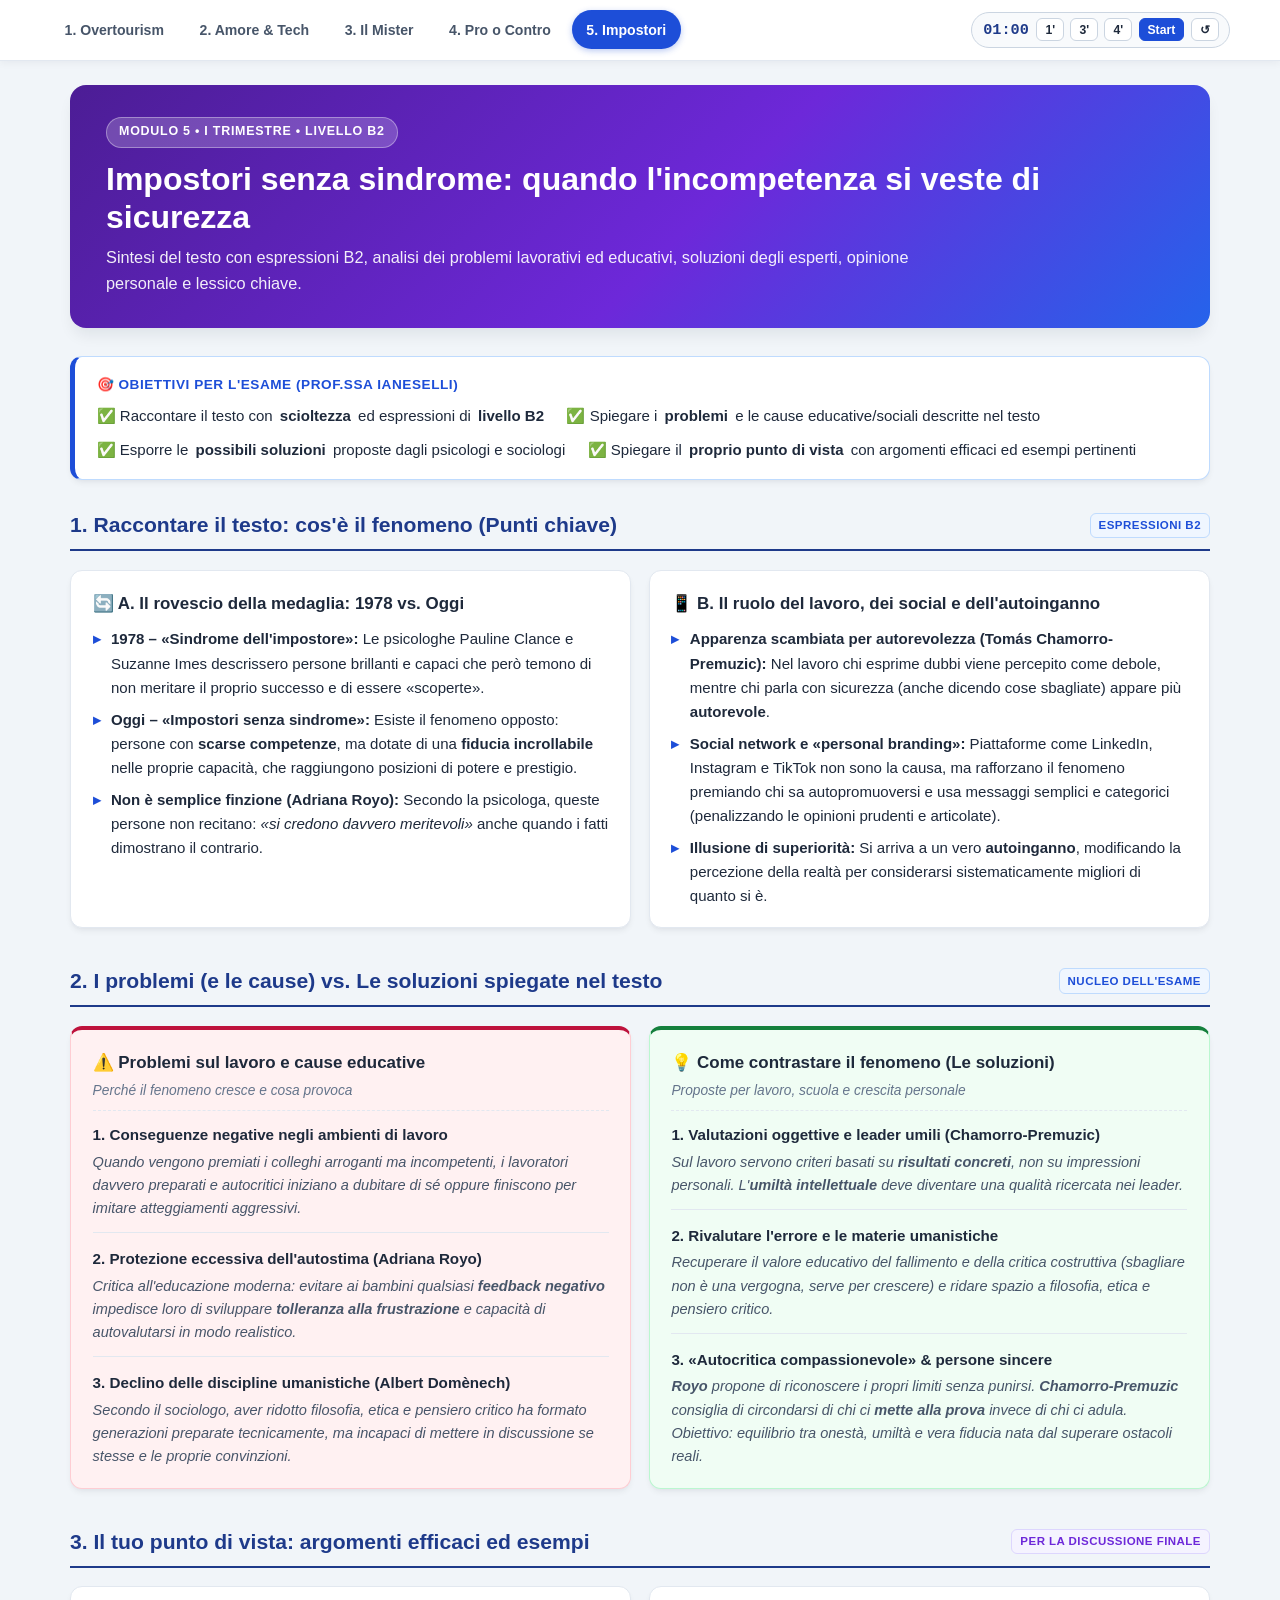
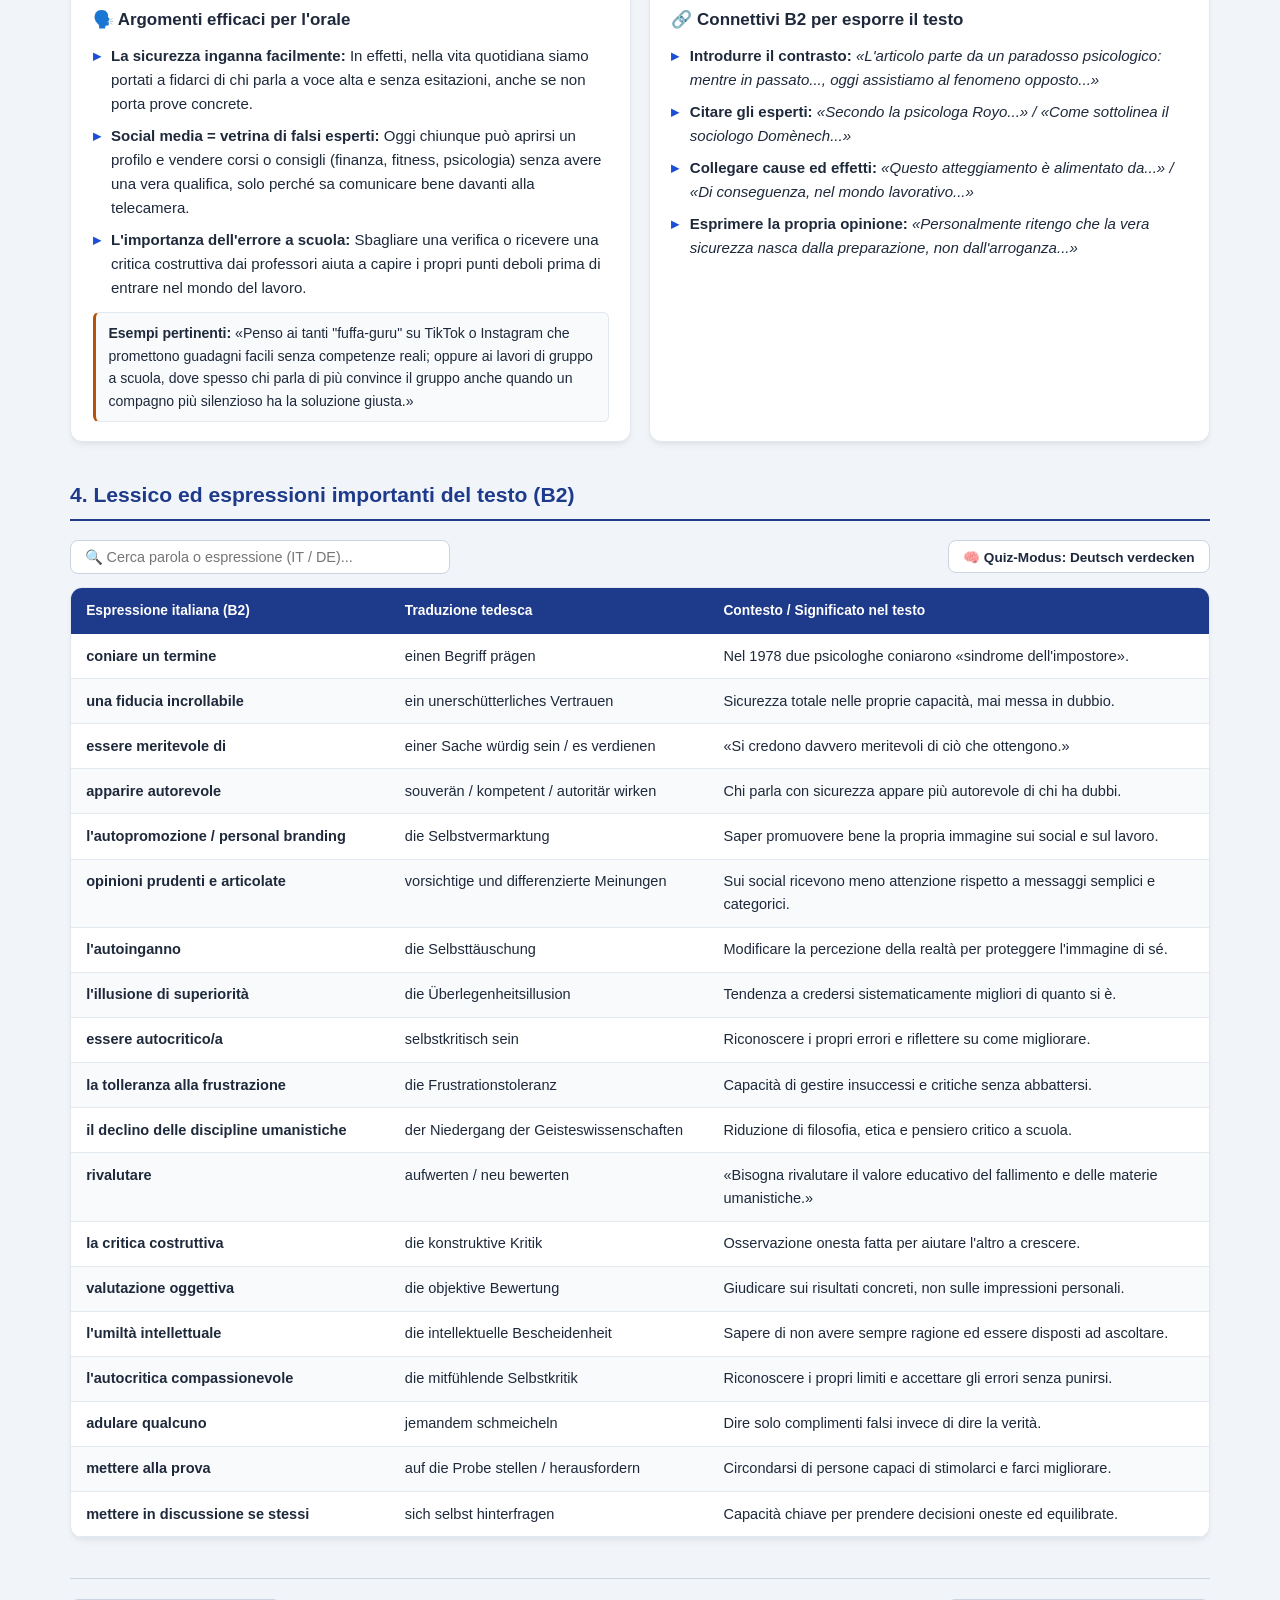
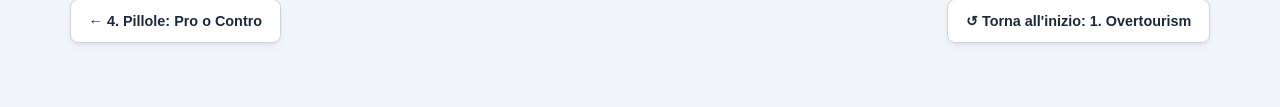
<file: 5-impostori.html>
<!DOCTYPE html>
<html lang="it">
<head>
  <meta charset="UTF-8">
  <meta name="viewport" content="width=device-width, initial-scale=1.0">
  <title>5. Impostori senza sindrome • Esame Orale Italiano</title>
  <link rel="stylesheet" href="style.css">
  <script src="app.js" defer></script>
</head>
<body>

  <!-- TOP NAVIGATION -->
  <header class="topbar">
    <div class="topbar-inner">
      <nav class="nav-links" aria-label="Moduli esame">
        <a href="1-overtourism.html" class="nav-link">1. Overtourism</a>
        <a href="2-amore-tecnologia.html" class="nav-link">2. Amore &amp; Tech</a>
        <a href="3-il-mister.html" class="nav-link">3. Il Mister</a>
        <a href="4-pro-o-contro.html" class="nav-link">4. Pro o Contro</a>
        <a href="5-impostori.html" class="nav-link active">5. Impostori</a>
      </nav>

      <div class="timer-widget" title="Prüfungs-Timer zum Üben">
        <span class="timer-display" id="timer-display">01:00</span>
        <button class="timer-btn" data-time="60">1'</button>
        <button class="timer-btn" data-time="180">3'</button>
        <button class="timer-btn" data-time="240">4'</button>
        <button class="timer-btn primary" id="timer-start">Start</button>
        <button class="timer-btn" id="timer-reset">↺</button>
      </div>
    </div>
  </header>

  <main class="container">

    <!-- HERO BANNER -->
    <section class="hero hero-purple">
      <span class="hero-tag">Modulo 5 • I Trimestre • Livello B2</span>
      <h1>Impostori senza sindrome: quando l'incompetenza si veste di sicurezza</h1>
      <p>Sintesi del testo con espressioni B2, analisi dei problemi lavorativi ed educativi, soluzioni degli esperti, opinione personale e lessico chiave.</p>
    </section>

    <!-- CHECKLISTE PRÜFUNGSANFORDERUNGEN -->
    <section class="checklist-box">
      <div class="checklist-title">🎯 Obiettivi per l'esame (Prof.ssa Ianeselli)</div>
      <ul class="checklist-items">
        <li>✅ Raccontare il testo con <strong>scioltezza</strong> ed espressioni di <strong>livello B2</strong></li>
        <li>✅ Spiegare i <strong>problemi</strong> e le cause educative/sociali descritte nel testo</li>
        <li>✅ Esporre le <strong>possibili soluzioni</strong> proposte dagli psicologi e sociologi</li>
        <li>✅ Spiegare il <strong>proprio punto di vista</strong> con argomenti efficaci ed esempi pertinenti</li>
      </ul>
    </section>

    <!-- 1. NACHERZÄHLUNG -->
    <section class="section">
      <div class="section-header">
        <h2>1. Raccontare il testo: cos'è il fenomeno (Punti chiave)</h2>
        <span class="badge badge-b2">Espressioni B2</span>
      </div>

      <div class="grid-2">
        <article class="card">
          <div class="card-title">🔄 A. Il rovescio della medaglia: 1978 vs. Oggi</div>
          <ul class="bullet-list">
            <li><strong>1978 – «Sindrome dell'impostore»:</strong> Le psicologhe Pauline Clance e Suzanne Imes descrissero persone brillanti e capaci che però temono di non meritare il proprio successo e di essere «scoperte».</li>
            <li><strong>Oggi – «Impostori senza sindrome»:</strong> Esiste il fenomeno opposto: persone con <strong>scarse competenze</strong>, ma dotate di una <strong>fiducia incrollabile</strong> nelle proprie capacità, che raggiungono posizioni di potere e prestigio.</li>
            <li><strong>Non è semplice finzione (Adriana Royo):</strong> Secondo la psicologa, queste persone non recitano: <em>«si credono davvero meritevoli»</em> anche quando i fatti dimostrano il contrario.</li>
          </ul>
        </article>

        <article class="card">
          <div class="card-title">📱 B. Il ruolo del lavoro, dei social e dell'autoinganno</div>
          <ul class="bullet-list">
            <li><strong>Apparenza scambiata per autorevolezza (Tomás Chamorro-Premuzic):</strong> Nel lavoro chi esprime dubbi viene percepito come debole, mentre chi parla con sicurezza (anche dicendo cose sbagliate) appare più <strong>autorevole</strong>.</li>
            <li><strong>Social network e «personal branding»:</strong> Piattaforme come LinkedIn, Instagram e TikTok non sono la causa, ma rafforzano il fenomeno premiando chi sa autopromuoversi e usa messaggi semplici e categorici (penalizzando le opinioni prudenti e articolate).</li>
            <li><strong>Illusione di superiorità:</strong> Si arriva a un vero <strong>autoinganno</strong>, modificando la percezione della realtà per considerarsi sistematicamente migliori di quanto si è.</li>
          </ul>
        </article>
      </div>
    </section>

    <!-- 2. PROBLEME, URSACHEN UND LÖSUNGEN -->
    <section class="section">
      <div class="section-header">
        <h2>2. I problemi (e le cause) vs. Le soluzioni spiegate nel testo</h2>
        <span class="badge badge-b2">Nucleo dell'esame</span>
      </div>

      <div class="grid-2">
        <!-- PROBLEME & URSACHEN -->
        <article class="card card-contra">
          <div class="card-title">⚠️ Problemi sul lavoro e cause educative</div>
          <div class="card-sub">Perché il fenomeno cresce e cosa provoca</div>

          <div class="arg-item">
            <div class="arg-heading">1. Conseguenze negative negli ambienti di lavoro</div>
            <p class="arg-quote">Quando vengono premiati i colleghi arroganti ma incompetenti, i lavoratori davvero preparati e autocritici iniziano a dubitare di sé oppure finiscono per imitare atteggiamenti aggressivi.</p>
          </div>

          <div class="arg-item">
            <div class="arg-heading">2. Protezione eccessiva dell'autostima (Adriana Royo)</div>
            <p class="arg-quote">Critica all'educazione moderna: evitare ai bambini qualsiasi <strong>feedback negativo</strong> impedisce loro di sviluppare <strong>tolleranza alla frustrazione</strong> e capacità di autovalutarsi in modo realistico.</p>
          </div>

          <div class="arg-item">
            <div class="arg-heading">3. Declino delle discipline umanistiche (Albert Domènech)</div>
            <p class="arg-quote">Secondo il sociologo, aver ridotto filosofia, etica e pensiero critico ha formato generazioni preparate tecnicamente, ma incapaci di mettere in discussione se stesse e le proprie convinzioni.</p>
          </div>
        </article>

        <!-- LÖSUNGEN -->
        <article class="card card-pro">
          <div class="card-title">💡 Come contrastare il fenomeno (Le soluzioni)</div>
          <div class="card-sub">Proposte per lavoro, scuola e crescita personale</div>

          <div class="arg-item">
            <div class="arg-heading">1. Valutazioni oggettive e leader umili (Chamorro-Premuzic)</div>
            <p class="arg-quote">Sul lavoro servono criteri basati su <strong>risultati concreti</strong>, non su impressioni personali. L'<strong>umiltà intellettuale</strong> deve diventare una qualità ricercata nei leader.</p>
          </div>

          <div class="arg-item">
            <div class="arg-heading">2. Rivalutare l'errore e le materie umanistiche</div>
            <p class="arg-quote">Recuperare il valore educativo del fallimento e della critica costruttiva (sbagliare non è una vergogna, serve per crescere) e ridare spazio a filosofia, etica e pensiero critico.</p>
          </div>

          <div class="arg-item">
            <div class="arg-heading">3. «Autocritica compassionevole» &amp; persone sincere</div>
            <p class="arg-quote"><strong>Royo</strong> propone di riconoscere i propri limiti senza punirsi. <strong>Chamorro-Premuzic</strong> consiglia di circondarsi di chi ci <strong>mette alla prova</strong> invece di chi ci adula. Obiettivo: equilibrio tra onestà, umiltà e vera fiducia nata dal superare ostacoli reali.</p>
          </div>
        </article>
      </div>
    </section>

    <!-- 3. EIGENE MEINUNG & BEISPIELE -->
    <section class="section">
      <div class="section-header">
        <h2>3. Il tuo punto di vista: argomenti efficaci ed esempi</h2>
        <span class="badge badge-both">Per la discussione finale</span>
      </div>

      <div class="grid-2">
        <article class="card">
          <div class="card-title">🗣️ Argomenti efficaci per l'orale</div>
          <ul class="bullet-list">
            <li><strong>La sicurezza inganna facilmente:</strong> In effetti, nella vita quotidiana siamo portati a fidarci di chi parla a voce alta e senza esitazioni, anche se non porta prove concrete.</li>
            <li><strong>Social media = vetrina di falsi esperti:</strong> Oggi chiunque può aprirsi un profilo e vendere corsi o consigli (finanza, fitness, psicologia) senza avere una vera qualifica, solo perché sa comunicare bene davanti alla telecamera.</li>
            <li><strong>L'importanza dell'errore a scuola:</strong> Sbagliare una verifica o ricevere una critica costruttiva dai professori aiuta a capire i propri punti deboli prima di entrare nel mondo del lavoro.</li>
          </ul>
          <div class="example-pill">
            <strong>Esempi pertinenti:</strong> «Penso ai tanti "fuffa-guru" su TikTok o Instagram che promettono guadagni facili senza competenze reali; oppure ai lavori di gruppo a scuola, dove spesso chi parla di più convince il gruppo anche quando un compagno più silenzioso ha la soluzione giusta.»
          </div>
        </article>

        <article class="card">
          <div class="card-title">🔗 Connettivi B2 per esporre il testo</div>
          <ul class="bullet-list">
            <li><strong>Introdurre il contrasto:</strong> <em>«L'articolo parte da un paradosso psicologico: mentre in passato..., oggi assistiamo al fenomeno opposto...»</em></li>
            <li><strong>Citare gli esperti:</strong> <em>«Secondo la psicologa Royo...» / «Come sottolinea il sociologo Domènech...»</em></li>
            <li><strong>Collegare cause ed effetti:</strong> <em>«Questo atteggiamento è alimentato da...» / «Di conseguenza, nel mondo lavorativo...»</em></li>
            <li><strong>Esprimere la propria opinione:</strong> <em>«Personalmente ritengo che la vera sicurezza nasca dalla preparazione, non dall'arroganza...»</em></li>
          </ul>
        </article>
      </div>
    </section>

    <!-- 4. VOKABELLISTE -->
    <section class="section">
      <div class="section-header">
        <h2>4. Lessico ed espressioni importanti del testo (B2)</h2>
      </div>

      <div class="toolbar">
        <input type="text" class="search-input" placeholder="🔍 Cerca parola o espressione (IT / DE)..." data-search-target="#vocab-impostori tbody tr">
        <button class="btn-outline" id="quiz-toggle">🧠 Quiz-Modus: Deutsch verdecken</button>
      </div>

      <div class="table-wrap" id="vocab-table-wrap">
        <table class="vocab-table" id="vocab-impostori">
          <thead>
            <tr>
              <th style="width: 28%;">Espressione italiana (B2)</th>
              <th style="width: 28%;">Traduzione tedesca</th>
              <th style="width: 44%;">Contesto / Significato nel testo</th>
            </tr>
          </thead>
          <tbody>
            <tr>
              <td class="vocab-it">coniare un termine</td>
              <td class="vocab-de">einen Begriff prägen</td>
              <td>Nel 1978 due psicologhe coniarono «sindrome dell'impostore».</td>
            </tr>
            <tr>
              <td class="vocab-it">una fiducia incrollabile</td>
              <td class="vocab-de">ein unerschütterliches Vertrauen</td>
              <td>Sicurezza totale nelle proprie capacità, mai messa in dubbio.</td>
            </tr>
            <tr>
              <td class="vocab-it">essere meritevole di</td>
              <td class="vocab-de">einer Sache würdig sein / es verdienen</td>
              <td>«Si credono davvero meritevoli di ciò che ottengono.»</td>
            </tr>
            <tr>
              <td class="vocab-it">apparire autorevole</td>
              <td class="vocab-de">souverän / kompetent / autoritär wirken</td>
              <td>Chi parla con sicurezza appare più autorevole di chi ha dubbi.</td>
            </tr>
            <tr>
              <td class="vocab-it">l'autopromozione / personal branding</td>
              <td class="vocab-de">die Selbstvermarktung</td>
              <td>Saper promuovere bene la propria immagine sui social e sul lavoro.</td>
            </tr>
            <tr>
              <td class="vocab-it">opinioni prudenti e articolate</td>
              <td class="vocab-de">vorsichtige und differenzierte Meinungen</td>
              <td>Sui social ricevono meno attenzione rispetto a messaggi semplici e categorici.</td>
            </tr>
            <tr>
              <td class="vocab-it">l'autoinganno</td>
              <td class="vocab-de">die Selbsttäuschung</td>
              <td>Modificare la percezione della realtà per proteggere l'immagine di sé.</td>
            </tr>
            <tr>
              <td class="vocab-it">l'illusione di superiorità</td>
              <td class="vocab-de">die Überlegenheitsillusion</td>
              <td>Tendenza a credersi sistematicamente migliori di quanto si è.</td>
            </tr>
            <tr>
              <td class="vocab-it">essere autocritico/a</td>
              <td class="vocab-de">selbstkritisch sein</td>
              <td>Riconoscere i propri errori e riflettere su come migliorare.</td>
            </tr>
            <tr>
              <td class="vocab-it">la tolleranza alla frustrazione</td>
              <td class="vocab-de">die Frustrationstoleranz</td>
              <td>Capacità di gestire insuccessi e critiche senza abbattersi.</td>
            </tr>
            <tr>
              <td class="vocab-it">il declino delle discipline umanistiche</td>
              <td class="vocab-de">der Niedergang der Geisteswissenschaften</td>
              <td>Riduzione di filosofia, etica e pensiero critico a scuola.</td>
            </tr>
            <tr>
              <td class="vocab-it">rivalutare</td>
              <td class="vocab-de">aufwerten / neu bewerten</td>
              <td>«Bisogna rivalutare il valore educativo del fallimento e delle materie umanistiche.»</td>
            </tr>
            <tr>
              <td class="vocab-it">la critica costruttiva</td>
              <td class="vocab-de">die konstruktive Kritik</td>
              <td>Osservazione onesta fatta per aiutare l'altro a crescere.</td>
            </tr>
            <tr>
              <td class="vocab-it">valutazione oggettiva</td>
              <td class="vocab-de">die objektive Bewertung</td>
              <td>Giudicare sui risultati concreti, non sulle impressioni personali.</td>
            </tr>
            <tr>
              <td class="vocab-it">l'umiltà intellettuale</td>
              <td class="vocab-de">die intellektuelle Bescheidenheit</td>
              <td>Sapere di non avere sempre ragione ed essere disposti ad ascoltare.</td>
            </tr>
            <tr>
              <td class="vocab-it">l'autocritica compassionevole</td>
              <td class="vocab-de">die mitfühlende Selbstkritik</td>
              <td>Riconoscere i propri limiti e accettare gli errori senza punirsi.</td>
            </tr>
            <tr>
              <td class="vocab-it">adulare qualcuno</td>
              <td class="vocab-de">jemandem schmeicheln</td>
              <td>Dire solo complimenti falsi invece di dire la verità.</td>
            </tr>
            <tr>
              <td class="vocab-it">mettere alla prova</td>
              <td class="vocab-de">auf die Probe stellen / herausfordern</td>
              <td>Circondarsi di persone capaci di stimolarci e farci migliorare.</td>
            </tr>
            <tr>
              <td class="vocab-it">mettere in discussione se stessi</td>
              <td class="vocab-de">sich selbst hinterfragen</td>
              <td>Capacità chiave per prendere decisioni oneste ed equilibrate.</td>
            </tr>
          </tbody>
        </table>
      </div>
    </section>

    <!-- FOOTER NAVIGATION -->
    <footer class="page-footer">
      <a href="4-pro-o-contro.html" class="footer-btn">← 4. Pillole: Pro o Contro</a>
      <a href="1-overtourism.html" class="footer-btn">↺ Torna all'inizio: 1. Overtourism</a>
    </footer>

  </main>
</body>
</html>
</file>
<file: style.css>
/* ==========================================================================
   ESERCITARE IL PARLATO • I TRIMESTRE
   Einheitliches Stylesheet für alle 5 Module
   ========================================================================== */

:root {
  --bg-page: #f1f5f9;
  --bg-card: #ffffff;
  --bg-subtle: #f8fafc;
  --text-main: #1e293b;
  --text-muted: #475569;
  --text-light: #64748b;
  --border: #e2e8f0;
  --border-strong: #cbd5e1;

  /* Akzentfarben */
  --primary: #1d4ed8;
  --primary-dark: #1e3a8a;
  --primary-light: #eff6ff;
  --primary-border: #bfdbfe;

  /* Fioretto (Kollegin) */
  --fio: #0284c7;
  --fio-bg: #f0f9ff;
  --fio-border: #bae6fd;

  /* Padre (Du) */
  --pad: #dc2626;
  --pad-bg: #fef2f2;
  --pad-border: #fecaca;

  /* Pro / Lösungen */
  --pro: #15803d;
  --pro-bg: #f0fdf4;
  --pro-border: #bbf7d0;

  /* Contra / Probleme */
  --contra: #be123c;
  --contra-bg: #fff1f2;
  --contra-border: #fecdd3;

  /* Tipps / Grammatik / Beispiele */
  --amber: #b45309;
  --amber-bg: #fffbeb;
  --amber-border: #fde68a;

  /* Connettivi / Struktur */
  --purple: #6d28d9;
  --purple-bg: #f5f3ff;
  --purple-border: #ddd6fe;

  --radius: 12px;
  --radius-sm: 8px;
  --shadow: 0 4px 6px -1px rgba(15, 23, 42, 0.06), 0 2px 4px -2px rgba(15, 23, 42, 0.04);
  --shadow-lg: 0 10px 15px -3px rgba(15, 23, 42, 0.08);
}

* {
  box-sizing: border-box;
  margin: 0;
  padding: 0;
}

body {
  font-family: 'Segoe UI', -apple-system, BlinkMacSystemFont, Roboto, Helvetica, Arial, sans-serif;
  background-color: var(--bg-page);
  color: var(--text-main);
  line-height: 1.6;
  padding-bottom: 4rem;
}

/* ==========================================================================
   TOP NAVIGATION & TIMER BAR
   ========================================================================== */

.topbar {
  position: sticky;
  top: 0;
  z-index: 1000;
  background: rgba(255, 255, 255, 0.96);
  backdrop-filter: blur(8px);
  border-bottom: 1px solid var(--border);
  box-shadow: 0 2px 8px rgba(15, 23, 42, 0.05);
}

.topbar-inner {
  max-width: 1220px;
  margin: 0 auto;
  padding: 0.65rem 1.25rem;
  display: flex;
  flex-wrap: wrap;
  align-items: center;
  justify-content: space-between;
  gap: 0.75rem;
}

.nav-links {
  display: flex;
  flex-wrap: wrap;
  gap: 0.4rem;
  align-items: center;
}

.nav-link {
  text-decoration: none;
  color: var(--text-muted);
  font-size: 0.88rem;
  font-weight: 600;
  padding: 0.45rem 0.85rem;
  border-radius: 999px;
  border: 1px solid transparent;
  transition: all 0.18s ease;
  white-space: nowrap;
}

.nav-link:hover {
  background: var(--primary-light);
  color: var(--primary);
}

.nav-link.active {
  background: var(--primary);
  color: #ffffff;
  box-shadow: 0 2px 6px rgba(29, 78, 216, 0.3);
}

/* Prüfungs-Timer im Header */
.timer-widget {
  display: flex;
  align-items: center;
  gap: 0.4rem;
  background: var(--bg-subtle);
  border: 1px solid var(--border-strong);
  padding: 0.3rem 0.65rem;
  border-radius: 999px;
  font-size: 0.85rem;
}

.timer-display {
  font-family: 'Consolas', 'Courier New', monospace;
  font-weight: 700;
  font-size: 0.95rem;
  color: var(--primary-dark);
  min-width: 48px;
  text-align: center;
}

.timer-display.timer-finished {
  color: var(--pad);
  animation: pulse 0.8s infinite;
}

@keyframes pulse {
  0%, 100% { opacity: 1; }
  50% { opacity: 0.35; }
}

.timer-btn {
  border: 1px solid var(--border-strong);
  background: #ffffff;
  color: var(--text-main);
  font-size: 0.76rem;
  font-weight: 600;
  padding: 0.22rem 0.5rem;
  border-radius: 6px;
  cursor: pointer;
  transition: all 0.15s ease;
}

.timer-btn:hover {
  background: var(--primary-light);
  border-color: var(--primary);
  color: var(--primary);
}

.timer-btn.primary {
  background: var(--primary);
  color: #fff;
  border-color: var(--primary);
}

.timer-btn.primary:hover {
  background: var(--primary-dark);
}

/* ==========================================================================
   MAIN CONTAINER & HERO BANNER
   ========================================================================== */

.container {
  max-width: 1180px;
  margin: 1.5rem auto 0;
  padding: 0 1.25rem;
}

.hero {
  background: linear-gradient(135deg, #1e3a8a 0%, #2563eb 55%, #0284c7 100%);
  color: #ffffff;
  border-radius: 16px;
  padding: 2rem 2.25rem;
  box-shadow: var(--shadow-lg);
  margin-bottom: 1.75rem;
  position: relative;
  overflow: hidden;
}

.hero.hero-green {
  background: linear-gradient(135deg, #14532d 0%, #15803d 55%, #0d9488 100%);
}

.hero.hero-rose {
  background: linear-gradient(135deg, #881337 0%, #be123c 55%, #e11d48 100%);
}

.hero.hero-purple {
  background: linear-gradient(135deg, #4c1d95 0%, #6d28d9 55%, #2563eb 100%);
}

.hero.hero-amber {
  background: linear-gradient(135deg, #78350f 0%, #b45309 55%, #d97706 100%);
}

.hero-tag {
  display: inline-block;
  background: rgba(255, 255, 255, 0.2);
  border: 1px solid rgba(255, 255, 255, 0.35);
  color: #ffffff;
  font-size: 0.78rem;
  font-weight: 700;
  letter-spacing: 0.06em;
  text-transform: uppercase;
  padding: 0.28rem 0.75rem;
  border-radius: 999px;
  margin-bottom: 0.75rem;
}

.hero h1 {
  font-size: 2rem;
  font-weight: 800;
  line-height: 1.2;
  margin-bottom: 0.45rem;
}

.hero p {
  font-size: 1.02rem;
  opacity: 0.92;
  max-width: 820px;
}

/* ==========================================================================
   SECTIONS & HEADINGS
   ========================================================================== */

.section {
  margin-bottom: 2.25rem;
}

.section-header {
  display: flex;
  flex-wrap: wrap;
  align-items: center;
  justify-content: space-between;
  gap: 0.75rem;
  border-bottom: 2px solid var(--primary-dark);
  padding-bottom: 0.45rem;
  margin-bottom: 1.15rem;
}

.section-header h2 {
  font-size: 1.32rem;
  font-weight: 800;
  color: var(--primary-dark);
  display: flex;
  align-items: center;
  gap: 0.5rem;
}

/* ==========================================================================
   CHECKLIST & CALLOUT BOXES
   ========================================================================== */

.checklist-box {
  background: #ffffff;
  border: 1px solid var(--primary-border);
  border-left: 5px solid var(--primary);
  border-radius: var(--radius);
  padding: 1.1rem 1.35rem;
  margin-bottom: 1.75rem;
  box-shadow: var(--shadow);
}

.checklist-title {
  font-size: 0.85rem;
  font-weight: 800;
  text-transform: uppercase;
  letter-spacing: 0.04em;
  color: var(--primary);
  margin-bottom: 0.5rem;
}

.checklist-items {
  display: flex;
  flex-wrap: wrap;
  gap: 0.6rem 1.4rem;
  list-style: none;
}

.checklist-items li {
  font-size: 0.94rem;
  color: var(--text-main);
  display: flex;
  align-items: center;
  gap: 0.45rem;
}

.callout {
  border-radius: var(--radius);
  padding: 1rem 1.25rem;
  margin-bottom: 1.1rem;
  border: 1px solid var(--border);
}

.callout-purple {
  background: var(--purple-bg);
  border-color: var(--purple-border);
  border-left: 4px solid var(--purple);
}

.callout-amber {
  background: var(--amber-bg);
  border-color: var(--amber-border);
  border-left: 4px solid var(--amber);
}

.callout-blue {
  background: var(--primary-light);
  border-color: var(--primary-border);
  border-left: 4px solid var(--primary);
}

.callout-title {
  font-weight: 700;
  font-size: 0.95rem;
  margin-bottom: 0.4rem;
  display: flex;
  align-items: center;
  gap: 0.45rem;
}

/* ==========================================================================
   GRIDS & CARDS
   ========================================================================== */

.grid-2 {
  display: grid;
  grid-template-columns: repeat(2, minmax(0, 1fr));
  gap: 1.1rem;
}

.grid-3 {
  display: grid;
  grid-template-columns: repeat(3, minmax(0, 1fr));
  gap: 1rem;
}

@media (max-width: 880px) {
  .grid-2, .grid-3 {
    grid-template-columns: 1fr;
  }
}

.card {
  background: var(--bg-card);
  border: 1px solid var(--border);
  border-radius: var(--radius);
  padding: 1.2rem 1.35rem;
  box-shadow: var(--shadow);
}

.card.span-2 {
  grid-column: span 2;
}

@media (max-width: 880px) {
  .card.span-2 {
    grid-column: span 1;
  }
}

.card-title {
  font-size: 1.06rem;
  font-weight: 700;
  color: var(--text-main);
  margin-bottom: 0.65rem;
  display: flex;
  align-items: center;
  justify-content: space-between;
  gap: 0.5rem;
}

.card-sub {
  font-size: 0.86rem;
  color: var(--text-light);
  font-style: italic;
  margin-top: -0.4rem;
  margin-bottom: 0.75rem;
  padding-bottom: 0.5rem;
  border-bottom: 1px dashed var(--border);
}

/* Farbige Karten-Varianten */
.card-pro {
  background: var(--pro-bg);
  border-color: var(--pro-border);
  border-top: 4px solid var(--pro);
}

.card-contra {
  background: var(--contra-bg);
  border-color: var(--contra-border);
  border-top: 4px solid var(--contra);
}

.card-fio {
  background: #ffffff;
  border-color: var(--fio-border);
  border-top: 4px solid var(--fio);
}

.card-pad {
  background: #ffffff;
  border-color: var(--pad-border);
  border-top: 4px solid var(--pad);
}

.card-amber {
  background: var(--amber-bg);
  border-color: var(--amber-border);
  border-top: 4px solid var(--amber);
}

/* ==========================================================================
   LISTS, NUMBERED ARGUMENTS & QUOTES
   ========================================================================== */

.bullet-list {
  list-style: none;
  display: flex;
  flex-direction: column;
  gap: 0.5rem;
}

.bullet-list li {
  position: relative;
  padding-left: 1.15rem;
  font-size: 0.94rem;
}

.bullet-list li::before {
  content: "▸";
  position: absolute;
  left: 0;
  color: var(--primary);
  font-weight: 700;
}

.card-pro .bullet-list li::before { color: var(--pro); }
.card-contra .bullet-list li::before { color: var(--contra); }
.card-fio .bullet-list li::before { color: var(--fio); }
.card-pad .bullet-list li::before { color: var(--pad); }

.arg-item {
  margin-bottom: 0.85rem;
  padding-bottom: 0.75rem;
  border-bottom: 1px solid var(--border);
}

.arg-item:last-child {
  margin-bottom: 0;
  padding-bottom: 0;
  border-bottom: none;
}

.arg-heading {
  font-weight: 700;
  font-size: 0.95rem;
  color: var(--text-main);
  margin-bottom: 0.2rem;
}

.arg-quote {
  font-size: 0.91rem;
  color: var(--text-muted);
  font-style: italic;
}

.example-pill {
  margin-top: 0.75rem;
  background: var(--bg-subtle);
  border: 1px solid var(--border);
  border-left: 3px solid var(--amber);
  padding: 0.55rem 0.8rem;
  border-radius: 6px;
  font-size: 0.88rem;
}

/* ==========================================================================
   BADGES & TAGS
   ========================================================================== */

.badge {
  display: inline-block;
  font-size: 0.72rem;
  font-weight: 800;
  letter-spacing: 0.04em;
  text-transform: uppercase;
  padding: 0.16rem 0.5rem;
  border-radius: 6px;
  white-space: nowrap;
}

.badge-fio {
  background: var(--fio-bg);
  color: var(--fio);
  border: 1px solid var(--fio-border);
}

.badge-pad {
  background: var(--pad-bg);
  color: var(--pad);
  border: 1px solid var(--pad-border);
}

.badge-both {
  background: var(--purple-bg);
  color: var(--purple);
  border: 1px solid var(--purple-border);
}

.badge-text {
  background: #f1f5f9;
  color: #334155;
  border: 1px solid #cbd5e1;
}

.badge-b2 {
  background: var(--primary-light);
  color: var(--primary);
  border: 1px solid var(--primary-border);
}

.badge-pro {
  background: var(--pro-bg);
  color: var(--pro);
  border: 1px solid var(--pro-border);
}

.badge-contra {
  background: var(--contra-bg);
  color: var(--contra);
  border: 1px solid var(--contra-border);
}

/* ==========================================================================
   VOCABULARY TABLE & SEARCH / QUIZ CONTROLS
   ========================================================================== */

.toolbar {
  display: flex;
  flex-wrap: wrap;
  align-items: center;
  justify-content: space-between;
  gap: 0.75rem;
  margin-bottom: 0.85rem;
}

.search-input {
  flex: 1;
  min-width: 220px;
  max-width: 380px;
  padding: 0.5rem 0.85rem;
  border: 1px solid var(--border-strong);
  border-radius: var(--radius-sm);
  font-size: 0.9rem;
  background: #ffffff;
  color: var(--text-main);
}

.search-input:focus {
  outline: none;
  border-color: var(--primary);
  box-shadow: 0 0 0 3px rgba(29, 78, 216, 0.12);
}

.btn-outline {
  background: #ffffff;
  border: 1px solid var(--border-strong);
  color: var(--text-main);
  font-size: 0.85rem;
  font-weight: 600;
  padding: 0.45rem 0.9rem;
  border-radius: var(--radius-sm);
  cursor: pointer;
  transition: all 0.15s ease;
}

.btn-outline:hover {
  border-color: var(--primary);
  color: var(--primary);
  background: var(--primary-light);
}

.btn-outline.active {
  background: var(--primary);
  color: #ffffff;
  border-color: var(--primary);
}

.table-wrap {
  background: #ffffff;
  border-radius: var(--radius);
  border: 1px solid var(--border);
  box-shadow: var(--shadow);
  overflow-x: auto;
}

.vocab-table {
  width: 100%;
  border-collapse: collapse;
  font-size: 0.91rem;
}

.vocab-table thead th {
  background: var(--primary-dark);
  color: #ffffff;
  text-align: left;
  padding: 0.75rem 0.95rem;
  font-weight: 700;
  font-size: 0.86rem;
}

.vocab-table tbody tr {
  border-bottom: 1px solid var(--border);
}

.vocab-table tbody tr:nth-child(even) {
  background: var(--bg-subtle);
}

.vocab-table tbody tr:hover {
  background: var(--primary-light);
}

.vocab-table td {
  padding: 0.65rem 0.95rem;
  vertical-align: top;
}

.vocab-it {
  font-weight: 700;
  color: var(--text-main);
}

/* Selbsttest-Blur für deutsche Spalte */
.quiz-active .vocab-de {
  filter: blur(5px);
  user-select: none;
  cursor: pointer;
  transition: filter 0.2s ease;
}

.quiz-active .vocab-de:hover,
.quiz-active .vocab-de.revealed {
  filter: blur(0);
}

/* ==========================================================================
   FILTER PILLS (für 20 Themen in Modul 4)
   ========================================================================== */

.filter-pills {
  display: flex;
  flex-wrap: wrap;
  gap: 0.45rem;
}

.pill-btn {
  border: 1px solid var(--border-strong);
  background: #ffffff;
  color: var(--text-muted);
  font-size: 0.84rem;
  font-weight: 600;
  padding: 0.35rem 0.8rem;
  border-radius: 999px;
  cursor: pointer;
  transition: all 0.15s ease;
}

.pill-btn:hover {
  border-color: var(--primary);
  color: var(--primary);
}

.pill-btn.active {
  background: var(--primary);
  color: #ffffff;
  border-color: var(--primary);
}

/* ==========================================================================
   FOOTER & NAVIGATION LINKS BOTTOM
   ========================================================================== */

.page-footer {
  margin-top: 2.5rem;
  padding-top: 1.25rem;
  border-top: 1px solid var(--border-strong);
  display: flex;
  justify-content: space-between;
  align-items: center;
  flex-wrap: wrap;
  gap: 1rem;
}

.footer-btn {
  display: inline-flex;
  align-items: center;
  gap: 0.45rem;
  text-decoration: none;
  background: #ffffff;
  border: 1px solid var(--border-strong);
  color: var(--text-main);
  font-weight: 700;
  font-size: 0.9rem;
  padding: 0.6rem 1.1rem;
  border-radius: var(--radius-sm);
  box-shadow: var(--shadow);
  transition: all 0.15s ease;
}

.footer-btn:hover {
  border-color: var(--primary);
  color: var(--primary);
  transform: translateY(-1px);
}

/* ==========================================================================
   PRINT STYLES
   ========================================================================== */

@media print {
  .topbar, .toolbar, .page-footer, .filter-pills {
    display: none !important;
  }
  body {
    background: #ffffff;
    padding: 0;
  }
  .card, .table-wrap, .checklist-box {
    box-shadow: none;
    break-inside: avoid;
  }
  .quiz-active .vocab-de {
    filter: none !important;
  }
}
</file>
